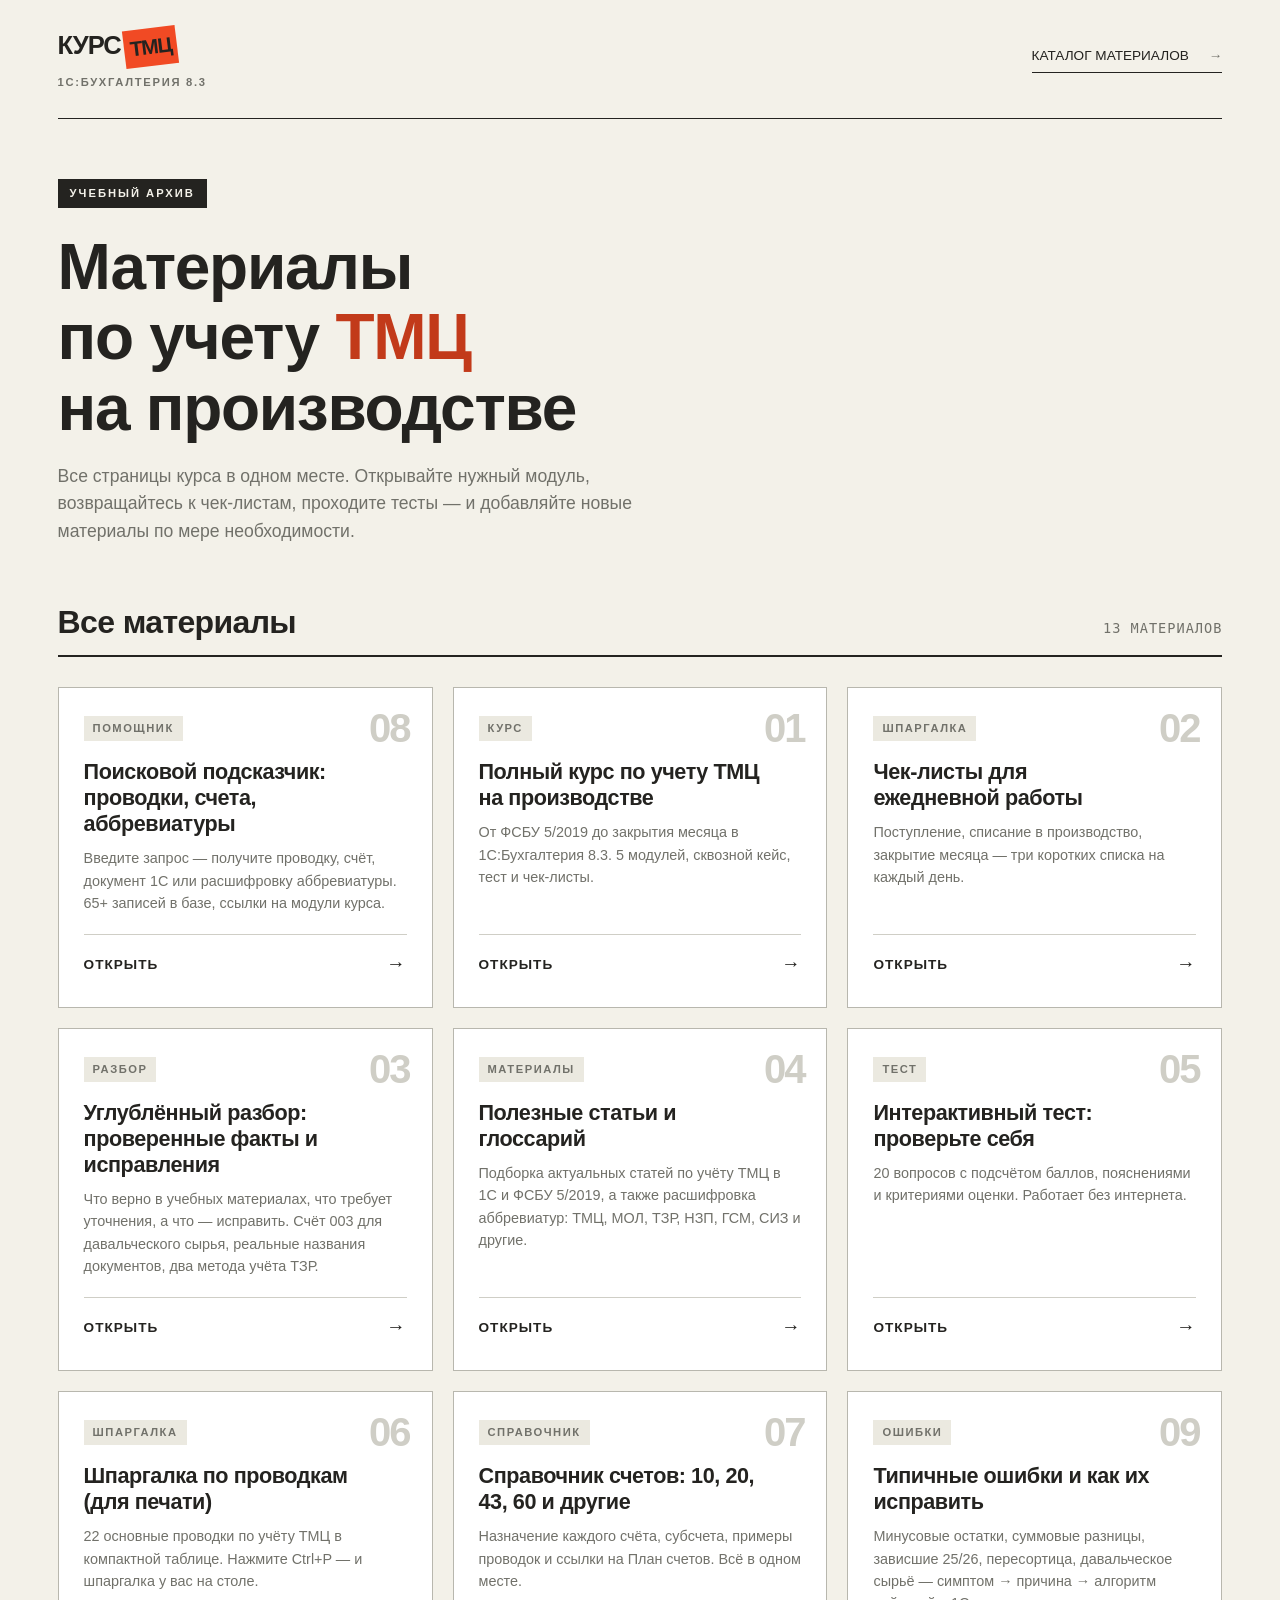
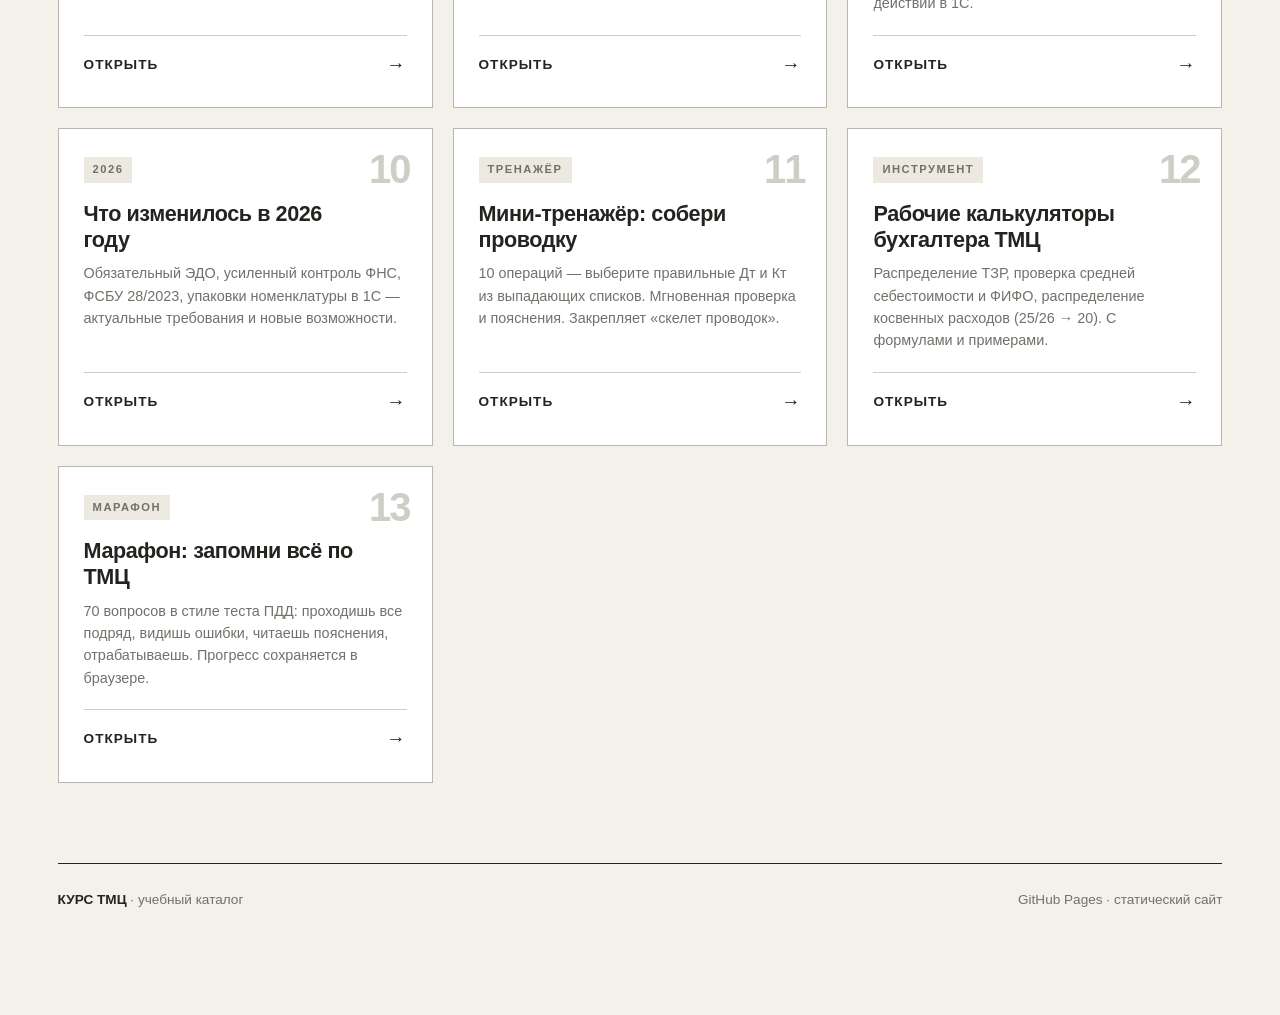
<file: index.html>
<!DOCTYPE html>
<html lang="ru">
<head>
    <meta charset="UTF-8">
    <meta name="viewport" content="width=device-width, initial-scale=1.0">
    <title>Каталог материалов · 1С:Бухгалтерия 8.3</title>
    <!-- Подключаем общий файл стилей -->
    <link rel="stylesheet" href="style.css">
</head>
<body>

    <header class="header">
        <a href="index.html" class="wordmark">
            КУРС<span>ТМЦ</span>
            <i>1С:БУХГАЛТЕРИЯ 8.3</i>
        </a>
        <div class="header-nav">
            КАТАЛОГ МАТЕРИАЛОВ <span>→</span>
        </div>
    </header>

    <div class="page-wrap">

        <section class="hero">
            <div class="hero-tag">УЧЕБНЫЙ АРХИВ</div>
            <h1>Материалы<br>по учету <em>ТМЦ</em><br>на производстве</h1>
            <p class="hero-desc">
                Все страницы курса в одном месте. Открывайте нужный модуль,
                возвращайтесь к чек-листам, проходите тесты — и добавляйте новые материалы по мере необходимости.
            </p>
        </section>

        <section>
            <div class="catalog-header">
                <h2>Все материалы</h2>
                <div class="catalog-count" id="catalogCount">—</div>
            </div>
            <div class="grid" id="grid">
                <!-- Карточки рендерятся из JS -->
            </div>
        </section>

        

        <footer class="footer">
            <div><strong>КУРС ТМЦ</strong> · учебный каталог</div>
            <div>GitHub Pages · статический сайт</div>
        </footer>

    </div>

    <script>
        const materials = [
            {
                num:   "08",
                tag:   "ПОМОЩНИК",
                title: "Поисковой подсказчик: проводки, счета, аббревиатуры",
                desc:  "Введите запрос — получите проводку, счёт, документ 1С или расшифровку аббревиатуры. 65+ записей в базе, ссылки на модули курса.",
                url:   "tmc_search.html"
            },
            {
                num:   "01",
                tag:   "КУРС",
                title: "Полный курс по учету ТМЦ на производстве",
                desc:  "От ФСБУ 5/2019 до закрытия месяца в 1С:Бухгалтерия 8.3. 5 модулей, сквозной кейс, тест и чек-листы.",
                url:   "tmc_deepseek.html" /* Имя вашего файла с курсом */
            },
            {
                num:   "02",
                tag:   "ШПАРГАЛКА",
                title: "Чек-листы для ежедневной работы",
                desc:  "Поступление, списание в производство, закрытие месяца — три коротких списка на каждый день.",
                url:   "tmc_deepseek.html#checklists"
            },
            {
                num:   "03",
                tag:   "РАЗБОР",
                title: "Углублённый разбор: проверенные факты и исправления",
                desc:  "Что верно в учебных материалах, что требует уточнения, а что — исправить. Счёт 003 для давальческого сырья, реальные названия документов, два метода учёта ТЗР.",
                url:   "tmc_research.html"
            },
            {
                num:   "04",
                tag:   "МАТЕРИАЛЫ",
                title: "Полезные статьи и глоссарий",
                desc:  "Подборка актуальных статей по учёту ТМЦ в 1С и ФСБУ 5/2019, а также расшифровка аббревиатур: ТМЦ, МОЛ, ТЗР, НЗП, ГСМ, СИЗ и другие.",
                url:   "tmc_resources.html"
            },
            {
                num:   "05",
                tag:   "ТЕСТ",
                title: "Интерактивный тест: проверьте себя",
                desc:  "20 вопросов с подсчётом баллов, пояснениями и критериями оценки. Работает без интернета.",
                url:   "tmc_test.html"
            },
            {
                num:   "06",
                tag:   "ШПАРГАЛКА",
                title: "Шпаргалка по проводкам (для печати)",
                desc:  "22 основные проводки по учёту ТМЦ в компактной таблице. Нажмите Ctrl+P — и шпаргалка у вас на столе.",
                url:   "tmc_cheatsheet.html"
            },
            {
                num:   "07",
                tag:   "СПРАВОЧНИК",
                title: "Справочник счетов: 10, 20, 43, 60 и другие",
                desc:  "Назначение каждого счёта, субсчета, примеры проводок и ссылки на План счетов. Всё в одном месте.",
                url:   "tmc_accounts.html"
            },
            {
                num:   "09",
                tag:   "ОШИБКИ",
                title: "Типичные ошибки и как их исправить",
                desc:  "Минусовые остатки, суммовые разницы, зависшие 25/26, пересортица, давальческое сырьё — симптом → причина → алгоритм действий в 1С.",
                url:   "tmc_errors.html"
            },
            {
                num:   "10",
                tag:   "2026",
                title: "Что изменилось в 2026 году",
                desc:  "Обязательный ЭДО, усиленный контроль ФНС, ФСБУ 28/2023, упаковки номенклатуры в 1С — актуальные требования и новые возможности.",
                url:   "tmc_2026.html"
            },
            {
                num:   "11",
                tag:   "ТРЕНАЖЁР",
                title: "Мини-тренажёр: собери проводку",
                desc:  "10 операций — выберите правильные Дт и Кт из выпадающих списков. Мгновенная проверка и пояснения. Закрепляет «скелет проводок».",
                url:   "tmc_trainer.html"
            },
            {
                num:   "12",
                tag:   "ИНСТРУМЕНТ",
                title: "Рабочие калькуляторы бухгалтера ТМЦ",
                desc:  "Распределение ТЗР, проверка средней себестоимости и ФИФО, распределение косвенных расходов (25/26 → 20). С формулами и примерами.",
                url:   "tmc_calculator.html"
            },
            {
                num:   "13",
                tag:   "МАРАФОН",
                title: "Марафон: запомни всё по ТМЦ",
                desc:  "70 вопросов в стиле теста ПДД: проходишь все подряд, видишь ошибки, читаешь пояснения, отрабатываешь. Прогресс сохраняется в браузере.",
                url:   "tmc_marathon.html"
            }
        ];

        (function render() {
            const grid = document.getElementById('grid');
            const count = document.getElementById('catalogCount');

            if (!materials.length) {
                grid.innerHTML = '<div class="empty-state"><p>Пока нет ни одного материала.</p></div>';
                count.textContent = '0 материалов';
                return;
            }

            grid.innerHTML = materials.map(item => `
                <a class="card" href="${item.url}">
                    <span class="card-num">${item.num}</span>
                    <span class="card-tag">${item.tag}</span>
                    <h3 class="card-title">${item.title}</h3>
                    <p class="card-desc">${item.desc}</p>
                    <div class="card-cta">Открыть <span>→</span></div>
                </a>
            `).join('');

            const word = materials.length === 1 ? 'материал' : materials.length < 5 ? 'материала' : 'материалов';
            count.textContent = `${materials.length} ${word}`;
        })();
    </script>
</body>
</html>
</file>
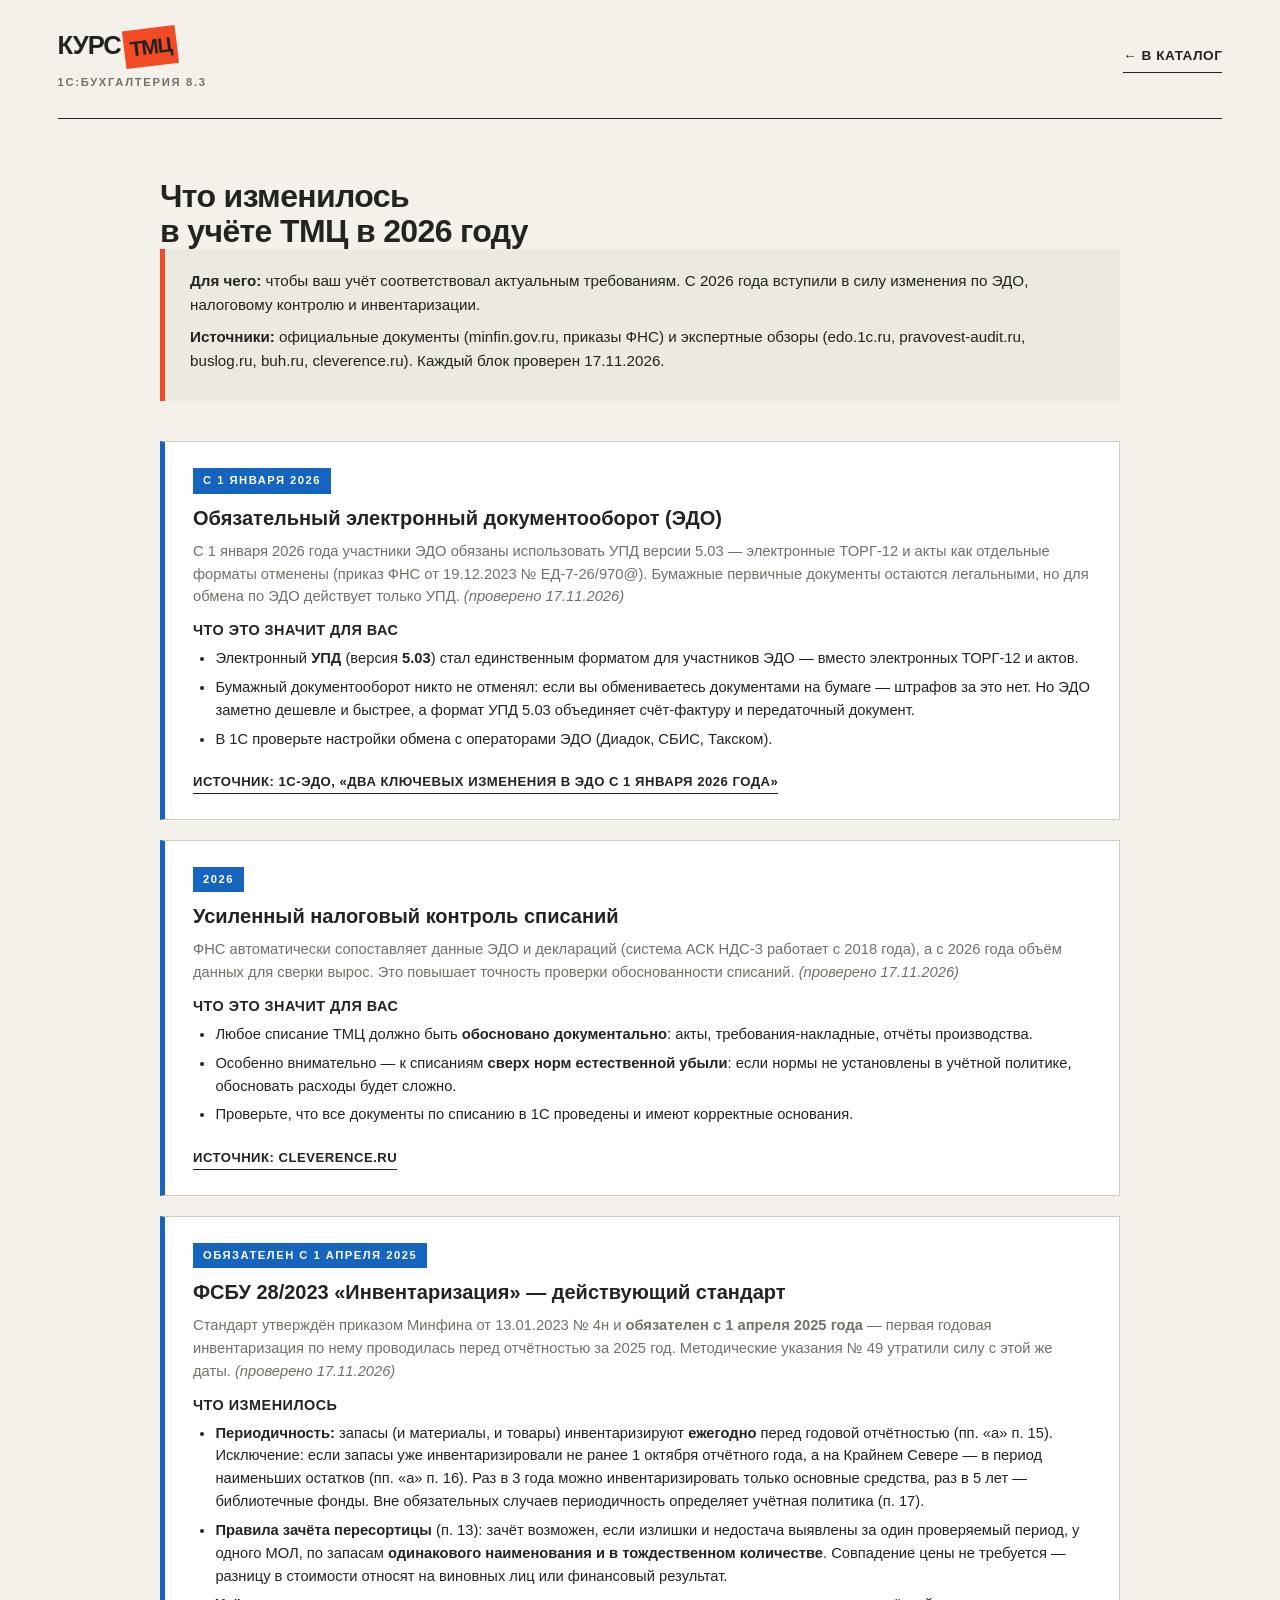
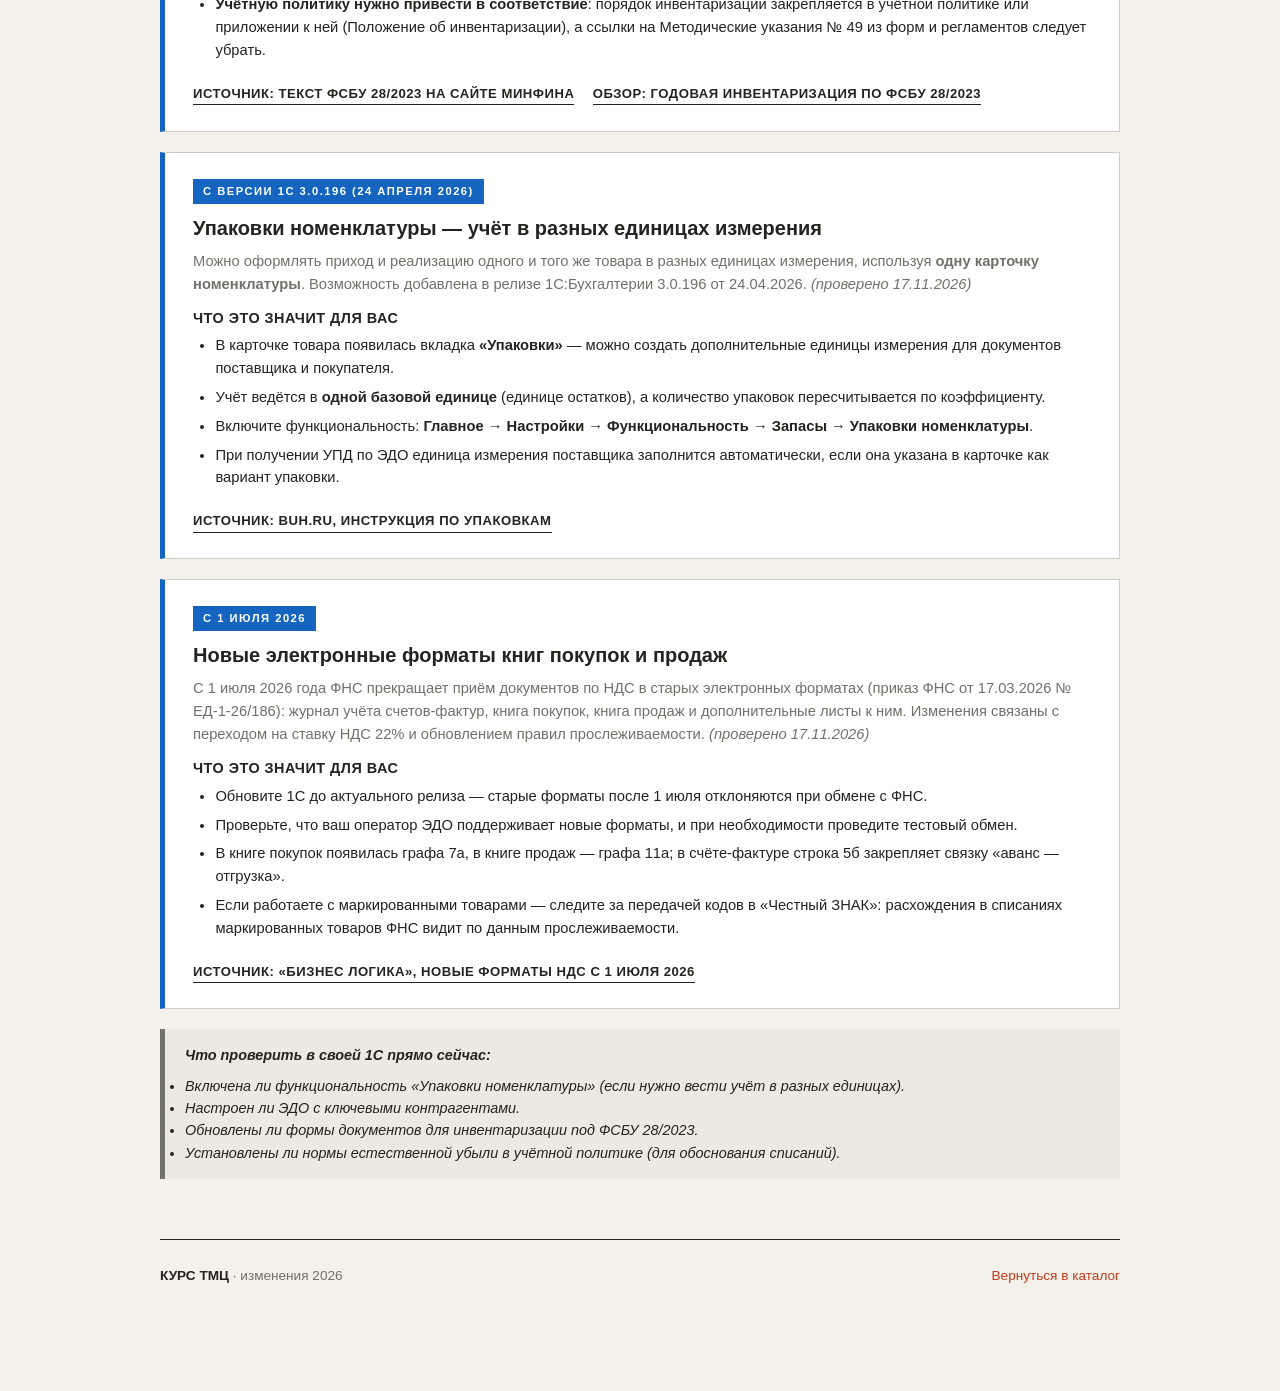
<file: tmc_2026.html>
<!DOCTYPE html>
<html lang="ru">
<head>
    <meta charset="UTF-8">
    <meta name="viewport" content="width=device-width, initial-scale=1.0">
    <title>Что изменилось в учёте ТМЦ в 2026 году</title>
    <link rel="stylesheet" href="style.css">
    <style>
        .change-card {
            background: var(--p-white);
            border: 1px solid var(--color-border);
            border-left: 5px solid #1565c0;
            padding: 25px 28px;
            margin-bottom: 20px;
        }
        .change-date {
            display: inline-block;
            font-size: 0.7rem;
            letter-spacing: 1.5px;
            font-weight: 700;
            padding: 4px 10px;
            background: #1565c0;
            color: white;
            text-transform: uppercase;
            margin-bottom: 12px;
        }
        .change-title {
            font-family: var(--font-display);
            font-size: 1.25rem;
            font-weight: 700;
            margin-bottom: 10px;
            line-height: 1.2;
        }
        .change-desc {
            font-size: 0.92rem;
            color: var(--color-text-muted);
            margin-bottom: 15px;
        }
        .change-what h4 {
            font-family: var(--font-text);
            font-weight: 700;
            font-size: 0.9rem;
            text-transform: uppercase;
            letter-spacing: 0.5px;
            margin: 15px 0 8px 0;
            color: var(--color-text);
        }
        .change-what ul {
            margin: 0 0 10px 0;
            padding-left: 1.4em;
        }
        .change-what li { margin-bottom: 6px; font-size: 0.92rem; }
        .source-link {
            display: inline-block;
            margin-top: 12px;
            font-size: 0.82rem;
            font-weight: 700;
            text-transform: uppercase;
            letter-spacing: 0.5px;
            border-bottom: 1px solid var(--color-text);
            color: var(--color-text);
        }
        .source-link:hover { color: var(--color-accent-text); border-bottom-color: var(--color-accent-text); }
        .law-ref {
            font-size: 0.8rem;
            color: var(--color-text-muted);
            font-style: italic;
            margin-top: 8px;
        }
    </style>
</head>
<body>

    <header class="header">
        <a href="index.html" class="wordmark">КУРС<span>ТМЦ</span><i>1С:БУХГАЛТЕРИЯ 8.3</i></a>
        <div class="header-nav"><a href="index.html">← В КАТАЛОГ</a></div>
    </header>

    <div class="course-wrap">

        <h1>Что изменилось<br>в учёте ТМЦ в 2026 году</h1>

        <div class="course-info">
            <p><strong>Для чего:</strong> чтобы ваш учёт соответствовал актуальным требованиям. С 2026 года вступили в силу изменения по ЭДО, налоговому контролю и инвентаризации.</p>
            <p><strong>Источники:</strong> официальные документы (minfin.gov.ru, приказы ФНС) и экспертные обзоры (edo.1c.ru, pravovest-audit.ru, buslog.ru, buh.ru, cleverence.ru). Каждый блок проверен 17.11.2026.</p>
        </div>

        <!-- Изменение 1 -->
        <div class="change-card">
            <span class="change-date">С 1 января 2026</span>
            <div class="change-title">Обязательный электронный документооборот (ЭДО)</div>
            <div class="change-desc">
                С 1 января 2026 года участники ЭДО обязаны использовать УПД версии 5.03 — электронные ТОРГ-12 и акты как отдельные форматы отменены (приказ ФНС от 19.12.2023 № ЕД-7-26/970@). Бумажные первичные документы остаются легальными, но для обмена по ЭДО действует только УПД. <em>(проверено 17.11.2026)</em>
            </div>
            <div class="change-what">
                <h4>Что это значит для вас</h4>
                <ul>
                    <li>Электронный <strong>УПД</strong> (версия <strong>5.03</strong>) стал единственным форматом для участников ЭДО — вместо электронных ТОРГ-12 и актов.</li>
                    <li>Бумажный документооборот никто не отменял: если вы обмениваетесь документами на бумаге — штрафов за это нет. Но ЭДО заметно дешевле и быстрее, а формат УПД 5.03 объединяет счёт-фактуру и передаточный документ.</li>
                    <li>В 1С проверьте настройки обмена с операторами ЭДО (Диадок, СБИС, Такском).</li>
                </ul>
            </div>
            <a href="https://edo.1c.ru/news/dva-klyuchevykh-izmeneniya-v-edo-s-1-yanvarya-2026-goda" class="source-link" target="_blank">Источник: 1С-ЭДО, «Два ключевых изменения в ЭДО с 1 января 2026 года»</a>
        </div>

        <!-- Изменение 2 -->
        <div class="change-card">
            <span class="change-date">2026</span>
            <div class="change-title">Усиленный налоговый контроль списаний</div>
            <div class="change-desc">
                ФНС автоматически сопоставляет данные ЭДО и деклараций (система АСК НДС-3 работает с 2018 года), а с 2026 года объём данных для сверки вырос. Это повышает точность проверки обоснованности списаний. <em>(проверено 17.11.2026)</em>
            </div>
            <div class="change-what">
                <h4>Что это значит для вас</h4>
                <ul>
                    <li>Любое списание ТМЦ должно быть <strong>обосновано документально</strong>: акты, требования-накладные, отчёты производства.</li>
                    <li>Особенно внимательно — к списаниям <strong>сверх норм естественной убыли</strong>: если нормы не установлены в учётной политике, обосновать расходы будет сложно.</li>
                    <li>Проверьте, что все документы по списанию в 1С проведены и имеют корректные основания.</li>
                </ul>
            </div>
            <a href="https://www.cleverence.ru/articles/bukhgalteriya/uchet-tmts-na-predpriyatii-pravila-poryadok-i-metody-spisaniya-tovarno-materialnykh-tsennostey-v-org/" class="source-link" target="_blank">Источник: cleverence.ru</a>
        </div>

        <!-- Изменение 3 -->
        <div class="change-card">
            <span class="change-date">Обязателен с 1 апреля 2025</span>
            <div class="change-title">ФСБУ 28/2023 «Инвентаризация» — действующий стандарт</div>
            <div class="change-desc">
                Стандарт утверждён приказом Минфина от 13.01.2023 № 4н и <strong>обязателен с 1 апреля 2025 года</strong> — первая годовая инвентаризация по нему проводилась перед отчётностью за 2025 год. Методические указания № 49 утратили силу с этой же даты. <em>(проверено 17.11.2026)</em>
            </div>
            <div class="change-what">
                <h4>Что изменилось</h4>
                <ul>
                    <li><strong>Периодичность:</strong> запасы (и материалы, и товары) инвентаризируют <strong>ежегодно</strong> перед годовой отчётностью (пп. «а» п. 15). Исключение: если запасы уже инвентаризировали не ранее 1 октября отчётного года, а на Крайнем Севере — в период наименьших остатков (пп. «а» п. 16). Раз в 3 года можно инвентаризировать только основные средства, раз в 5 лет — библиотечные фонды. Вне обязательных случаев периодичность определяет учётная политика (п. 17).</li>
                    <li><strong>Правила зачёта пересортицы</strong> (п. 13): зачёт возможен, если излишки и недостача выявлены за один проверяемый период, у одного МОЛ, по запасам <strong>одинакового наименования и в тождественном количестве</strong>. Совпадение цены не требуется — разницу в стоимости относят на виновных лиц или финансовый результат.</li>
                    <li><strong>Учётную политику нужно привести в соответствие</strong>: порядок инвентаризации закрепляется в учётной политике или приложении к ней (Положение об инвентаризации), а ссылки на Методические указания № 49 из форм и регламентов следует убрать.</li>
                </ul>
            </div>
            <a href="https://minfin.gov.ru/ru/document?id_4=301717" class="source-link" target="_blank">Источник: текст ФСБУ 28/2023 на сайте Минфина</a>
            <a href="https://pravovest-audit.ru/nashi-statii-nalogi-i-buhuchet/provedenie-godovoy-inventarizatsii-v-2025-godu-po-fsbu-28-2023/" class="source-link" target="_blank" style="margin-left: 14px;">Обзор: годовая инвентаризация по ФСБУ 28/2023</a>
        </div>

        <!-- Изменение 4 -->
        <div class="change-card">
            <span class="change-date">С версии 1С 3.0.196 (24 апреля 2026)</span>
            <div class="change-title">Упаковки номенклатуры — учёт в разных единицах измерения</div>
            <div class="change-desc">
                Можно оформлять приход и реализацию одного и того же товара в разных единицах измерения, используя <strong>одну карточку номенклатуры</strong>. Возможность добавлена в релизе 1С:Бухгалтерии 3.0.196 от 24.04.2026. <em>(проверено 17.11.2026)</em>
            </div>
            <div class="change-what">
                <h4>Что это значит для вас</h4>
                <ul>
                    <li>В карточке товара появилась вкладка <strong>«Упаковки»</strong> — можно создать дополнительные единицы измерения для документов поставщика и покупателя.</li>
                    <li>Учёт ведётся в <strong>одной базовой единице</strong> (единице остатков), а количество упаковок пересчитывается по коэффициенту.</li>
                    <li>Включите функциональность: <strong>Главное → Настройки → Функциональность → Запасы → Упаковки номенклатуры</strong>.</li>
                    <li>При получении УПД по ЭДО единица измерения поставщика заполнится автоматически, если она указана в карточке как вариант упаковки.</li>
                </ul>
            </div>
            <a href="https://buh.ru/video/1s-bukhgalteriya-8-kak-uchityvat-upakovki-nomenklatury.html" class="source-link" target="_blank">Источник: buh.ru, инструкция по упаковкам</a>
        </div>

        <!-- Изменение 5 -->
        <div class="change-card">
            <span class="change-date">С 1 июля 2026</span>
            <div class="change-title">Новые электронные форматы книг покупок и продаж</div>
            <div class="change-desc">
                С 1 июля 2026 года ФНС прекращает приём документов по НДС в старых электронных форматах (приказ ФНС от 17.03.2026 № ЕД-1-26/186): журнал учёта счетов-фактур, книга покупок, книга продаж и дополнительные листы к ним. Изменения связаны с переходом на ставку НДС 22% и обновлением правил прослеживаемости. <em>(проверено 17.11.2026)</em>
            </div>
            <div class="change-what">
                <h4>Что это значит для вас</h4>
                <ul>
                    <li>Обновите 1С до актуального релиза — старые форматы после 1 июля отклоняются при обмене с ФНС.</li>
                    <li>Проверьте, что ваш оператор ЭДО поддерживает новые форматы, и при необходимости проведите тестовый обмен.</li>
                    <li>В книге покупок появилась графа 7а, в книге продаж — графа 11а; в счёте-фактуре строка 5б закрепляет связку «аванс — отгрузка».</li>
                    <li>Если работаете с маркированными товарами — следите за передачей кодов в «Честный ЗНАК»: расхождения в списаниях маркированных товаров ФНС видит по данным прослеживаемости.</li>
                </ul>
            </div>
            <a href="https://www.buslog.ru/service/articles/bp/novye-formaty-nds/" class="source-link" target="_blank">Источник: «Бизнес Логика», новые форматы НДС с 1 июля 2026</a>
        </div>

        <div class="self-check">
            <strong>Что проверить в своей 1С прямо сейчас:</strong>
            <ul style="margin-top: 8px;">
                <li>Включена ли функциональность «Упаковки номенклатуры» (если нужно вести учёт в разных единицах).</li>
                <li>Настроен ли ЭДО с ключевыми контрагентами.</li>
                <li>Обновлены ли формы документов для инвентаризации под ФСБУ 28/2023.</li>
                <li>Установлены ли нормы естественной убыли в учётной политике (для обоснования списаний).</li>
            </ul>
        </div>

        <footer class="footer">
            <div><strong>КУРС ТМЦ</strong> · изменения 2026</div>
            <div><a href="index.html">Вернуться в каталог</a></div>
        </footer>
    </div>
</body>
</html>
</file>
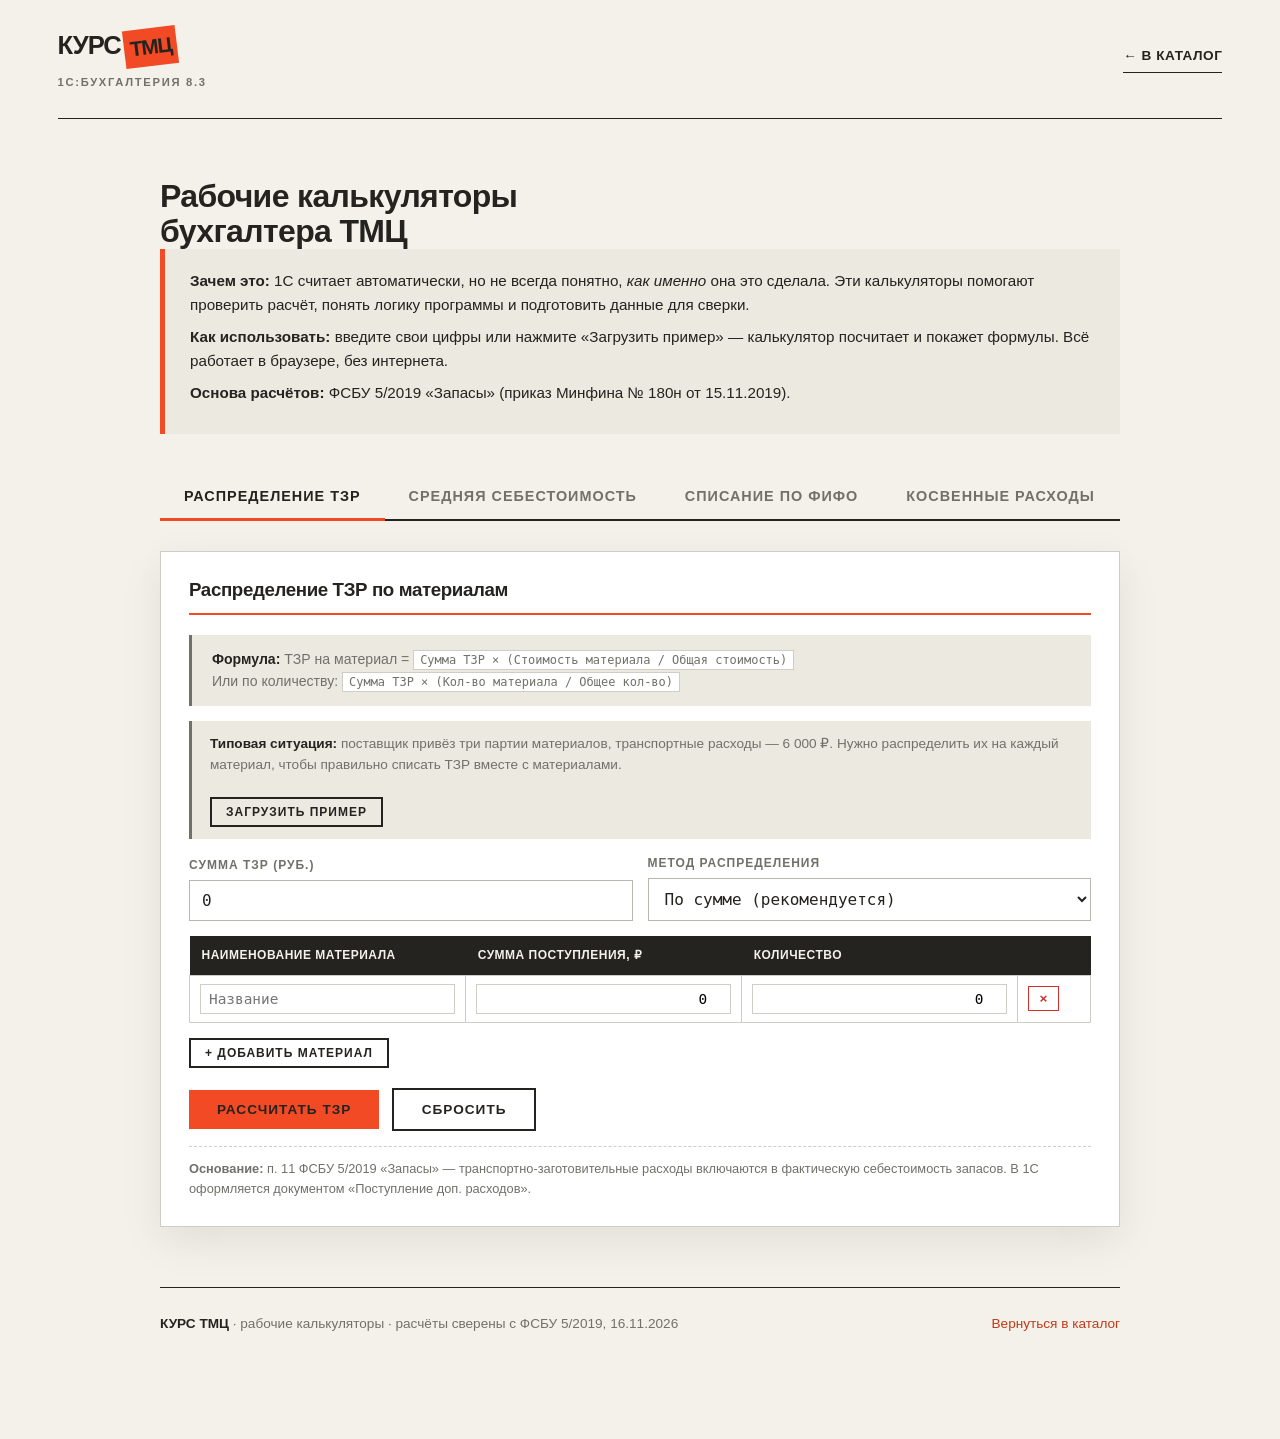
<file: tmc_calculator.html>
<!DOCTYPE html>
<html lang="ru">
<head>
    <meta charset="UTF-8">
    <meta name="viewport" content="width=device-width, initial-scale=1.0">
    <title>Рабочие калькуляторы бухгалтера ТМЦ</title>
    <link rel="stylesheet" href="style.css">
    <style>
        .tabs {
            display: flex;
            gap: 0;
            margin: 30px 0;
            border-bottom: 2px solid var(--color-text);
            flex-wrap: wrap;
        }
        .tab {
            background: transparent;
            border: none;
            padding: 14px 24px;
            font-family: var(--font-text);
            font-size: 0.9rem;
            font-weight: 700;
            text-transform: uppercase;
            letter-spacing: 1px;
            cursor: pointer;
            color: var(--color-text-muted);
            border-bottom: 3px solid transparent;
            margin-bottom: -2px;
            transition: all 0.2s;
        }
        .tab:hover { color: var(--color-text); }
        .tab.active {
            color: var(--color-text);
            border-bottom-color: var(--color-accent);
        }
        .tab-content { display: none; }
        .tab-content.active { display: block; }

        .calc-card {
            background: var(--p-white);
            border: 1px solid var(--color-border);
            padding: 28px;
            margin-bottom: 25px;
            box-shadow: var(--shadow-print);
        }
        .calc-card h3 {
            margin-top: 0;
            padding-bottom: 12px;
            border-bottom: 2px solid var(--color-accent);
            margin-bottom: 20px;
        }
        .calc-formula {
            background: var(--color-surface);
            padding: 14px 20px;
            margin: 15px 0;
            font-size: 0.88rem;
            color: var(--color-text-muted);
            border-left: 3px solid var(--color-text-muted);
        }
        .calc-formula strong { color: var(--color-text); }
        .calc-formula code {
            background: var(--p-white);
            padding: 2px 6px;
            border: 1px solid var(--color-border);
        }

        .calc-row {
            display: flex;
            gap: 15px;
            align-items: flex-end;
            margin-bottom: 15px;
            flex-wrap: wrap;
        }
        .calc-field {
            flex: 1;
            min-width: 140px;
        }
        .calc-field label {
            display: block;
            font-size: 0.75rem;
            font-weight: 700;
            text-transform: uppercase;
            letter-spacing: 1px;
            margin-bottom: 6px;
            color: var(--color-text-muted);
        }
        .calc-field input, .calc-field select {
            width: 100%;
            padding: 10px 12px;
            font-size: 1rem;
            font-family: 'DejaVu Sans Mono', monospace;
            border: 1px solid var(--color-border-strong);
            background: var(--p-white);
            color: var(--color-text);
        }
        .calc-field input:focus, .calc-field select:focus {
            outline: none;
            border-color: var(--color-accent);
        }

        table.calc-table {
            width: 100%;
            border-collapse: collapse;
            margin: 15px 0;
            font-size: 0.9rem;
        }
        table.calc-table th {
            background: var(--color-text);
            color: var(--p-paper);
            padding: 10px 12px;
            text-align: left;
            font-size: 0.75rem;
            font-weight: 700;
            text-transform: uppercase;
            letter-spacing: 0.5px;
        }
        table.calc-table td {
            padding: 8px 10px;
            border: 1px solid var(--color-border);
            vertical-align: middle;
        }
        table.calc-table input {
            width: 100%;
            padding: 6px 8px;
            font-size: 0.9rem;
            border: 1px solid var(--color-border);
            font-family: 'DejaVu Sans Mono', monospace;
            background: var(--p-white);
        }
        table.calc-table input:focus {
            outline: none;
            border-color: var(--color-accent);
        }
        table.calc-table input[type="number"] { text-align: right; }

        .calc-btn {
            background: var(--color-accent);
            color: var(--color-text);
            border: none;
            padding: 12px 28px;
            font-size: 0.85rem;
            font-weight: 700;
            text-transform: uppercase;
            letter-spacing: 1px;
            cursor: pointer;
            transition: background 0.2s;
            margin-right: 8px;
        }
        .calc-btn:hover { background: var(--color-accent-text); color: var(--p-white); }
        .calc-btn.secondary {
            background: transparent;
            color: var(--color-text);
            border: 2px solid var(--color-text);
        }
        .calc-btn.secondary:hover { background: var(--color-text); color: var(--p-paper); }
        .calc-btn.small {
            padding: 6px 14px;
            font-size: 0.75rem;
        }
        .calc-btn.danger {
            background: transparent;
            border: 1px solid #d32f2f;
            color: #d32f2f;
            padding: 4px 10px;
        }
        .calc-btn.danger:hover { background: #d32f2f; color: #fff; }

        .result-area {
            background: var(--p-paper);
            border-left: 5px solid var(--color-accent);
            padding: 20px 25px;
            margin-top: 20px;
            display: none;
        }
        .result-area.show { display: block; }
        .result-area h4 {
            margin-top: 0;
            font-family: var(--font-text);
            text-transform: uppercase;
            letter-spacing: 1px;
            font-size: 0.9rem;
            margin-bottom: 15px;
        }
        .result-total {
            font-family: 'DejaVu Sans Mono', monospace;
            font-size: 1.3rem;
            font-weight: 700;
            color: var(--color-accent-text);
            padding: 15px 0;
            border-top: 2px solid var(--color-text);
            margin-top: 15px;
        }
        .result-table th, .result-table td {
            padding: 8px 10px;
            text-align: right;
        }
        .result-table th:first-child, .result-table td:first-child {
            text-align: left;
        }
        .result-table tr.total td {
            font-weight: 700;
            background: var(--p-paper);
            border-top: 2px solid var(--color-text);
        }
        .law-note {
            font-size: 0.8rem;
            color: var(--color-text-muted);
            margin-top: 15px;
            padding-top: 12px;
            border-top: 1px dashed var(--color-border);
        }
        .law-note a { color: var(--color-accent-text); border-bottom: 1px dotted; }
        .example-hint {
            background: var(--color-surface);
            padding: 12px 18px;
            font-size: 0.85rem;
            color: var(--color-text-muted);
            margin-bottom: 15px;
            border-left: 3px solid var(--color-text-muted);
        }
        .example-hint strong { color: var(--color-text); }
    </style>
</head>
<body>

    <header class="header">
        <a href="index.html" class="wordmark">КУРС<span>ТМЦ</span><i>1С:БУХГАЛТЕРИЯ 8.3</i></a>
        <div class="header-nav"><a href="index.html">← В КАТАЛОГ</a></div>
    </header>

    <div class="course-wrap">

        <h1>Рабочие калькуляторы<br>бухгалтера ТМЦ</h1>

        <div class="course-info">
            <p><strong>Зачем это:</strong> 1С считает автоматически, но не всегда понятно, <em>как именно</em> она это сделала. Эти калькуляторы помогают проверить расчёт, понять логику программы и подготовить данные для сверки.</p>
            <p><strong>Как использовать:</strong> введите свои цифры или нажмите «Загрузить пример» — калькулятор посчитает и покажет формулы. Всё работает в браузере, без интернета.</p>
            <p><strong>Основа расчётов:</strong> ФСБУ 5/2019 «Запасы» (приказ Минфина № 180н от 15.11.2019).</p>
        </div>

        <div class="tabs">
            <button class="tab active" data-tab="tzr" onclick="switchTab('tzr')">Распределение ТЗР</button>
            <button class="tab" data-tab="avg" onclick="switchTab('avg')">Средняя себестоимость</button>
            <button class="tab" data-tab="fifo" onclick="switchTab('fifo')">Списание по ФИФО</button>
            <button class="tab" data-tab="overhead" onclick="switchTab('overhead')">Косвенные расходы</button>
        </div>

        <!-- ================= КАЛЬКУЛЯТОР ТЗР ================= -->
        <div class="tab-content active" id="tab-tzr">

            <div class="calc-card">
                <h3>Распределение ТЗР по материалам</h3>

                <div class="calc-formula">
                    <strong>Формула:</strong> ТЗР на материал = <code>Сумма ТЗР × (Стоимость материала / Общая стоимость)</code><br>
                    Или по количеству: <code>Сумма ТЗР × (Кол-во материала / Общее кол-во)</code>
                </div>

                <div class="example-hint">
                    <strong>Типовая ситуация:</strong> поставщик привёз три партии материалов, транспортные расходы — 6 000 ₽. Нужно распределить их на каждый материал, чтобы правильно списать ТЗР вместе с материалами.
                    <br><br>
                    <button class="calc-btn small secondary" onclick="loadTzrExample()">Загрузить пример</button>
                </div>

                <div class="calc-row">
                    <div class="calc-field">
                        <label>Сумма ТЗР (руб.)</label>
                        <input type="number" id="tzrTotal" value="0" step="0.01">
                    </div>
                    <div class="calc-field">
                        <label>Метод распределения</label>
                        <select id="tzrMethod">
                            <option value="amount">По сумме (рекомендуется)</option>
                            <option value="qty">По количеству</option>
                        </select>
                    </div>
                </div>

                <table class="calc-table">
                    <thead>
                        <tr>
                            <th>Наименование материала</th>
                            <th>Сумма поступления, ₽</th>
                            <th>Количество</th>
                            <th></th>
                        </tr>
                    </thead>
                    <tbody id="tzrRows"></tbody>
                </table>

                <button class="calc-btn small secondary" onclick="addTzrRow()">+ Добавить материал</button>

                <div style="margin-top: 20px;">
                    <button class="calc-btn" onclick="calcTzr()">Рассчитать ТЗР</button>
                    <button class="calc-btn secondary" onclick="resetTzr()">Сбросить</button>
                </div>

                <div class="result-area" id="tzrResult"></div>

                <div class="law-note">
                    <strong>Основание:</strong> п. 11 ФСБУ 5/2019 «Запасы» — транспортно-заготовительные расходы включаются в фактическую себестоимость запасов. В 1С оформляется документом «Поступление доп. расходов».
                </div>
            </div>

        </div>

        <!-- ================= КАЛЬКУЛЯТОР СРЕДНЕЙ С/С ================= -->
        <div class="tab-content" id="tab-avg">

            <div class="calc-card">
                <h3>Средняя себестоимость при списании (проверка 1С)</h3>

                <div class="calc-formula">
                    <strong>Формула (п. 39 ФСБУ 5/2019):</strong> средняя цена = <code>Общая стоимость запасов / Общее количество</code><br>
                    Сумма списания = <code>Средняя цена × Количество к списанию</code>
                </div>

                <div class="example-hint">
                    <strong>Типовая ситуация:</strong> за месяц было несколько поступлений по разным ценам. Нужно проверить, по какой цене 1С списала материалы в производство (по средней за месяц).
                    <br><br>
                    <button class="calc-btn small secondary" onclick="loadAvgExample()">Загрузить пример</button>
                </div>

                <table class="calc-table">
                    <thead>
                        <tr>
                            <th>Поступление (дата/партия)</th>
                            <th>Количество</th>
                            <th>Цена за ед., ₽</th>
                            <th>Сумма, ₽</th>
                            <th></th>
                        </tr>
                    </thead>
                    <tbody id="avgRows"></tbody>
                </table>

                <button class="calc-btn small secondary" onclick="addAvgRow()">+ Добавить партию</button>

                <div class="calc-row" style="margin-top: 20px;">
                    <div class="calc-field">
                        <label>Количество к списанию</label>
                        <input type="number" id="avgWriteOff" value="0">
                    </div>
                    <div class="calc-field" style="flex: 0 0 auto;">
                        <button class="calc-btn" onclick="calcAvg()">Рассчитать</button>
                    </div>
                </div>

                <div class="result-area" id="avgResult"></div>

                <div class="law-note">
                    <strong>Основание:</strong> п. 36, 39 ФСБУ 5/2019 «Запасы». В 1С при способе оценки «по средней» документы в течение месяца списывают материалы по скользящей средней цене, а при закрытии месяца регламентная операция <strong>«Корректировка стоимости номенклатуры»</strong> (в составе обработки «Закрытие месяца») доводит стоимость списаний до взвешенной средней за месяц.
                </div>
            </div>

        </div>

        <!-- ================= КАЛЬКУЛЯТОР ФИФО ================= -->
        <div class="tab-content" id="tab-fifo">

            <div class="calc-card">
                <h3>Списание материалов по методу ФИФО</h3>

                <div class="calc-formula">
                    <strong>Логика ФИФО:</strong> сначала списываются материалы из более ранних партий. Если в первой партии не хватает — берётся из второй и т.д.
                </div>

                <div class="example-hint">
                    <strong>Типовая ситуация:</strong> нужно проверить, как 1С спишет материал, если выбрана оценка по ФИФО. Партии должны быть указаны в порядке поступления.
                    <br><br>
                    <button class="calc-btn small secondary" onclick="loadFifoExample()">Загрузить пример</button>
                </div>

                <table class="calc-table">
                    <thead>
                        <tr>
                            <th>Партия (в порядке поступления)</th>
                            <th>Количество</th>
                            <th>Цена за ед., ₽</th>
                            <th></th>
                        </tr>
                    </thead>
                    <tbody id="fifoRows"></tbody>
                </table>

                <button class="calc-btn small secondary" onclick="addFifoRow()">+ Добавить партию</button>

                <div class="calc-row" style="margin-top: 20px;">
                    <div class="calc-field">
                        <label>Количество к списанию</label>
                        <input type="number" id="fifoWriteOff" value="0">
                    </div>
                    <div class="calc-field" style="flex: 0 0 auto;">
                        <button class="calc-btn" onclick="calcFifo()">Рассчитать</button>
                    </div>
                </div>

                <div class="result-area" id="fifoResult"></div>

                <div class="law-note">
                    <strong>Основание:</strong> п. 36 ФСБУ 5/2019 «Запасы». Метод ФИФО может применяться, если это закреплено в учётной политике. В 1С настраивается: Главное → Учётная политика → Метод оценки МПЗ.
                </div>
            </div>

        </div>

        <!-- ================= РАСПРЕДЕЛЕНИЕ КОСВЕННЫХ ================= -->
        <div class="tab-content" id="tab-overhead">

            <div class="calc-card">
                <h3>Распределение косвенных расходов (25, 26 → 20)</h3>

                <div class="calc-formula">
                    <strong>Формула:</strong> на продукт = <code>Сумма косвенных × (База продукта / Общая база)</code><br>
                    База распределения задаётся в учётной политике: зарплата, материалы, объём выпуска.
                </div>

                <div class="example-hint">
                    <strong>Типовая ситуация:</strong> в конце месяца нужно распределить общепроизводственные (25) и общехозяйственные (26) расходы между видами продукции пропорционально выбранной базе.
                    <br><br>
                    <button class="calc-btn small secondary" onclick="loadOverheadExample()">Загрузить пример</button>
                </div>

                <div class="calc-row">
                    <div class="calc-field">
                        <label>Общая сумма косвенных расходов, ₽</label>
                        <input type="number" id="overheadTotal" value="0" step="0.01">
                    </div>
                    <div class="calc-field">
                        <label>База распределения</label>
                        <select id="overheadBase">
                            <option value="salary">Основная зарплата производственных рабочих</option>
                            <option value="materials">Материальные затраты</option>
                            <option value="output">Объём выпуска (шт., т)</option>
                        </select>
                    </div>
                </div>

                <table class="calc-table">
                    <thead>
                        <tr>
                            <th>Вид продукции</th>
                            <th>Значение базы</th>
                            <th></th>
                        </tr>
                    </thead>
                    <tbody id="overheadRows"></tbody>
                </table>

                <button class="calc-btn small secondary" onclick="addOverheadRow()">+ Добавить продукт</button>

                <div style="margin-top: 20px;">
                    <button class="calc-btn" onclick="calcOverhead()">Рассчитать</button>
                </div>

                <div class="result-area" id="overheadResult"></div>

                <div class="law-note">
                    <strong>Основание:</strong> способ распределения косвенных расходов закрепляется в учётной политике. В 1С настраивается: Главное → Учётная политика → Косвенные расходы. В налоговом учёте — ст. 318–319 НК РФ.
                </div>
            </div>

        </div>

        <footer class="footer">
            <div><strong>КУРС ТМЦ</strong> · рабочие калькуляторы · расчёты сверены с ФСБУ 5/2019, 16.11.2026</div>
            <div><a href="index.html">Вернуться в каталог</a></div>
        </footer>
    </div>

    <script>
        // ==================== СЛУЖЕБНОЕ ====================
        function esc(s) {
            return String(s).replace(/&/g, '&amp;').replace(/</g, '&lt;').replace(/>/g, '&gt;').replace(/"/g, '&quot;').replace(/'/g, '&#39;');
        }

        // ==================== ПЕРЕКЛЮЧЕНИЕ ВКЛАДОК ====================
        function switchTab(name) {
            document.querySelectorAll('.tab').forEach(t => t.classList.remove('active'));
            document.querySelectorAll('.tab-content').forEach(t => t.classList.remove('active'));
            document.querySelector(`.tab[data-tab="${name}"]`).classList.add('active');
            document.getElementById(`tab-${name}`).classList.add('active');
        }

        // ==================== КАЛЬКУЛЯТОР ТЗР ====================
        let tzrRows = [{name: '', amount: 0, qty: 0}];

        function renderTzrRows() {
            document.getElementById('tzrRows').innerHTML = tzrRows.map((r, i) => `
                <tr>
                    <td><input value="${esc(r.name)}" placeholder="Название" onchange="tzrRows[${i}].name=this.value"></td>
                    <td><input type="number" value="${r.amount}" step="0.01" onchange="tzrRows[${i}].amount=+this.value"></td>
                    <td><input type="number" value="${r.qty}" onchange="tzrRows[${i}].qty=+this.value"></td>
                    <td><button class="calc-btn danger" onclick="removeTzrRow(${i})">×</button></td>
                </tr>
            `).join('');
        }
        function addTzrRow() { tzrRows.push({name: '', amount: 0, qty: 0}); renderTzrRows(); }
        function removeTzrRow(i) { tzrRows.splice(i, 1); renderTzrRows(); }
        function resetTzr() {
            tzrRows = [{name: '', amount: 0, qty: 0}];
            document.getElementById('tzrTotal').value = 0;
            document.getElementById('tzrResult').classList.remove('show');
            renderTzrRows();
        }
        function loadTzrExample() {
            document.getElementById('tzrTotal').value = 6000;
            tzrRows = [
                {name: 'Сталь листовая 2 мм', amount: 50000, qty: 100},
                {name: 'Краска порошковая', amount: 16000, qty: 20},
                {name: 'Болт М8', amount: 3000, qty: 200}
            ];
            document.getElementById('tzrMethod').value = 'amount';
            renderTzrRows();
        }

        function calcTzr() {
            const total = +document.getElementById('tzrTotal').value;
            const method = document.getElementById('tzrMethod').value;

            if (total <= 0) { alert('Введите сумму ТЗР.'); return; }

            const baseValues = tzrRows.map(r => method === 'amount' ? r.amount : r.qty);
            const baseSum = baseValues.reduce((a, b) => a + b, 0);

            if (baseSum <= 0) { alert('Введите данные по материалам (сумму или количество).'); return; }

            let resultHtml = '<h4>Результат распределения ТЗР</h4>';
            resultHtml += '<table class="result-table calc-table"><thead><tr>';
            resultHtml += '<th>Материал</th><th>Сумма поступления, ₽</th>';
            resultHtml += '<th>Доля, %</th><th>ТЗР, ₽</th><th>Стоимость с ТЗР, ₽</th>';
            resultHtml += '</tr></thead><tbody>';

            let totalCostFinal = 0;
            let totalBase = 0;

            tzrRows.forEach((r, i) => {
                const base = baseValues[i];
                const share = base / baseSum;
                const tzrShare = total * share;
                const costFinal = r.amount + tzrShare;
                totalCostFinal += costFinal;
                totalBase += r.amount;

                resultHtml += `<tr>
                    <td>${esc(r.name) || 'Без названия'}</td>
                    <td>${r.amount.toLocaleString('ru-RU', {minimumFractionDigits: 2})}</td>
                    <td>${(share * 100).toFixed(2)}</td>
                    <td><strong>${tzrShare.toLocaleString('ru-RU', {minimumFractionDigits: 2})}</strong></td>
                    <td>${costFinal.toLocaleString('ru-RU', {minimumFractionDigits: 2})}</td>
                </tr>`;
            });

            resultHtml += `<tr class="total">
                <td>Итого</td>
                <td>${totalBase.toLocaleString('ru-RU', {minimumFractionDigits: 2})}</td>
                <td>100.00</td>
                <td>${total.toLocaleString('ru-RU', {minimumFractionDigits: 2})}</td>
                <td>${totalCostFinal.toLocaleString('ru-RU', {minimumFractionDigits: 2})}</td>
            </tr>`;
            resultHtml += '</tbody></table>';

            resultHtml += `<div class="result-total">Проверка: ${totalBase.toLocaleString('ru-RU')} + ${total.toLocaleString('ru-RU')} = ${totalCostFinal.toLocaleString('ru-RU', {minimumFractionDigits: 2})} ₽</div>`;

            resultHtml += '<p style="margin-top: 15px; font-size: 0.85rem; color: var(--color-text-muted);">Сверьте эти цифры с проводками в 1С: сумма Дт 10.01 по каждому материалу должна увеличиться на рассчитанную сумму ТЗР.</p>';

            const res = document.getElementById('tzrResult');
            res.innerHTML = resultHtml;
            res.classList.add('show');
        }

        // ==================== СРЕДНЯЯ СЕБЕСТОИМОСТЬ ====================
        let avgRows = [{name: '', qty: 0, price: 0}];

        function renderAvgRows() {
            document.getElementById('avgRows').innerHTML = avgRows.map((r, i) => `
                <tr>
                    <td><input value="${esc(r.name)}" placeholder="Партия" onchange="avgRows[${i}].name=this.value"></td>
                    <td><input type="number" value="${r.qty}" onchange="avgRows[${i}].qty=+this.value;renderAvgRows()"></td>
                    <td><input type="number" value="${r.price}" step="0.01" onchange="avgRows[${i}].price=+this.value;renderAvgRows()"></td>
                    <td>${(r.qty * r.price).toLocaleString('ru-RU', {minimumFractionDigits: 2})}</td>
                    <td><button class="calc-btn danger" onclick="removeAvgRow(${i})">×</button></td>
                </tr>
            `).join('');
        }
        function addAvgRow() { avgRows.push({name: '', qty: 0, price: 0}); renderAvgRows(); }
        function removeAvgRow(i) { avgRows.splice(i, 1); renderAvgRows(); }
        function loadAvgExample() {
            avgRows = [
                {name: '01.03 — партия 1', qty: 100, price: 500},
                {name: '10.03 — партия 2', qty: 50, price: 550},
                {name: '20.03 — партия 3', qty: 80, price: 520}
            ];
            document.getElementById('avgWriteOff').value = 180;
            renderAvgRows();
        }

        function calcAvg() {
            const writeOff = +document.getElementById('avgWriteOff').value;
            const totalQty = avgRows.reduce((s, r) => s + r.qty, 0);
            const totalSum = avgRows.reduce((s, r) => s + r.qty * r.price, 0);

            if (totalQty <= 0) { alert('Введите данные по партиям.'); return; }
            if (writeOff > totalQty) { alert('Количество к списанию превышает общее количество на складе.'); return; }

            const avgPrice = totalSum / totalQty;
            const writeOffSum = avgPrice * writeOff;
            const remainQty = totalQty - writeOff;
            const remainSum = totalSum - writeOffSum;

            let html = '<h4>Результат расчёта</h4>';
            html += `<div class="result-total">Средняя цена за единицу: ${avgPrice.toLocaleString('ru-RU', {minimumFractionDigits: 2})} ₽</div>`;

            html += '<table class="result-table calc-table"><thead><tr>';
            html += '<th>Показатель</th><th>Количество</th><th>Сумма, ₽</th>';
            html += '</tr></thead><tbody>';
            html += `<tr><td>Всего поступило</td><td>${totalQty.toLocaleString('ru-RU')}</td><td>${totalSum.toLocaleString('ru-RU', {minimumFractionDigits: 2})}</td></tr>`;
            html += `<tr><td>Списано</td><td>${writeOff.toLocaleString('ru-RU')}</td><td><strong>${writeOffSum.toLocaleString('ru-RU', {minimumFractionDigits: 2})}</strong></td></tr>`;
            html += `<tr class="total"><td>Остаток</td><td>${remainQty.toLocaleString('ru-RU')}</td><td>${remainSum.toLocaleString('ru-RU', {minimumFractionDigits: 2})}</td></tr>`;
            html += '</tbody></table>';

            html += `<p style="margin-top: 15px; font-size: 0.88rem;"><strong>Что проверить в 1С:</strong> после закрытия месяца откройте ОСВ по счёту 10 в разрезе этой номенклатуры. Сумма кредитового оборота (списание) должна быть равна <strong>${writeOffSum.toLocaleString('ru-RU', {minimumFractionDigits: 2})} ₽</strong>. Если в 1С получилось иначе — проверьте партии и даты документов.</p>`;

            const res = document.getElementById('avgResult');
            res.innerHTML = html;
            res.classList.add('show');
        }

        // ==================== ФИФО ====================
        let fifoRows = [{name: '', qty: 0, price: 0}];

        function renderFifoRows() {
            document.getElementById('fifoRows').innerHTML = fifoRows.map((r, i) => `
                <tr>
                    <td><input value="${esc(r.name)}" placeholder="Партия" onchange="fifoRows[${i}].name=this.value"></td>
                    <td><input type="number" value="${r.qty}" onchange="fifoRows[${i}].qty=+this.value"></td>
                    <td><input type="number" value="${r.price}" step="0.01" onchange="fifoRows[${i}].price=+this.value"></td>
                    <td><button class="calc-btn danger" onclick="removeFifoRow(${i})">×</button></td>
                </tr>
            `).join('');
        }
        function addFifoRow() { fifoRows.push({name: '', qty: 0, price: 0}); renderFifoRows(); }
        function removeFifoRow(i) { fifoRows.splice(i, 1); renderFifoRows(); }
        function loadFifoExample() {
            fifoRows = [
                {name: 'Партия 1 (01.03)', qty: 100, price: 500},
                {name: 'Партия 2 (10.03)', qty: 50, price: 550},
                {name: 'Партия 3 (20.03)', qty: 80, price: 520}
            ];
            document.getElementById('fifoWriteOff').value = 180;
            renderFifoRows();
        }

        function calcFifo() {
            const writeOff = +document.getElementById('fifoWriteOff').value;
            const totalQty = fifoRows.reduce((s, r) => s + r.qty, 0);

            if (totalQty <= 0) { alert('Введите данные по партиям.'); return; }
            if (writeOff > totalQty) { alert('Количество к списанию превышает остаток.'); return; }

            let remaining = writeOff;
            let totalSum = 0;
            const detail = [];

            fifoRows.forEach(r => {
                if (remaining <= 0) return;
                const fromThis = Math.min(remaining, r.qty);
                const sum = fromThis * r.price;
                totalSum += sum;
                detail.push({name: r.name, qty: fromThis, price: r.price, sum});
                remaining -= fromThis;
            });

            let html = '<h4>Результат списания по ФИФО</h4>';
            html += '<table class="result-table calc-table"><thead><tr>';
            html += '<th>Из какой партии</th><th>Кол-во</th><th>Цена, ₽</th><th>Сумма, ₽</th>';
            html += '</tr></thead><tbody>';

            detail.forEach(d => {
                html += `<tr>
                    <td>${esc(d.name) || 'Без названия'}</td>
                    <td>${d.qty}</td>
                    <td>${d.price.toLocaleString('ru-RU', {minimumFractionDigits: 2})}</td>
                    <td>${d.sum.toLocaleString('ru-RU', {minimumFractionDigits: 2})}</td>
                </tr>`;
            });

            html += `<tr class="total"><td colspan="3">Итого списано</td><td>${totalSum.toLocaleString('ru-RU', {minimumFractionDigits: 2})}</td></tr>`;
            html += '</tbody></table>';

            html += `<p style="margin-top: 15px; font-size: 0.88rem;"><strong>Средняя цена списания:</strong> ${(totalSum / writeOff).toLocaleString('ru-RU', {minimumFractionDigits: 2})} ₽ за единицу</p>`;
            html += `<p style="font-size: 0.85rem; color: var(--color-text-muted);">В 1С при методе ФИФО сумма списания = <strong>${totalSum.toLocaleString('ru-RU', {minimumFractionDigits: 2})} ₽</strong>. Сверьте с проводкой Дт 20 — Кт 10.</p>`;

            const res = document.getElementById('fifoResult');
            res.innerHTML = html;
            res.classList.add('show');
        }

        // ==================== КОСВЕННЫЕ РАСХОДЫ ====================
        let overheadRows = [{name: '', base: 0}];

        function renderOverheadRows() {
            document.getElementById('overheadRows').innerHTML = overheadRows.map((r, i) => `
                <tr>
                    <td><input value="${esc(r.name)}" placeholder="Продукция" onchange="overheadRows[${i}].name=this.value"></td>
                    <td><input type="number" value="${r.base}" step="0.01" onchange="overheadRows[${i}].base=+this.value"></td>
                    <td><button class="calc-btn danger" onclick="removeOverheadRow(${i})">×</button></td>
                </tr>
            `).join('');
        }
        function addOverheadRow() { overheadRows.push({name: '', base: 0}); renderOverheadRows(); }
        function removeOverheadRow(i) { overheadRows.splice(i, 1); renderOverheadRows(); }
        function loadOverheadExample() {
            document.getElementById('overheadTotal').value = 120000;
            document.getElementById('overheadBase').value = 'salary';
            overheadRows = [
                {name: 'Изделие А', base: 80000},
                {name: 'Изделие Б', base: 40000}
            ];
            renderOverheadRows();
        }

        function calcOverhead() {
            const total = +document.getElementById('overheadTotal').value;
            const baseSum = overheadRows.reduce((s, r) => s + r.base, 0);

            if (total <= 0) { alert('Введите сумму косвенных расходов.'); return; }
            if (baseSum <= 0) { alert('Введите значения базы для продуктов.'); return; }

            let html = '<h4>Результат распределения</h4>';
            html += '<table class="result-table calc-table"><thead><tr>';
            html += '<th>Продукция</th><th>База</th><th>Доля, %</th><th>Косвенные, ₽</th>';
            html += '</tr></thead><tbody>';

            overheadRows.forEach(r => {
                const share = r.base / baseSum;
                const amount = total * share;
                html += `<tr>
                    <td>${esc(r.name) || 'Без названия'}</td>
                    <td>${r.base.toLocaleString('ru-RU')}</td>
                    <td>${(share * 100).toFixed(2)}</td>
                    <td><strong>${amount.toLocaleString('ru-RU', {minimumFractionDigits: 2})}</strong></td>
                </tr>`;
            });

            html += `<tr class="total"><td colspan="2">Итого</td><td>100.00</td><td>${total.toLocaleString('ru-RU', {minimumFractionDigits: 2})}</td></tr>`;
            html += '</tbody></table>';

            html += `<p style="margin-top: 15px; font-size: 0.88rem;"><strong>Проводки в 1С при закрытии месяца:</strong> Дт 20 (по видам продукции) — Кт 25, 26 на соответствующие суммы. Проверьте «Анализ счёта 20» в разрезе номенклатурных групп.</p>`;

            const res = document.getElementById('overheadResult');
            res.innerHTML = html;
            res.classList.add('show');
        }

        // ==================== ИНИЦИАЛИЗАЦИЯ ====================
        renderTzrRows();
        renderAvgRows();
        renderFifoRows();
        renderOverheadRows();
    </script>
</body>
</html>
</file>
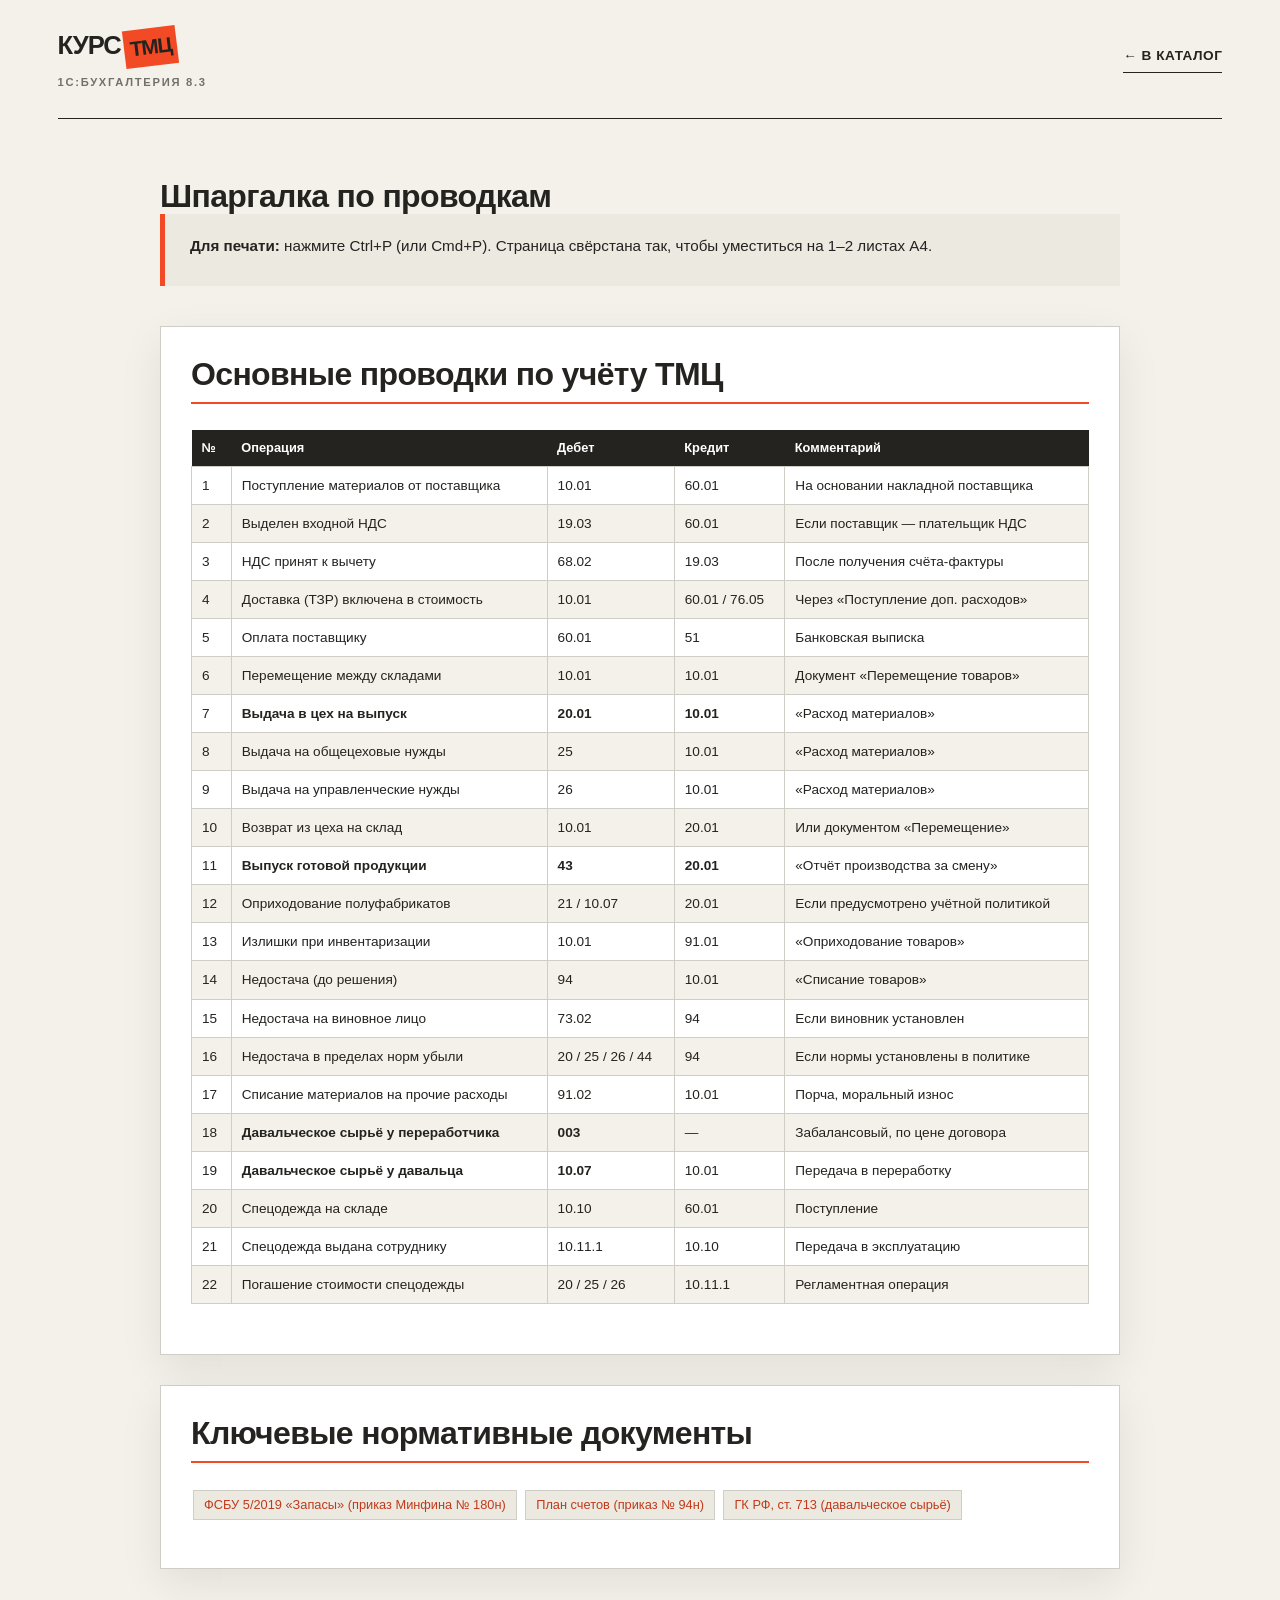
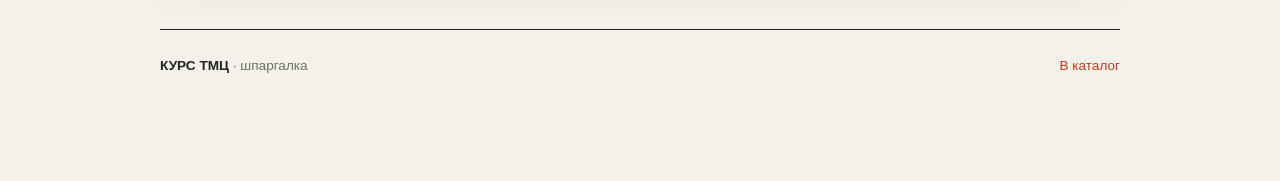
<file: tmc_cheatsheet.html>
<!DOCTYPE html>
<html lang="ru">
<head>
    <meta charset="UTF-8">
    <meta name="viewport" content="width=device-width, initial-scale=1.0">
    <title>Шпаргалка по проводкам: учёт ТМЦ</title>
    <link rel="stylesheet" href="style.css">
    <style>
        @media print {
            .header, .footer, .no-print { display: none !important; }
            body { padding: 0; background: #fff; }
            .module { box-shadow: none; border: 1px solid #ccc; page-break-inside: avoid; }
            .course-wrap { max-width: 100%; }
            h1 { font-size: 1.8rem; }
        }
        .cheat-table { font-size: 0.85rem; }
        .cheat-table th { font-size: 0.8rem; padding: 8px 10px; }
        .cheat-table td { padding: 8px 10px; }
        .law-link { display: inline-block; background: var(--color-surface); padding: 4px 10px; font-size: 0.8rem; border: 1px solid var(--color-border); margin: 2px; }
        .law-link:hover { border-color: var(--color-text); }
    </style>
</head>
<body>
    <header class="header no-print">
        <a href="index.html" class="wordmark">КУРС<span>ТМЦ</span><i>1С:БУХГАЛТЕРИЯ 8.3</i></a>
        <div class="header-nav"><a href="index.html">← В КАТАЛОГ</a></div>
    </header>

    <div class="course-wrap">
        <h1>Шпаргалка по проводкам</h1>
        <div class="course-info no-print">
            <p><strong>Для печати:</strong> нажмите Ctrl+P (или Cmd+P). Страница свёрстана так, чтобы уместиться на 1–2 листах А4.</p>
        </div>

        <div class="module">
            <h2>Основные проводки по учёту ТМЦ</h2>
            <table class="cheat-table">
                <thead>
                    <tr><th>№</th><th>Операция</th><th>Дебет</th><th>Кредит</th><th>Комментарий</th></tr>
                </thead>
                <tbody>
                    <tr><td>1</td><td>Поступление материалов от поставщика</td><td>10.01</td><td>60.01</td><td>На основании накладной поставщика</td></tr>
                    <tr><td>2</td><td>Выделен входной НДС</td><td>19.03</td><td>60.01</td><td>Если поставщик — плательщик НДС</td></tr>
                    <tr><td>3</td><td>НДС принят к вычету</td><td>68.02</td><td>19.03</td><td>После получения счёта-фактуры</td></tr>
                    <tr><td>4</td><td>Доставка (ТЗР) включена в стоимость</td><td>10.01</td><td>60.01 / 76.05</td><td>Через «Поступление доп. расходов»</td></tr>
                    <tr><td>5</td><td>Оплата поставщику</td><td>60.01</td><td>51</td><td>Банковская выписка</td></tr>
                    <tr><td>6</td><td>Перемещение между складами</td><td>10.01</td><td>10.01</td><td>Документ «Перемещение товаров»</td></tr>
                    <tr><td>7</td><td><strong>Выдача в цех на выпуск</strong></td><td><strong>20.01</strong></td><td><strong>10.01</strong></td><td>«Расход материалов»</td></tr>
                    <tr><td>8</td><td>Выдача на общецеховые нужды</td><td>25</td><td>10.01</td><td>«Расход материалов»</td></tr>
                    <tr><td>9</td><td>Выдача на управленческие нужды</td><td>26</td><td>10.01</td><td>«Расход материалов»</td></tr>
                    <tr><td>10</td><td>Возврат из цеха на склад</td><td>10.01</td><td>20.01</td><td>Или документом «Перемещение»</td></tr>
                    <tr><td>11</td><td><strong>Выпуск готовой продукции</strong></td><td><strong>43</strong></td><td><strong>20.01</strong></td><td>«Отчёт производства за смену»</td></tr>
                    <tr><td>12</td><td>Оприходование полуфабрикатов</td><td>21 / 10.07</td><td>20.01</td><td>Если предусмотрено учётной политикой</td></tr>
                    <tr><td>13</td><td>Излишки при инвентаризации</td><td>10.01</td><td>91.01</td><td>«Оприходование товаров»</td></tr>
                    <tr><td>14</td><td>Недостача (до решения)</td><td>94</td><td>10.01</td><td>«Списание товаров»</td></tr>
                    <tr><td>15</td><td>Недостача на виновное лицо</td><td>73.02</td><td>94</td><td>Если виновник установлен</td></tr>
                    <tr><td>16</td><td>Недостача в пределах норм убыли</td><td>20 / 25 / 26 / 44</td><td>94</td><td>Если нормы установлены в политике</td></tr>
                    <tr><td>17</td><td>Списание материалов на прочие расходы</td><td>91.02</td><td>10.01</td><td>Порча, моральный износ</td></tr>
                    <tr><td>18</td><td><strong>Давальческое сырьё у переработчика</strong></td><td><strong>003</strong></td><td>—</td><td>Забалансовый, по цене договора</td></tr>
                    <tr><td>19</td><td><strong>Давальческое сырьё у давальца</strong></td><td><strong>10.07</strong></td><td>10.01</td><td>Передача в переработку</td></tr>
                    <tr><td>20</td><td>Спецодежда на складе</td><td>10.10</td><td>60.01</td><td>Поступление</td></tr>
                    <tr><td>21</td><td>Спецодежда выдана сотруднику</td><td>10.11.1</td><td>10.10</td><td>Передача в эксплуатацию</td></tr>
                    <tr><td>22</td><td>Погашение стоимости спецодежды</td><td>20 / 25 / 26</td><td>10.11.1</td><td>Регламентная операция</td></tr>
                </tbody>
            </table>
        </div>

        <div class="module">
            <h2>Ключевые нормативные документы</h2>
            <p>
                <a href="https://minfin.gov.ru/ru/document?id_4=133539" class="law-link" target="_blank">ФСБУ 5/2019 «Запасы» (приказ Минфина № 180н)</a>
                <a href="https://www.consultant.ru/document/cons_doc_LAW_29165/" class="law-link" target="_blank">План счетов (приказ № 94н)</a>
                <a href="https://www.consultant.ru/document/cons_doc_LAW_107611/" class="law-link" target="_blank">ГК РФ, ст. 713 (давальческое сырьё)</a>
            </p>
        </div>

        <footer class="footer no-print">
            <div><strong>КУРС ТМЦ</strong> · шпаргалка</div>
            <div><a href="index.html">В каталог</a></div>
        </footer>
    </div>
</body>
</html>
</file>
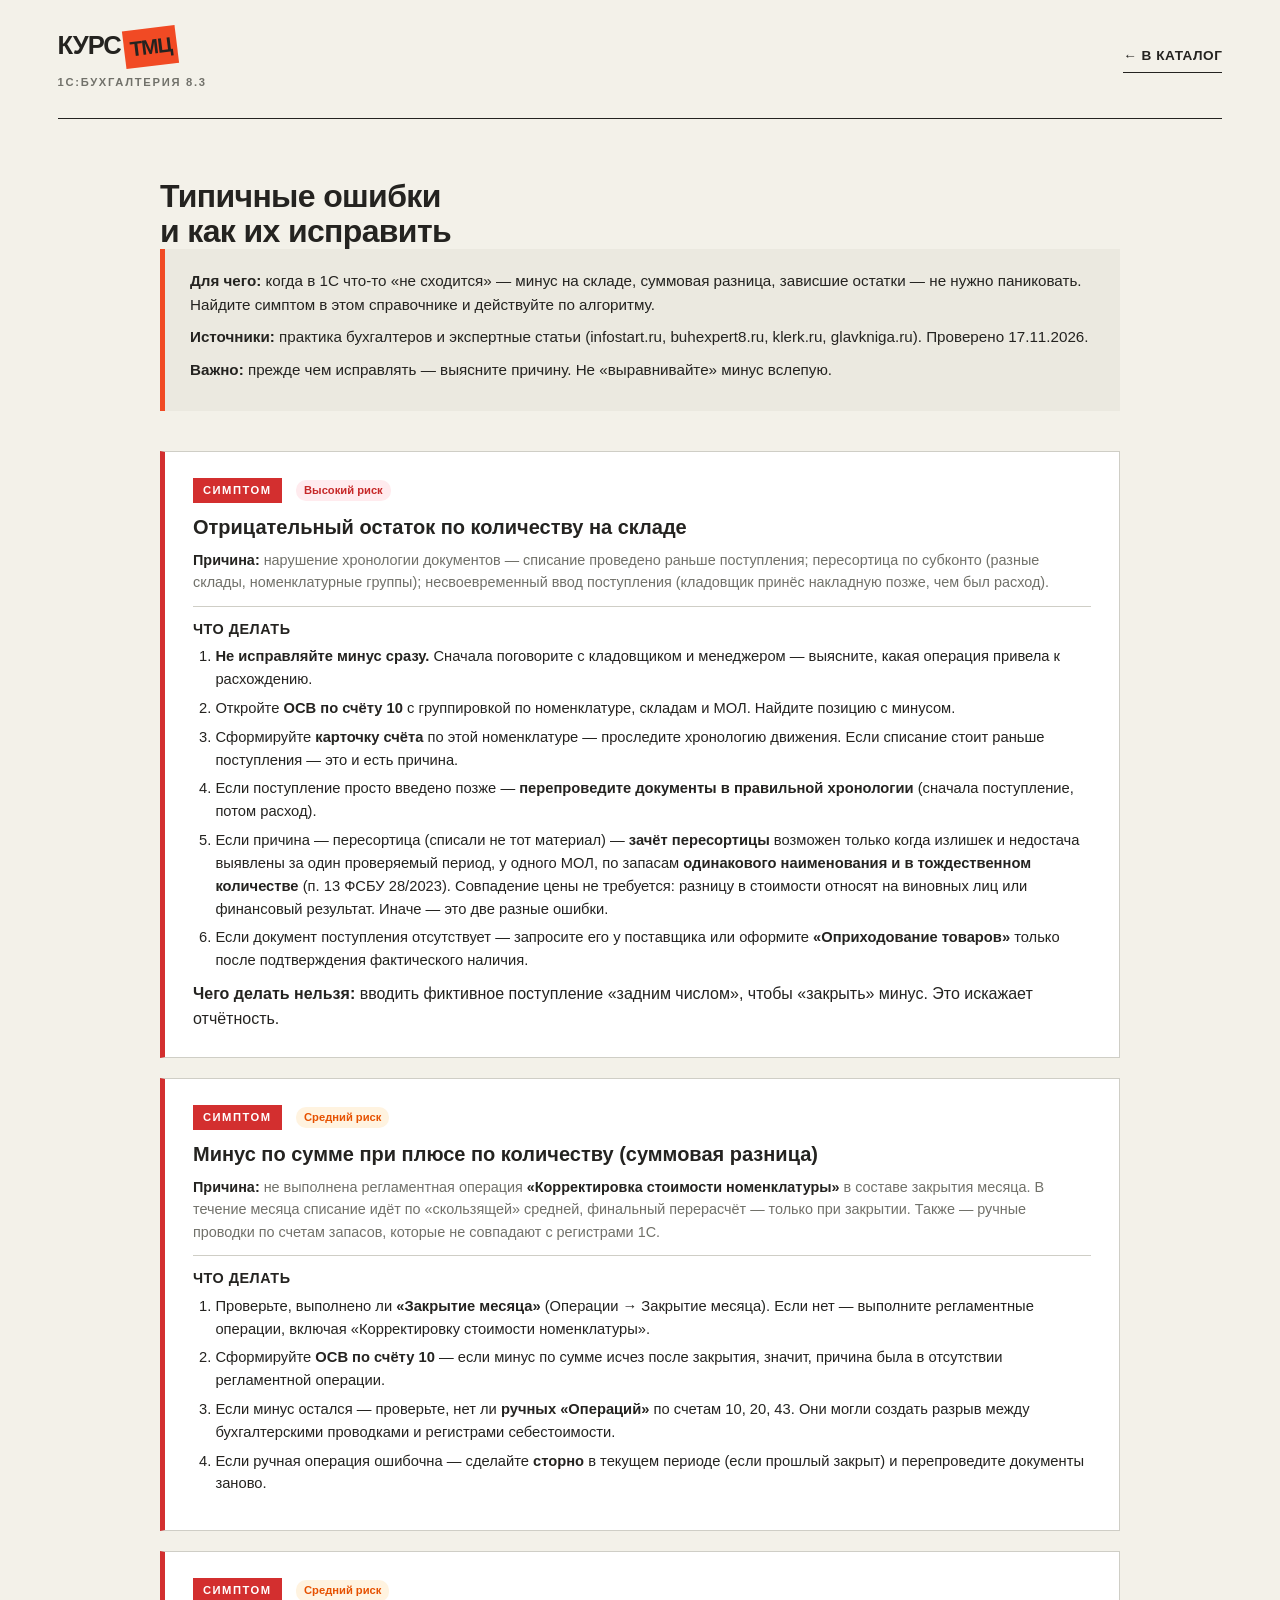
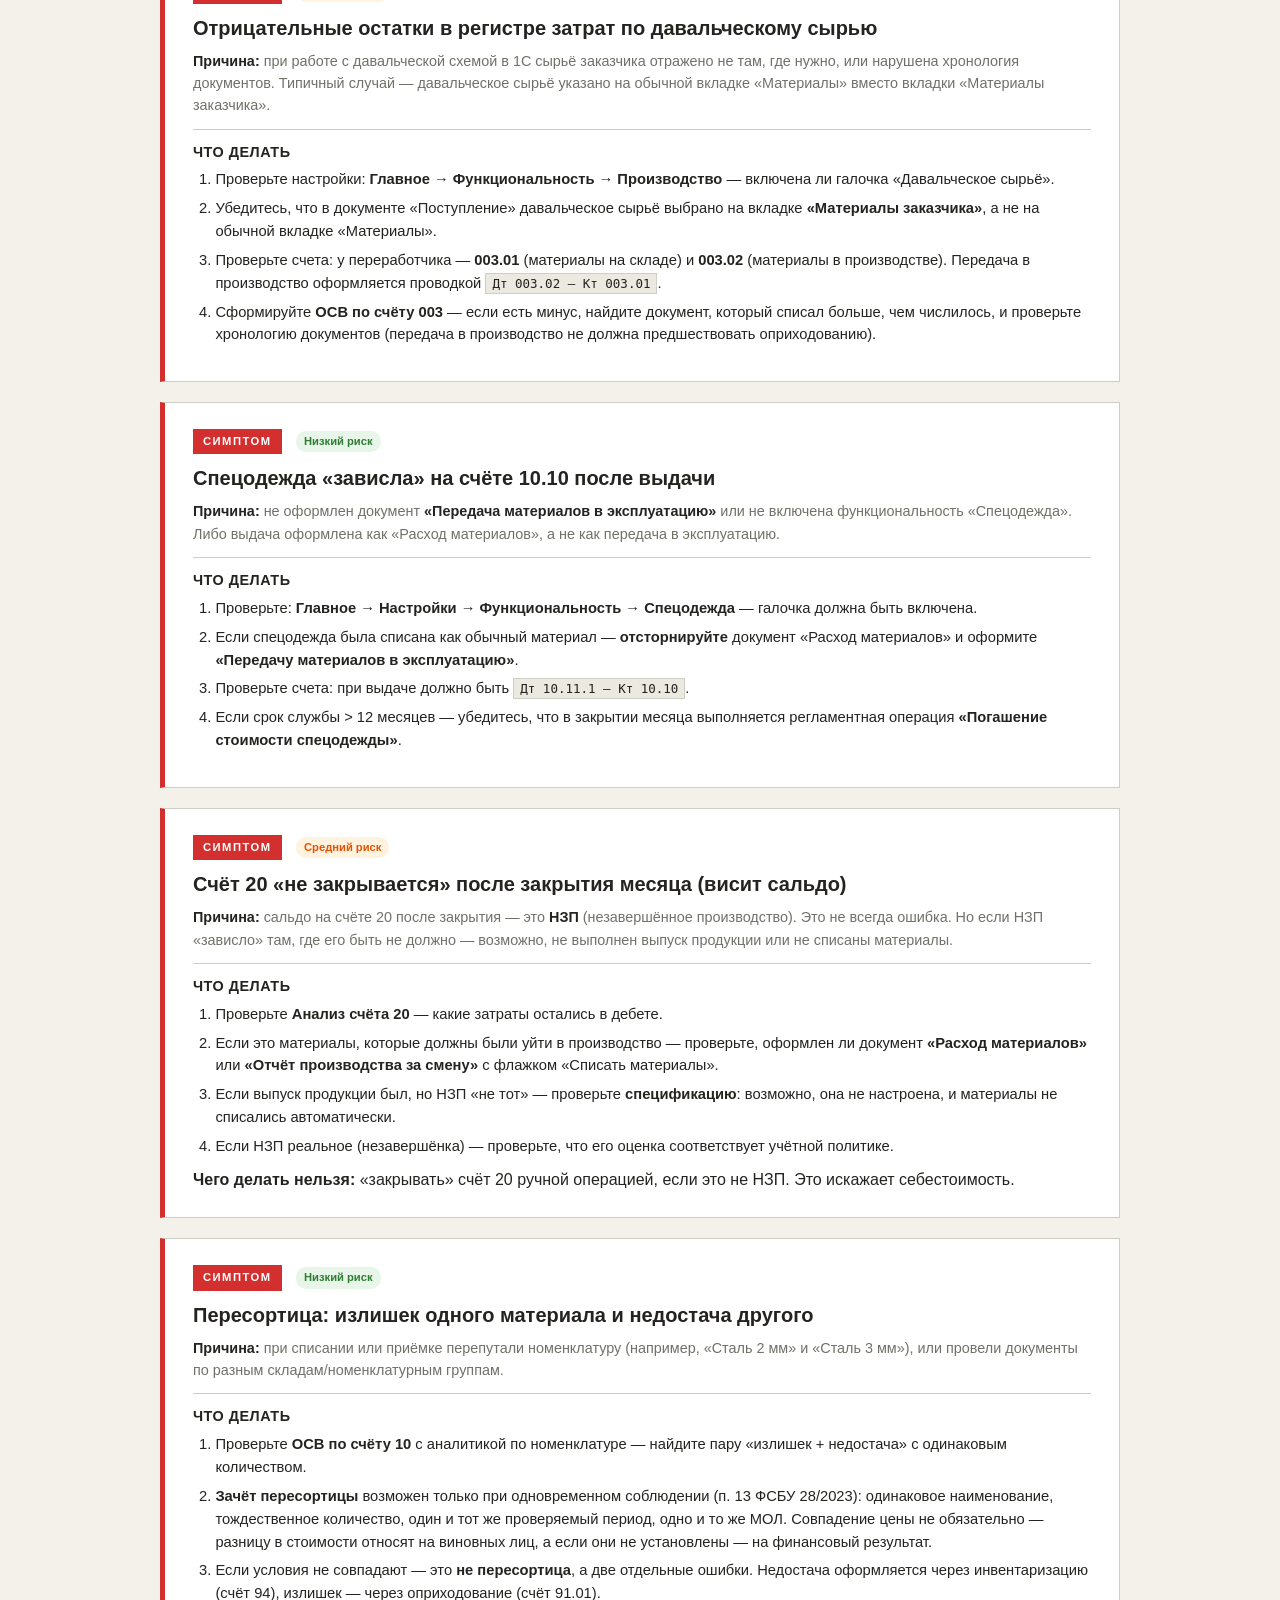
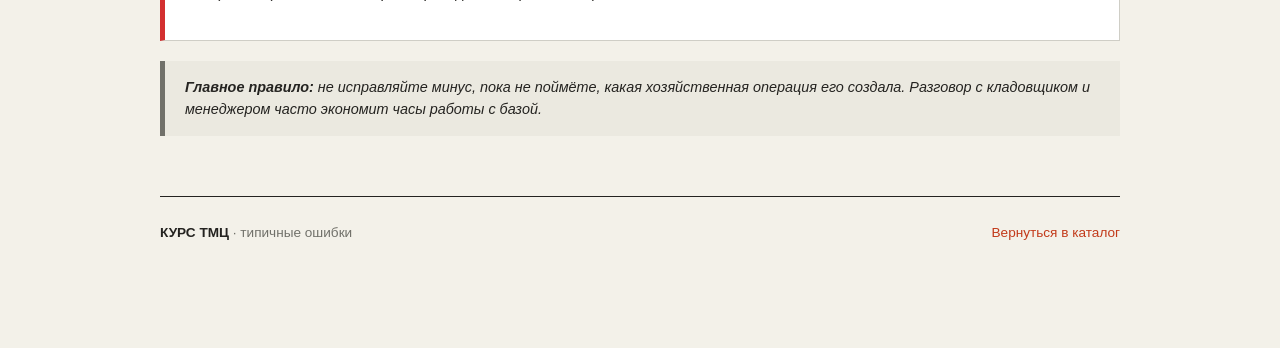
<file: tmc_errors.html>
<!DOCTYPE html>
<html lang="ru">
<head>
    <meta charset="UTF-8">
    <meta name="viewport" content="width=device-width, initial-scale=1.0">
    <title>Типичные ошибки в учёте ТМЦ и способы их исправления</title>
    <link rel="stylesheet" href="style.css">
    <style>
        .error-card {
            background: var(--p-white);
            border: 1px solid var(--color-border);
            border-left: 5px solid #d32f2f;
            padding: 25px 28px;
            margin-bottom: 20px;
        }
        .error-symptom {
            display: inline-block;
            font-size: 0.7rem;
            letter-spacing: 1.5px;
            font-weight: 700;
            padding: 4px 10px;
            background: #d32f2f;
            color: white;
            text-transform: uppercase;
            margin-bottom: 12px;
        }
        .error-title {
            font-family: var(--font-display);
            font-size: 1.25rem;
            font-weight: 700;
            margin-bottom: 10px;
            line-height: 1.2;
        }
        .error-cause {
            font-size: 0.9rem;
            color: var(--color-text-muted);
            margin-bottom: 15px;
            padding-bottom: 12px;
            border-bottom: 1px solid var(--color-border);
        }
        .error-cause strong { color: var(--color-text); }
        .error-solution h4 {
            font-family: var(--font-text);
            font-weight: 700;
            font-size: 0.9rem;
            text-transform: uppercase;
            letter-spacing: 0.5px;
            margin: 15px 0 8px 0;
            color: var(--color-text);
        }
        .error-solution ol, .error-solution ul {
            margin: 0 0 10px 0;
            padding-left: 1.4em;
        }
        .error-solution li { margin-bottom: 6px; font-size: 0.92rem; }
        .error-solution code {
            font-family: 'DejaVu Sans Mono', monospace;
            font-size: 0.85em;
            background: var(--color-surface);
            padding: 2px 6px;
            border: 1px solid var(--color-border);
        }
        .severity {
            display: inline-block;
            font-size: 0.7rem;
            padding: 2px 8px;
            border-radius: 10px;
            font-weight: 700;
            margin-left: 10px;
        }
        .severity-high { background: #ffebee; color: #c62828; }
        .severity-medium { background: #fff3e0; color: #e65100; }
        .severity-low { background: #e8f5e9; color: #2e7d32; }
    </style>
</head>
<body>

    <header class="header">
        <a href="index.html" class="wordmark">КУРС<span>ТМЦ</span><i>1С:БУХГАЛТЕРИЯ 8.3</i></a>
        <div class="header-nav"><a href="index.html">← В КАТАЛОГ</a></div>
    </header>

    <div class="course-wrap">

        <h1>Типичные ошибки<br>и как их исправить</h1>

        <div class="course-info">
            <p><strong>Для чего:</strong> когда в 1С что-то «не сходится» — минус на складе, суммовая разница, зависшие остатки — не нужно паниковать. Найдите симптом в этом справочнике и действуйте по алгоритму.</p>
            <p><strong>Источники:</strong> практика бухгалтеров и экспертные статьи (infostart.ru, buhexpert8.ru, klerk.ru, glavkniga.ru). Проверено 17.11.2026.</p>
            <p><strong>Важно:</strong> прежде чем исправлять — выясните причину. Не «выравнивайте» минус вслепую.</p>
        </div>

        <!-- Ошибка 1 -->
        <div class="error-card">
            <span class="error-symptom">Симптом</span>
            <span class="severity severity-high">Высокий риск</span>
            <div class="error-title">Отрицательный остаток по количеству на складе</div>
            <div class="error-cause">
                <strong>Причина:</strong> нарушение хронологии документов — списание проведено раньше поступления; пересортица по субконто (разные склады, номенклатурные группы); несвоевременный ввод поступления (кладовщик принёс накладную позже, чем был расход).
            </div>
            <div class="error-solution">
                <h4>Что делать</h4>
                <ol>
                    <li><strong>Не исправляйте минус сразу.</strong> Сначала поговорите с кладовщиком и менеджером — выясните, какая операция привела к расхождению.</li>
                    <li>Откройте <strong>ОСВ по счёту 10</strong> с группировкой по номенклатуре, складам и МОЛ. Найдите позицию с минусом.</li>
                    <li>Сформируйте <strong>карточку счёта</strong> по этой номенклатуре — проследите хронологию движения. Если списание стоит раньше поступления — это и есть причина.</li>
                    <li>Если поступление просто введено позже — <strong>перепроведите документы в правильной хронологии</strong> (сначала поступление, потом расход).</li>
                    <li>Если причина — пересортица (списали не тот материал) — <strong>зачёт пересортицы</strong> возможен только когда излишек и недостача выявлены за один проверяемый период, у одного МОЛ, по запасам <strong>одинакового наименования и в тождественном количестве</strong> (п. 13 ФСБУ 28/2023). Совпадение цены не требуется: разницу в стоимости относят на виновных лиц или финансовый результат. Иначе — это две разные ошибки.</li>
                    <li>Если документ поступления отсутствует — запросите его у поставщика или оформите <strong>«Оприходование товаров»</strong> только после подтверждения фактического наличия.</li>
                </ol>
                <p><strong>Чего делать нельзя:</strong> вводить фиктивное поступление «задним числом», чтобы «закрыть» минус. Это искажает отчётность.</p>
            </div>
        </div>

        <!-- Ошибка 2 -->
        <div class="error-card">
            <span class="error-symptom">Симптом</span>
            <span class="severity severity-medium">Средний риск</span>
            <div class="error-title">Минус по сумме при плюсе по количеству (суммовая разница)</div>
            <div class="error-cause">
                <strong>Причина:</strong> не выполнена регламентная операция <strong>«Корректировка стоимости номенклатуры»</strong> в составе закрытия месяца. В течение месяца списание идёт по «скользящей» средней, финальный перерасчёт — только при закрытии. Также — ручные проводки по счетам запасов, которые не совпадают с регистрами 1С.
            </div>
            <div class="error-solution">
                <h4>Что делать</h4>
                <ol>
                    <li>Проверьте, выполнено ли <strong>«Закрытие месяца»</strong> (Операции → Закрытие месяца). Если нет — выполните регламентные операции, включая «Корректировку стоимости номенклатуры».</li>
                    <li>Сформируйте <strong>ОСВ по счёту 10</strong> — если минус по сумме исчез после закрытия, значит, причина была в отсутствии регламентной операции.</li>
                    <li>Если минус остался — проверьте, нет ли <strong>ручных «Операций»</strong> по счетам 10, 20, 43. Они могли создать разрыв между бухгалтерскими проводками и регистрами себестоимости.</li>
                    <li>Если ручная операция ошибочна — сделайте <strong>сторно</strong> в текущем периоде (если прошлый закрыт) и перепроведите документы заново.</li>
                </ol>
            </div>
        </div>

        <!-- Ошибка 3 -->
        <div class="error-card">
            <span class="error-symptom">Симптом</span>
            <span class="severity severity-medium">Средний риск</span>
            <div class="error-title">Отрицательные остатки в регистре затрат по давальческому сырью</div>
            <div class="error-cause">
                <strong>Причина:</strong> при работе с давальческой схемой в 1С сырьё заказчика отражено не там, где нужно, или нарушена хронология документов. Типичный случай — давальческое сырьё указано на обычной вкладке «Материалы» вместо вкладки «Материалы заказчика».
            </div>
            <div class="error-solution">
                <h4>Что делать</h4>
                <ol>
                    <li>Проверьте настройки: <strong>Главное → Функциональность → Производство</strong> — включена ли галочка «Давальческое сырьё».</li>
                    <li>Убедитесь, что в документе «Поступление» давальческое сырьё выбрано на вкладке <strong>«Материалы заказчика»</strong>, а не на обычной вкладке «Материалы».</li>
                    <li>Проверьте счета: у переработчика — <strong>003.01</strong> (материалы на складе) и <strong>003.02</strong> (материалы в производстве). Передача в производство оформляется проводкой <code>Дт 003.02 — Кт 003.01</code>.</li>
                    <li>Сформируйте <strong>ОСВ по счёту 003</strong> — если есть минус, найдите документ, который списал больше, чем числилось, и проверьте хронологию документов (передача в производство не должна предшествовать оприходованию).</li>
                </ol>
            </div>
        </div>

        <!-- Ошибка 4 -->
        <div class="error-card">
            <span class="error-symptom">Симптом</span>
            <span class="severity severity-low">Низкий риск</span>
            <div class="error-title">Спецодежда «зависла» на счёте 10.10 после выдачи</div>
            <div class="error-cause">
                <strong>Причина:</strong> не оформлен документ <strong>«Передача материалов в эксплуатацию»</strong> или не включена функциональность «Спецодежда». Либо выдача оформлена как «Расход материалов», а не как передача в эксплуатацию.
            </div>
            <div class="error-solution">
                <h4>Что делать</h4>
                <ol>
                    <li>Проверьте: <strong>Главное → Настройки → Функциональность → Спецодежда</strong> — галочка должна быть включена.</li>
                    <li>Если спецодежда была списана как обычный материал — <strong>отсторнируйте</strong> документ «Расход материалов» и оформите <strong>«Передачу материалов в эксплуатацию»</strong>.</li>
                    <li>Проверьте счета: при выдаче должно быть <code>Дт 10.11.1 — Кт 10.10</code>.</li>
                    <li>Если срок службы > 12 месяцев — убедитесь, что в закрытии месяца выполняется регламентная операция <strong>«Погашение стоимости спецодежды»</strong>.</li>
                </ol>
            </div>
        </div>

        <!-- Ошибка 5 -->
        <div class="error-card">
            <span class="error-symptom">Симптом</span>
            <span class="severity severity-medium">Средний риск</span>
            <div class="error-title">Счёт 20 «не закрывается» после закрытия месяца (висит сальдо)</div>
            <div class="error-cause">
                <strong>Причина:</strong> сальдо на счёте 20 после закрытия — это <strong>НЗП</strong> (незавершённое производство). Это не всегда ошибка. Но если НЗП «зависло» там, где его быть не должно — возможно, не выполнен выпуск продукции или не списаны материалы.
            </div>
            <div class="error-solution">
                <h4>Что делать</h4>
                <ol>
                    <li>Проверьте <strong>Анализ счёта 20</strong> — какие затраты остались в дебете.</li>
                    <li>Если это материалы, которые должны были уйти в производство — проверьте, оформлен ли документ <strong>«Расход материалов»</strong> или <strong>«Отчёт производства за смену»</strong> с флажком «Списать материалы».</li>
                    <li>Если выпуск продукции был, но НЗП «не тот» — проверьте <strong>спецификацию</strong>: возможно, она не настроена, и материалы не списались автоматически.</li>
                    <li>Если НЗП реальное (незавершёнка) — проверьте, что его оценка соответствует учётной политике.</li>
                </ol>
                <p><strong>Чего делать нельзя:</strong> «закрывать» счёт 20 ручной операцией, если это не НЗП. Это искажает себестоимость.</p>
            </div>
        </div>

        <!-- Ошибка 6 -->
        <div class="error-card">
            <span class="error-symptom">Симптом</span>
            <span class="severity severity-low">Низкий риск</span>
            <div class="error-title">Пересортица: излишек одного материала и недостача другого</div>
            <div class="error-cause">
                <strong>Причина:</strong> при списании или приёмке перепутали номенклатуру (например, «Сталь 2 мм» и «Сталь 3 мм»), или провели документы по разным складам/номенклатурным группам.
            </div>
            <div class="error-solution">
                <h4>Что делать</h4>
                <ol>
                    <li>Проверьте <strong>ОСВ по счёту 10</strong> с аналитикой по номенклатуре — найдите пару «излишек + недостача» с одинаковым количеством.</li>
                    <li><strong>Зачёт пересортицы</strong> возможен только при одновременном соблюдении (п. 13 ФСБУ 28/2023): одинаковое наименование, тождественное количество, один и тот же проверяемый период, одно и то же МОЛ. Совпадение цены не обязательно — разницу в стоимости относят на виновных лиц, а если они не установлены — на финансовый результат.</li>
                    <li>Если условия не совпадают — это <strong>не пересортица</strong>, а две отдельные ошибки. Недостача оформляется через инвентаризацию (счёт 94), излишек — через оприходование (счёт 91.01).</li>
                </ol>
            </div>
        </div>

        <div class="self-check">
            <strong>Главное правило:</strong> не исправляйте минус, пока не поймёте, какая хозяйственная операция его создала. Разговор с кладовщиком и менеджером часто экономит часы работы с базой.
        </div>

        <footer class="footer">
            <div><strong>КУРС ТМЦ</strong> · типичные ошибки</div>
            <div><a href="index.html">Вернуться в каталог</a></div>
        </footer>
    </div>
</body>
</html>
</file>
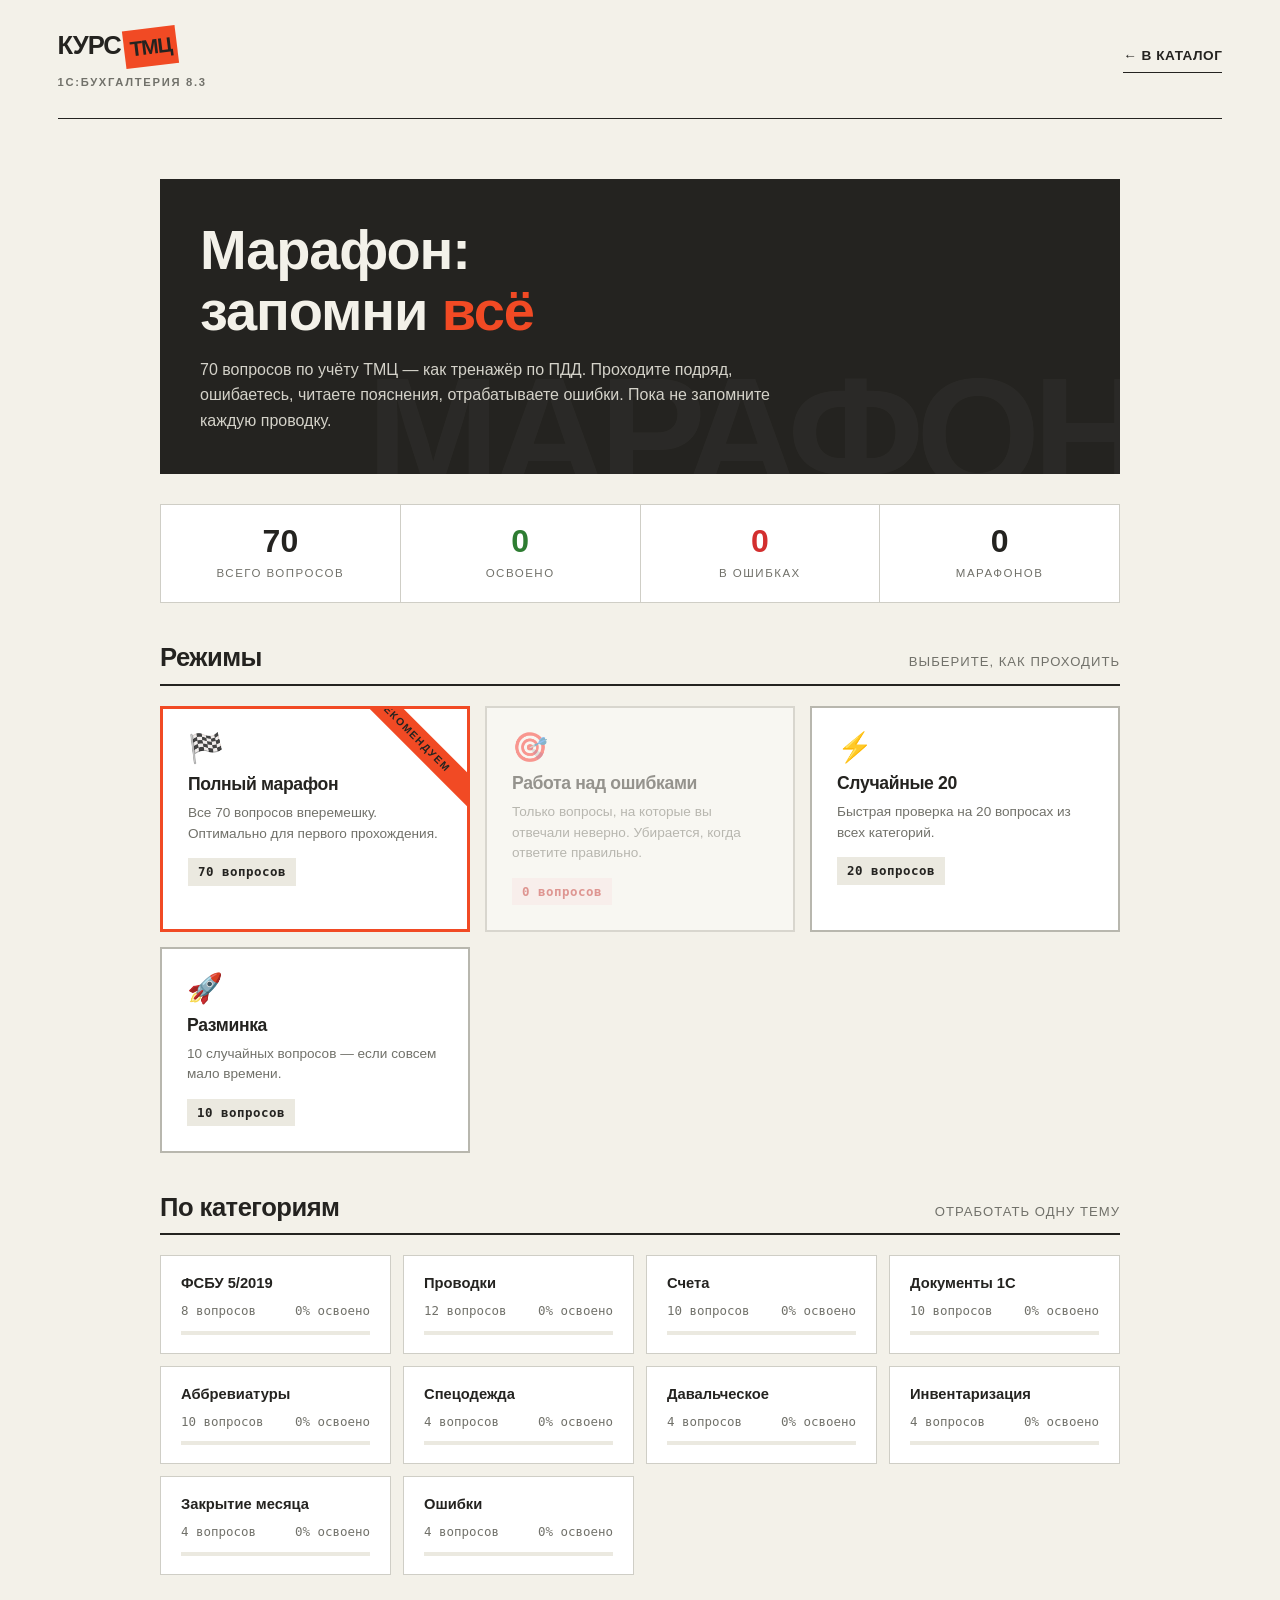
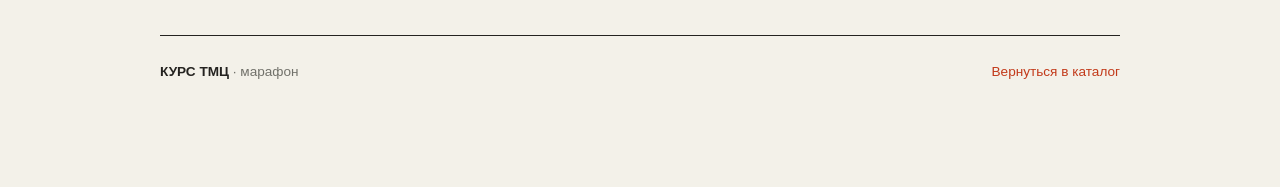
<file: tmc_marathon.html>
<!DOCTYPE html>
<html lang="ru">
<head>
    <meta charset="UTF-8">
    <meta name="viewport" content="width=device-width, initial-scale=1.0">
    <title>Марафон: запомни всё по учёту ТМЦ</title>
    <link rel="stylesheet" href="style.css">
    <style>
        /* ============================================
           СТАРТОВЫЙ ЭКРАН
           ============================================ */
        .hero-marathon {
            background: var(--color-text);
            color: var(--p-paper);
            padding: 40px;
            margin: 30px 0;
            position: relative;
            overflow: hidden;
        }
        .hero-marathon::before {
            content: "МАРАФОН";
            position: absolute;
            right: -20px;
            bottom: -40px;
            font-family: var(--font-display);
            font-size: 10rem;
            font-weight: 700;
            color: rgba(255,255,255,0.03);
            letter-spacing: -0.05em;
            pointer-events: none;
            line-height: 1;
        }
        .hero-marathon h1 {
            font-size: clamp(2rem, 5vw, 3.5rem);
            margin-bottom: 15px;
            color: var(--p-paper);
            position: relative;
            z-index: 1;
        }
        .hero-marathon h1 em {
            color: var(--color-accent);
            font-style: normal;
        }
        .hero-marathon p {
            color: #d4d2c9;
            max-width: 620px;
            font-size: 1rem;
            line-height: 1.6;
            position: relative;
            z-index: 1;
        }

        .marathon-stats-bar {
            display: flex;
            gap: 0;
            margin-bottom: 30px;
            border: 1px solid var(--color-border);
            background: var(--p-white);
        }
        .stat-block {
            flex: 1;
            padding: 20px 25px;
            text-align: center;
            border-right: 1px solid var(--color-border);
        }
        .stat-block:last-child { border-right: none; }
        .stat-block .stat-num {
            font-family: var(--font-display);
            font-size: 2rem;
            font-weight: 700;
            line-height: 1;
            display: block;
            color: var(--color-text);
        }
        .stat-block .stat-lbl {
            font-size: 0.72rem;
            text-transform: uppercase;
            letter-spacing: 1.5px;
            color: var(--color-text-muted);
            margin-top: 8px;
            display: block;
        }
        .stat-block.warning .stat-num { color: #d32f2f; }
        .stat-block.success .stat-num { color: #2e7d32; }

        .section-title {
            font-family: var(--font-display);
            font-size: 1.6rem;
            margin: 40px 0 20px;
            padding-bottom: 12px;
            border-bottom: 2px solid var(--color-text);
            display: flex;
            justify-content: space-between;
            align-items: baseline;
            gap: 15px;
            flex-wrap: wrap;
        }
        .section-title .section-hint {
            font-family: var(--font-text);
            font-size: 0.82rem;
            font-weight: 400;
            color: var(--color-text-muted);
            text-transform: uppercase;
            letter-spacing: 1px;
        }

        .mode-grid {
            display: grid;
            grid-template-columns: repeat(auto-fit, minmax(260px, 1fr));
            gap: 15px;
            margin-bottom: 20px;
        }
        .mode-card {
            background: var(--p-white);
            border: 2px solid var(--color-border-strong);
            padding: 25px;
            cursor: pointer;
            transition: all 0.25s;
            text-align: left;
            position: relative;
            overflow: hidden;
        }
        .mode-card::after {
            content: "";
            position: absolute;
            top: 0;
            left: -100%;
            width: 100%;
            height: 100%;
            background: linear-gradient(90deg, transparent, rgba(241,74,36,0.08), transparent);
            transition: left 0.5s;
        }
        .mode-card:hover:not(.disabled) {
            border-color: var(--color-text);
            transform: translateY(-3px);
            box-shadow: var(--shadow-print);
        }
        .mode-card:hover:not(.disabled)::after { left: 100%; }
        .mode-card .mode-icon {
            font-size: 1.8rem;
            margin-bottom: 12px;
            display: block;
            line-height: 1;
        }
        .mode-card h3 {
            margin: 0 0 8px 0;
            font-size: 1.1rem;
            line-height: 1.2;
        }
        .mode-card p {
            font-size: 0.85rem;
            color: var(--color-text-muted);
            margin: 0 0 14px 0;
            line-height: 1.5;
        }
        .mode-card .mode-count {
            display: inline-block;
            font-family: 'DejaVu Sans Mono', monospace;
            font-size: 0.78rem;
            padding: 4px 10px;
            background: var(--color-surface);
            color: var(--color-text);
            font-weight: 700;
            letter-spacing: 0.5px;
        }
        .mode-card .mode-count.highlight {
            background: var(--color-accent);
            color: var(--color-text);
        }
        .mode-card .mode-count.danger {
            background: #ffebee;
            color: #c62828;
        }
        .mode-card.disabled {
            opacity: 0.45;
            cursor: not-allowed;
            pointer-events: none;
        }
        .mode-card.featured {
            border-color: var(--color-accent);
            border-width: 3px;
        }
        .mode-card.featured::before {
            content: "РЕКОМЕНДУЕМ";
            position: absolute;
            top: 15px;
            right: -35px;
            background: var(--color-accent);
            color: var(--color-text);
            font-size: 0.65rem;
            font-weight: 700;
            letter-spacing: 1.5px;
            padding: 4px 40px;
            transform: rotate(45deg);
            z-index: 1;
        }

        /* Категории */
        .categories-grid {
            display: grid;
            grid-template-columns: repeat(auto-fill, minmax(220px, 1fr));
            gap: 12px;
        }
        .cat-card {
            background: var(--p-white);
            border: 1px solid var(--color-border);
            padding: 18px 20px;
            cursor: pointer;
            transition: all 0.2s;
            position: relative;
        }
        .cat-card:hover {
            border-color: var(--color-accent);
            background: var(--p-paper);
        }
        .cat-card .cat-name {
            font-weight: 700;
            font-size: 0.92rem;
            margin-bottom: 8px;
            display: block;
            line-height: 1.3;
        }
        .cat-card .cat-meta {
            display: flex;
            justify-content: space-between;
            align-items: center;
            font-size: 0.78rem;
            color: var(--color-text-muted);
            font-family: 'DejaVu Sans Mono', monospace;
        }
        .cat-card .cat-bar {
            margin-top: 10px;
            height: 4px;
            background: var(--color-surface);
            overflow: hidden;
        }
        .cat-card .cat-bar-fill {
            height: 100%;
            background: #2e7d32;
            transition: width 0.4s;
        }
        .cat-card .cat-wrong-badge {
            position: absolute;
            top: 12px;
            right: 12px;
            background: #d32f2f;
            color: white;
            font-size: 0.7rem;
            font-weight: 700;
            padding: 2px 8px;
            border-radius: 10px;
        }

        /* Последний результат */
        .last-result-panel {
            background: var(--p-white);
            border: 1px solid var(--color-border);
            border-left: 5px solid var(--color-accent);
            padding: 20px 25px;
            margin-top: 25px;
            display: flex;
            justify-content: space-between;
            align-items: center;
            gap: 20px;
            flex-wrap: wrap;
        }
        .last-result-info { flex: 1; min-width: 200px; }
        .last-result-info .lr-label {
            font-size: 0.72rem;
            text-transform: uppercase;
            letter-spacing: 1.5px;
            color: var(--color-text-muted);
            margin-bottom: 6px;
        }
        .last-result-info .lr-value {
            font-family: var(--font-display);
            font-size: 1.3rem;
            font-weight: 700;
        }
        .last-result-info .lr-meta {
            font-size: 0.82rem;
            color: var(--color-text-muted);
            margin-top: 4px;
        }
        .btn-link {
            background: transparent;
            border: 1px solid var(--color-border-strong);
            color: var(--color-text);
            padding: 8px 16px;
            font-family: var(--font-text);
            font-size: 0.8rem;
            font-weight: 700;
            text-transform: uppercase;
            letter-spacing: 0.5px;
            cursor: pointer;
            transition: all 0.2s;
        }
        .btn-link:hover {
            background: var(--color-text);
            color: var(--p-paper);
        }

        /* ============================================
           ЭКРАН МАРАФОНА
           ============================================ */
        .quiz-topbar {
            display: flex;
            align-items: center;
            gap: 15px;
            margin-bottom: 25px;
            flex-wrap: wrap;
        }
        .back-btn {
            background: transparent;
            border: 1px solid var(--color-border-strong);
            color: var(--color-text);
            padding: 8px 15px;
            font-family: var(--font-text);
            font-size: 0.8rem;
            font-weight: 700;
            cursor: pointer;
            transition: all 0.2s;
            white-space: nowrap;
        }
        .back-btn:hover {
            background: var(--color-text);
            color: var(--p-paper);
        }

        .progress-section {
            flex: 1;
            min-width: 200px;
        }
        .progress-info {
            display: flex;
            justify-content: space-between;
            font-size: 0.78rem;
            font-family: 'DejaVu Sans Mono', monospace;
            margin-bottom: 6px;
        }
        .progress-info .prog-counter { font-weight: 700; }
        .progress-track {
            height: 8px;
            background: var(--color-surface);
            border: 1px solid var(--color-border);
            overflow: hidden;
        }
        .progress-fill {
            height: 100%;
            background: var(--color-accent);
            transition: width 0.35s ease;
        }

        .scoreboard {
            display: flex;
            gap: 10px;
        }
        .score-chip {
            display: flex;
            align-items: center;
            gap: 6px;
            padding: 6px 12px;
            background: var(--p-white);
            border: 1px solid var(--color-border);
            font-family: 'DejaVu Sans Mono', monospace;
            font-size: 0.85rem;
            font-weight: 700;
            white-space: nowrap;
        }
        .score-chip.correct { color: #2e7d32; border-color: #a5d6a7; }
        .score-chip.wrong { color: #c62828; border-color: #ef9a9a; }
        .score-chip .dot {
            width: 8px;
            height: 8px;
            border-radius: 50%;
            background: currentColor;
        }

        .question-card {
            background: var(--p-white);
            border: 1px solid var(--color-border);
            padding: 32px;
            margin-bottom: 20px;
            box-shadow: var(--shadow-print);
            animation: slideIn 0.3s ease;
        }
        @keyframes slideIn {
            from { opacity: 0; transform: translateY(10px); }
            to { opacity: 1; transform: translateY(0); }
        }
        .question-meta {
            display: flex;
            justify-content: space-between;
            align-items: center;
            margin-bottom: 18px;
            flex-wrap: wrap;
            gap: 10px;
        }
        .category-badge {
            display: inline-block;
            font-size: 0.7rem;
            letter-spacing: 1.5px;
            font-weight: 700;
            padding: 5px 12px;
            background: var(--color-text);
            color: var(--p-paper);
            text-transform: uppercase;
        }
        .question-number {
            font-family: 'DejaVu Sans Mono', monospace;
            font-size: 0.85rem;
            color: var(--color-text-muted);
        }
        .question-text {
            font-family: var(--font-display);
            font-size: 1.3rem;
            font-weight: 700;
            line-height: 1.35;
            margin-bottom: 25px;
        }

        .options {
            display: flex;
            flex-direction: column;
            gap: 10px;
        }
        .option-btn {
            background: var(--p-white);
            border: 2px solid var(--color-border);
            padding: 15px 20px;
            font-family: var(--font-text);
            font-size: 0.98rem;
            text-align: left;
            cursor: pointer;
            transition: all 0.18s;
            color: var(--color-text);
            line-height: 1.4;
            display: flex;
            align-items: flex-start;
            gap: 12px;
            position: relative;
        }
        .option-btn:not(:disabled):hover {
            border-color: var(--color-text);
            background: var(--color-surface);
            transform: translateX(3px);
        }
        .option-btn:disabled { cursor: default; }
        .option-btn .opt-label {
            display: inline-flex;
            align-items: center;
            justify-content: center;
            width: 26px;
            height: 26px;
            flex-shrink: 0;
            background: var(--color-surface);
            font-weight: 700;
            font-size: 0.85rem;
            font-family: 'DejaVu Sans Mono', monospace;
            color: var(--color-text);
            transition: all 0.2s;
        }
        .option-btn .opt-text { flex: 1; padding-top: 3px; }
        .option-btn.correct {
            background: #e8f5e9;
            border-color: #4caf50;
            color: #1b5e20;
            font-weight: 600;
        }
        .option-btn.correct .opt-label {
            background: #4caf50;
            color: white;
        }
        .option-btn.incorrect {
            background: #ffebee;
            border-color: #f44336;
            color: #b71c1c;
        }
        .option-btn.incorrect .opt-label {
            background: #f44336;
            color: white;
        }
        .option-btn.correct::after {
            content: "✓";
            position: absolute;
            right: 18px;
            top: 50%;
            transform: translateY(-50%);
            color: #2e7d32;
            font-size: 1.4rem;
            font-weight: 700;
        }
        .option-btn.incorrect::after {
            content: "✕";
            position: absolute;
            right: 18px;
            top: 50%;
            transform: translateY(-50%);
            color: #c62828;
            font-size: 1.3rem;
            font-weight: 700;
        }

        .explanation {
            background: var(--color-surface);
            border-left: 4px solid var(--color-accent);
            padding: 18px 22px;
            margin-top: 22px;
            font-size: 0.92rem;
            line-height: 1.55;
            display: none;
            animation: slideIn 0.25s ease;
        }
        .explanation.show { display: block; }
        .explanation.correct { border-left-color: #4caf50; }
        .explanation.incorrect { border-left-color: #f44336; }
        .explanation strong { display: block; margin-bottom: 6px; font-size: 0.95rem; }
        .explanation a {
            display: inline-block;
            margin-top: 12px;
            font-weight: 700;
            font-size: 0.82rem;
            text-transform: uppercase;
            letter-spacing: 0.5px;
            border-bottom: 1px solid;
            padding-bottom: 2px;
        }

        .next-btn {
            background: var(--color-text);
            color: var(--p-paper);
            border: none;
            padding: 15px 32px;
            font-family: var(--font-text);
            font-size: 0.9rem;
            font-weight: 700;
            text-transform: uppercase;
            letter-spacing: 1px;
            cursor: pointer;
            margin-top: 22px;
            display: none;
            transition: all 0.2s;
            align-items: center;
            gap: 10px;
        }
        .next-btn.show { display: inline-flex; }
        .next-btn:hover {
            background: var(--color-accent);
            color: var(--color-text);
            transform: translateX(3px);
        }
        .next-btn .kbd {
            background: rgba(255,255,255,0.15);
            padding: 2px 7px;
            font-family: 'DejaVu Sans Mono', monospace;
            font-size: 0.75rem;
            font-weight: 700;
        }

        .kbd-hint {
            display: flex;
            gap: 15px;
            flex-wrap: wrap;
            margin-top: 20px;
            font-size: 0.78rem;
            color: var(--color-text-muted);
            font-family: 'DejaVu Sans Mono', monospace;
        }
        .kbd-hint .kbd {
            background: var(--color-surface);
            border: 1px solid var(--color-border);
            padding: 2px 7px;
            font-weight: 700;
            color: var(--color-text);
            margin-right: 5px;
        }

        /* ============================================
           ЭКРАН РЕЗУЛЬТАТОВ
           ============================================ */
        .result-card {
            background: var(--color-text);
            color: var(--p-paper);
            padding: 50px 40px;
            text-align: center;
            margin-bottom: 30px;
            position: relative;
            overflow: hidden;
        }
        .result-card.perfect {
            background: linear-gradient(135deg, #2e7d32, #4caf50);
        }
        .result-card.perfect::before {
            content: "🎉";
            position: absolute;
            font-size: 15rem;
            opacity: 0.08;
            left: 50%;
            top: 50%;
            transform: translate(-50%, -50%);
        }
        .result-card h2 {
            color: var(--p-paper);
            border-bottom: 2px solid var(--color-accent);
            padding-bottom: 15px;
            margin-bottom: 25px;
            display: inline-block;
            position: relative;
            z-index: 1;
        }
        .result-card.perfect h2 { border-bottom-color: rgba(255,255,255,0.5); }
        .big-score {
            font-family: var(--font-display);
            font-size: clamp(3.5rem, 10vw, 6rem);
            font-weight: 700;
            color: var(--color-accent);
            line-height: 1;
            margin: 15px 0 10px;
            position: relative;
            z-index: 1;
        }
        .result-card.perfect .big-score { color: #fff; }
        .big-percent {
            font-size: 1.2rem;
            color: #d4d2c9;
            margin-bottom: 30px;
            position: relative;
            z-index: 1;
        }
        .result-card.perfect .big-percent { color: rgba(255,255,255,0.85); }
        .result-verdict {
            font-family: var(--font-display);
            font-size: 1.3rem;
            margin-bottom: 25px;
            position: relative;
            z-index: 1;
        }
        .result-breakdown {
            display: flex;
            justify-content: center;
            gap: 30px;
            margin: 25px 0 30px;
            flex-wrap: wrap;
            position: relative;
            z-index: 1;
        }
        .breakdown-item {
            text-align: center;
            padding: 15px 25px;
            background: rgba(255,255,255,0.08);
            min-width: 110px;
        }
        .result-card.perfect .breakdown-item { background: rgba(255,255,255,0.15); }
        .breakdown-item .num {
            font-family: 'DejaVu Sans Mono', monospace;
            font-size: 1.8rem;
            font-weight: 700;
            display: block;
            line-height: 1;
        }
        .breakdown-item .lbl {
            font-size: 0.7rem;
            text-transform: uppercase;
            letter-spacing: 1.2px;
            color: #d4d2c9;
            margin-top: 6px;
        }
        .result-card.perfect .breakdown-item .lbl { color: rgba(255,255,255,0.85); }
        .breakdown-item.ok .num { color: #66bb6a; }
        .breakdown-item.no .num { color: #ef5350; }
        .result-actions {
            display: flex;
            gap: 12px;
            justify-content: center;
            flex-wrap: wrap;
            margin-top: 25px;
            position: relative;
            z-index: 1;
        }
        .result-actions button {
            padding: 13px 28px;
            font-size: 0.85rem;
            font-weight: 700;
            text-transform: uppercase;
            letter-spacing: 1px;
            cursor: pointer;
            border: 2px solid var(--color-accent);
            background: var(--color-accent);
            color: var(--color-text);
            font-family: var(--font-text);
            transition: all 0.2s;
        }
        .result-actions button:hover {
            background: transparent;
            color: var(--color-accent);
        }
        .result-actions button.secondary {
            background: transparent;
            color: var(--p-paper);
            border-color: var(--p-paper);
        }
        .result-actions button.secondary:hover {
            background: var(--p-paper);
            color: var(--color-text);
        }
        .result-card.perfect .result-actions button.secondary {
            color: #fff;
            border-color: #fff;
        }
        .result-card.perfect .result-actions button.secondary:hover {
            background: #fff;
            color: #2e7d32;
        }
        .result-card.perfect .result-actions button {
            border-color: var(--color-accent);
            background: var(--color-accent);
            color: var(--color-text);
        }
        .result-card.perfect .result-actions button:hover {
            background: #fff;
            border-color: #fff;
            color: #2e7d32;
        }

        .wrong-list-title {
            font-family: var(--font-display);
            font-size: 1.4rem;
            margin: 30px 0 15px;
            padding-bottom: 12px;
            border-bottom: 2px solid var(--color-text);
        }
        .wrong-item {
            background: var(--p-white);
            border-left: 4px solid #f44336;
            padding: 18px 22px;
            margin-bottom: 12px;
            font-size: 0.92rem;
        }
        .wrong-item .wq {
            font-weight: 700;
            margin-bottom: 10px;
            line-height: 1.4;
            font-size: 1rem;
        }
        .wrong-item .wa {
            color: #2e7d32;
            font-size: 0.9rem;
            padding: 8px 12px;
            background: #e8f5e9;
            margin-bottom: 8px;
        }
        .wrong-item .wexp {
            color: var(--color-text-muted);
            font-size: 0.86rem;
            line-height: 1.5;
            padding-top: 8px;
            border-top: 1px dashed var(--color-border);
        }

        /* Мобильная адаптация */
        @media (max-width: 700px) {
            .hero-marathon { padding: 25px 20px; }
            .stat-block { padding: 15px; }
            .stat-block .stat-num { font-size: 1.5rem; }
            .question-card { padding: 22px 20px; }
            .option-btn { padding: 12px 15px; font-size: 0.92rem; }
            .option-btn .opt-label { width: 22px; height: 22px; font-size: 0.78rem; }
            .question-text { font-size: 1.1rem; }
            .result-card { padding: 35px 20px; }
            .quiz-topbar { gap: 10px; }
        }
    </style>
</head>
<body>

    <header class="header">
        <a href="index.html" class="wordmark">КУРС<span>ТМЦ</span><i>1С:БУХГАЛТЕРИЯ 8.3</i></a>
        <div class="header-nav"><a href="index.html">← В КАТАЛОГ</a></div>
    </header>

    <div class="course-wrap">

        <!-- ==================== СТАРТОВЫЙ ЭКРАН ==================== -->
        <div id="startScreen">
            <div class="hero-marathon">
                <h1>Марафон:<br>запомни <em>всё</em></h1>
                <p>70 вопросов по учёту ТМЦ — как тренажёр по ПДД. Проходите подряд, ошибаетесь, читаете пояснения, отрабатываете ошибки. Пока не запомните каждую проводку.</p>
            </div>

            <div class="marathon-stats-bar">
                <div class="stat-block">
                    <span class="stat-num" id="totalStat">70</span>
                    <span class="stat-lbl">Всего вопросов</span>
                </div>
                <div class="stat-block success">
                    <span class="stat-num" id="masteredStat">0</span>
                    <span class="stat-lbl">Освоено</span>
                </div>
                <div class="stat-block warning">
                    <span class="stat-num" id="wrongStat">0</span>
                    <span class="stat-lbl">В ошибках</span>
                </div>
                <div class="stat-block">
                    <span class="stat-num" id="attemptsStat">0</span>
                    <span class="stat-lbl">Марафонов</span>
                </div>
            </div>

            <h2 class="section-title">Режимы <span class="section-hint">выберите, как проходить</span></h2>
            <div class="mode-grid">
                <div class="mode-card featured" onclick="startMarathon('all')">
                    <span class="mode-icon">🏁</span>
                    <h3>Полный марафон</h3>
                    <p>Все 70 вопросов вперемешку. Оптимально для первого прохождения.</p>
                    <span class="mode-count">70 вопросов</span>
                </div>
                <div class="mode-card" id="wrongModeCard" onclick="startMarathon('wrong')">
                    <span class="mode-icon">🎯</span>
                    <h3>Работа над ошибками</h3>
                    <p>Только вопросы, на которые вы отвечали неверно. Убирается, когда ответите правильно.</p>
                    <span class="mode-count danger" id="wrongCardCount">0 вопросов</span>
                </div>
                <div class="mode-card" onclick="startMarathon('random20')">
                    <span class="mode-icon">⚡</span>
                    <h3>Случайные 20</h3>
                    <p>Быстрая проверка на 20 вопросах из всех категорий.</p>
                    <span class="mode-count">20 вопросов</span>
                </div>
                <div class="mode-card" onclick="startMarathon('random10')">
                    <span class="mode-icon">🚀</span>
                    <h3>Разминка</h3>
                    <p>10 случайных вопросов — если совсем мало времени.</p>
                    <span class="mode-count">10 вопросов</span>
                </div>
            </div>

            <h2 class="section-title">По категориям <span class="section-hint">отработать одну тему</span></h2>
            <div class="categories-grid" id="categoriesGrid"></div>

            <div class="last-result-panel" id="lastResultPanel" style="display: none;">
                <div class="last-result-info">
                    <div class="lr-label">Последний результат</div>
                    <div class="lr-value" id="lrValue">—</div>
                    <div class="lr-meta" id="lrMeta">—</div>
                </div>
                <button class="btn-link" onclick="clearWrong()">Сбросить прогресс</button>
            </div>
        </div>

        <!-- ==================== ЭКРАН МАРАФОНА ==================== -->
        <div id="quizScreen" style="display: none;">
            <div class="quiz-topbar">
                <button class="back-btn" onclick="goHome()">← Выйти</button>
                <div class="progress-section">
                    <div class="progress-info">
                        <span class="prog-counter" id="counter">1 / 70</span>
                        <span id="progressPercent">0%</span>
                    </div>
                    <div class="progress-track">
                        <div class="progress-fill" id="progressFill" style="width: 0%"></div>
                    </div>
                </div>
                <div class="scoreboard">
                    <div class="score-chip correct"><span class="dot"></span><span id="scoreCorrect">0</span></div>
                    <div class="score-chip wrong"><span class="dot"></span><span id="scoreWrong">0</span></div>
                </div>
            </div>

            <div class="question-card" id="questionCard">
                <div class="question-meta">
                    <span class="category-badge" id="category">—</span>
                    <span class="question-number" id="questionNumber">Вопрос 1</span>
                </div>
                <div class="question-text" id="questionText">Загрузка...</div>
                <div class="options" id="options"></div>
                <div class="explanation" id="explanation"></div>
                <button class="next-btn" id="nextBtn" onclick="nextQuestion()">
                    <span>Следующий вопрос</span>
                    <span class="kbd">Enter</span>
                    <span>→</span>
                </button>
            </div>

            <div class="kbd-hint" id="kbdHint">
                <span><span class="kbd">1</span><span class="kbd">2</span><span class="kbd">3</span><span class="kbd">4</span> — ответ</span>
                <span><span class="kbd">Enter</span> — следующий вопрос</span>
            </div>
        </div>

        <!-- ==================== ЭКРАН РЕЗУЛЬТАТОВ ==================== -->
        <div id="endScreen" style="display: none;">
            <div class="result-card" id="resultCard">
                <h2 id="resultTitle">Марафон пройден</h2>
                <div class="big-score" id="finalScore">0 / 0</div>
                <div class="big-percent" id="finalPercent">0%</div>
                <div class="result-verdict" id="resultVerdict"></div>
                <div class="result-breakdown">
                    <div class="breakdown-item ok">
                        <span class="num" id="finalCorrect">0</span>
                        <span class="lbl">Верно</span>
                    </div>
                    <div class="breakdown-item no">
                        <span class="num" id="finalWrong">0</span>
                        <span class="lbl">Ошибок</span>
                    </div>
                    <div class="breakdown-item">
                        <span class="num" id="finalTime">0:00</span>
                        <span class="lbl">Время</span>
                    </div>
                </div>
                <div class="result-actions">
                    <button onclick="startMarathon('wrong')" id="retryWrongBtn" style="display: none;">Повторить ошибки</button>
                    <button class="secondary" onclick="startMarathon('all')">Новый марафон</button>
                    <button class="secondary" onclick="goHome()">К режимам</button>
                </div>
            </div>

            <div id="wrongSection" style="display: none;">
                <h2 class="wrong-list-title">Что стоит запомнить</h2>
                <div id="wrongList"></div>
            </div>
        </div>

        <footer class="footer">
            <div><strong>КУРС ТМЦ</strong> · марафон</div>
            <div><a href="index.html">Вернуться в каталог</a></div>
        </footer>
    </div>

<script>
// ============================================================
// БАЗА ВОПРОСОВ — 70 штук
// ============================================================
const questions = [
    // ФСБУ 5/2019 (8)
    {id:1, cat:"ФСБУ 5/2019", q:"Какой стандарт регулирует учёт запасов в России?", o:["ПБУ 5/01","ФСБУ 5/2019 «Запасы»","ФСБУ 25/2018","МСФО (IAS) 2"], c:1, e:"ФСБУ 5/2019 «Запасы» утверждён приказом Минфина № 180н от 15.11.2019.", l:"tmc_research.html#module1"},
    {id:2, cat:"ФСБУ 5/2019", q:"С какого года обязателен ФСБУ 5/2019?", o:["С 2019","С 2020","С 2021","С 2022"], c:2, e:"ФСБУ 5/2019 обязателен с 2021 года (приказ Минфина № 180н от 15.11.2019).", l:"tmc_research.html#module1"},
    {id:3, cat:"ФСБУ 5/2019", q:"Какой стандарт заменил ФСБУ 5/2019?", o:["ПБУ 5/01 «Учёт МПЗ»","ПБУ 6/01","ПБУ 10/99","ПБУ 1/2008"], c:0, e:"ФСБУ 5/2019 заменил ПБУ 5/01 «Учёт материально-производственных запасов».", l:"tmc_research.html#module1"},
    {id:4, cat:"ФСБУ 5/2019", q:"Входит ли возмещаемый НДС в первоначальную стоимость материалов?", o:["Да, всегда","Нет, возмещаемые налоги не включаются","Только для импортных","Зависит от учётной политики"], c:1, e:"Согласно п. 12 ФСБУ 5/2019, возмещаемые налоги (в том числе НДС) не включаются в фактическую себестоимость запасов.", l:"tmc_research.html#module1"},
    {id:5, cat:"ФСБУ 5/2019", q:"Что такое «лимит признания» в контексте ФСБУ 5/2019?", o:["Максимальная стоимость запасов на складе","Лимит для отнесения актива к основным средствам","Минимальная партия закупки","Срок хранения запасов"], c:1, e:"Сам ФСБУ 5/2019 не устанавливает лимита для запасов. Организация устанавливает лимит стоимости для отнесения активов к ОС (счёт 01).", l:"tmc_research.html#module1"},
    {id:6, cat:"ФСБУ 5/2019", q:"Какой срок использования определяет отнесение актива к запасам?", o:["До 6 месяцев","До 12 месяцев или обычный операционный цикл","До 3 лет","Не имеет значения"], c:1, e:"Запасы — активы, потребляемые или продаваемые в течение 12 месяцев или обычного операционного цикла, если он дольше 12 месяцев.", l:"tmc_research.html#module1"},
    {id:7, cat:"ФСБУ 5/2019", q:"Включаются ли ТЗР в фактическую себестоимость запасов?", o:["Нет, это прочие расходы","Да, включаются (п. 11 ФСБУ 5/2019)","Только для импортных материалов","Только если прописано в договоре"], c:1, e:"Транспортно-заготовительные расходы включаются в фактическую себестоимость запасов согласно п. 11 ФСБУ 5/2019.", l:"tmc_research.html#module4"},
    {id:8, cat:"ФСБУ 5/2019", q:"Какой метод оценки запасов при выбытии НЕ применяется в российском бухучёте?", o:["По средней себестоимости","По себестоимости каждой единицы","ФИФО","ЛИФО"], c:3, e:"Метод ЛИФО не применяется в российском бухгалтерском учёте. Разрешены: по средней, по себестоимости единицы и ФИФО.", l:"tmc_deepseek.html#module1"},

    // Проводки (12)
    {id:9, cat:"Проводки", q:"Поступление материалов от поставщика", o:["Дт 10.01 — Кт 60.01","Дт 20.01 — Кт 10.01","Дт 43 — Кт 20.01","Дт 94 — Кт 10.01"], c:0, e:"Оприходование материалов на основании накладной поставщика.", l:"tmc_deepseek.html#module3"},
    {id:10, cat:"Проводки", q:"Выделен входной НДС по поступлению", o:["Дт 90.03 — Кт 60.01","Дт 19.03 — Кт 60.01","Дт 68.02 — Кт 19.03","Дт 10.01 — Кт 19.03"], c:1, e:"НДС, предъявленный поставщиком, отражается на счёте 19.", l:"tmc_deepseek.html#module3"},
    {id:11, cat:"Проводки", q:"Выдача материалов в цех на выпуск продукции", o:["Дт 10.01 — Кт 20.01","Дт 20.01 — Кт 10.01","Дт 25 — Кт 10.01","Дт 43 — Кт 10.01"], c:1, e:"Списание материалов в основное производство.", l:"tmc_deepseek.html#module4"},
    {id:12, cat:"Проводки", q:"Выдача материалов на общецеховые нужды", o:["Дт 20.01 — Кт 10.01","Дт 25 — Кт 10.01","Дт 26 — Кт 10.01","Дт 44 — Кт 10.01"], c:1, e:"Общепроизводственные расходы — счёт 25.", l:"tmc_deepseek.html#module4"},
    {id:13, cat:"Проводки", q:"Выдача материалов на управленческие нужды", o:["Дт 20.01 — Кт 10.01","Дт 25 — Кт 10.01","Дт 26 — Кт 10.01","Дт 44 — Кт 10.01"], c:2, e:"Общехозяйственные расходы — счёт 26.", l:"tmc_deepseek.html#module4"},
    {id:14, cat:"Проводки", q:"Выпуск готовой продукции из производства", o:["Дт 20.01 — Кт 43","Дт 43 — Кт 20.01","Дт 43 — Кт 10.01","Дт 90.02 — Кт 43"], c:1, e:"Оприходование готовой продукции на склад.", l:"tmc_deepseek.html#module4"},
    {id:15, cat:"Проводки", q:"Возврат неиспользованных материалов из цеха на склад", o:["Дт 10.01 — Кт 20.01","Дт 20.01 — Кт 10.01","Дт 91.01 — Кт 10.01","Дт 94 — Кт 10.01"], c:0, e:"Возврат материалов уменьшает затраты производства и восстанавливает запас на складе.", l:"tmc_deepseek.html#module4"},
    {id:16, cat:"Проводки", q:"Излишки материалов, выявленные при инвентаризации", o:["Дт 10.01 — Кт 91.01","Дт 94 — Кт 10.01","Дт 10.01 — Кт 60.01","Дт 91.02 — Кт 10.01"], c:0, e:"Излишки — прочие доходы (счёт 91.01).", l:"tmc_deepseek.html#module5"},
    {id:17, cat:"Проводки", q:"Недостача материалов (до решения руководителя)", o:["Дт 10.01 — Кт 94","Дт 94 — Кт 10.01","Дт 91.02 — Кт 10.01","Дт 73 — Кт 10.01"], c:1, e:"Недостача сначала отражается на счёте 94 «Недостачи и потери от порчи ценностей».", l:"tmc_deepseek.html#module5"},
    {id:18, cat:"Проводки", q:"Недостача отнесена на виновное лицо", o:["Дт 94 — Кт 73.02","Дт 73.02 — Кт 94","Дт 70 — Кт 94","Дт 91.02 — Кт 73.02"], c:1, e:"После установления виновника недостача переносится на счёт 73.02 «Расчёты по возмещению материального ущерба».", l:"tmc_deepseek.html#module5"},
    {id:19, cat:"Проводки", q:"Давальческое сырьё у переработчика (принято в переработку)", o:["Дт 10.01 — Кт 60","Дт 003 — (забалансовая запись)","Дт 03 — Кт 60","Дт 10.07 — Кт 10.01"], c:1, e:"У переработчика давальческое сырьё учитывается на забалансовом счёте 003 по цене договора.", l:"tmc_research.html#module6"},
    {id:20, cat:"Проводки", q:"Передача материалов в переработку у давальца", o:["Дт 003 — Кт 10.01","Дт 10.07 — Кт 10.01","Дт 20.01 — Кт 10.01","Дт 03 — Кт 10.01"], c:1, e:"У давальца материалы, переданные в переработку на сторону, учитываются на счёте 10.07.", l:"tmc_research.html#module6"},

    // Счета (10)
    {id:21, cat:"Счета", q:"На каком счёте учитываются материалы?", o:["01","10","41","43"], c:1, e:"Счёт 10 «Материалы» — основной счёт для учёта сырья и материалов.", l:"tmc_accounts.html"},
    {id:22, cat:"Счета", q:"На каком субсчёте учитывается топливо (ГСМ)?", o:["10.01","10.03","10.04","10.06"], c:1, e:"Счёт 10.03 «Топливо» — для бензина, дизеля и других ГСМ.", l:"tmc_accounts.html"},
    {id:23, cat:"Счета", q:"На каком счёте учитывается спецодежда на складе?", o:["10.09","10.10","10.11.1","10.11"], c:1, e:"Счёт 10.10 «Специальная оснастка и специальная одежда на складе».", l:"tmc_accounts.html"},
    {id:24, cat:"Счета", q:"На каком счёте учитывается спецодежда, выданная сотрудникам?", o:["10.10","10.11.1","10.11.2","20.01"], c:1, e:"Счёт 10.11.1 «Специальная одежда в эксплуатации».", l:"tmc_accounts.html"},
    {id:25, cat:"Счета", q:"На каком счёте учитывается готовая продукция?", o:["41","43","10.06","20"], c:1, e:"Счёт 43 «Готовая продукция» — для продукции собственного производства.", l:"tmc_accounts.html"},
    {id:26, cat:"Счета", q:"На каком счёте собираются затраты основного производства?", o:["20","23","25","26"], c:0, e:"Счёт 20 «Основное производство» — основной счёт для затрат на выпуск продукции.", l:"tmc_accounts.html"},
    {id:27, cat:"Счета", q:"На каком счёте учитываются общепроизводственные расходы?", o:["20","23","25","26"], c:2, e:"Счёт 25 «Общепроизводственные расходы» — расходы на содержание цехов.", l:"tmc_accounts.html"},
    {id:28, cat:"Счета", q:"На каком счёте учитываются общехозяйственные расходы?", o:["20","23","25","26"], c:3, e:"Счёт 26 «Общехозяйственные расходы» — управление, АУП, офис.", l:"tmc_accounts.html"},
    {id:29, cat:"Счета", q:"На каком счёте учитывается входной НДС?", o:["19","68","90","91"], c:0, e:"Счёт 19 «НДС по приобретённым ценностям» — входной НДС.", l:"tmc_accounts.html"},
    {id:30, cat:"Счета", q:"Какой счёт используется у переработчика для давальческого сырья?", o:["10.07","03","003","10.01"], c:2, e:"Забалансовый счёт 003 «Материалы, принятые в переработку». Счёт 03 — это доходные вложения в материальные ценности.", l:"tmc_accounts.html"},

    // Документы 1С (10)
    {id:31, cat:"Документы 1С", q:"Каким документом оформляется поступление материалов от поставщика?", o:["Поступление (акты, накладные, УПД)","Расход материалов","Отчёт производства за смену","Перемещение товаров"], c:0, e:"Раздел «Покупки» → «Поступление (акты, накладные, УПД)» → вид «Товары (накладная, УПД)».", l:"tmc_deepseek.html#module3"},
    {id:32, cat:"Документы 1С", q:"Каким документом включается доставка в стоимость материалов?", o:["Поступление товаров","Поступление доп. расходов","Корректировка поступления","Расход материалов"], c:1, e:"«Поступление доп. расходов» (раздел «Покупки») — ТЗР включаются в стоимость материалов на счёте 10.", l:"tmc_research.html#module4"},
    {id:33, cat:"Документы 1С", q:"Каким документом оформляется выдача материалов в цех?", o:["Перемещение товаров","Расход материалов","Отчёт производства за смену","Списание товаров"], c:1, e:"Раздел «Производство» → «Расход материалов» (ранее — «Требование-накладная»).", l:"tmc_deepseek.html#module4"},
    {id:34, cat:"Документы 1С", q:"Какой документ одновременно списывает материалы и приходует готовую продукцию?", o:["Требование-накладная","Расход материалов","Отчёт производства за смену","Перемещение товаров"], c:2, e:"«Отчёт производства за смену» с флажком «Списать материалы» — одновременное списание и выпуск.", l:"tmc_deepseek.html#module4"},
    {id:35, cat:"Документы 1С", q:"Каким документом оформляется инвентаризация?", o:["Инвентаризация товаров","Оприходование товаров","Списание товаров","Перемещение товаров"], c:0, e:"Раздел «Склад» → «Инвентаризация товаров». По результатам — «Оприходование» или «Списание».", l:"tmc_deepseek.html#module5"},
    {id:36, cat:"Документы 1С", q:"Каким документом оформляются излишки при инвентаризации?", o:["Инвентаризация","Оприходование товаров","Списание товаров","Поступление товаров"], c:1, e:"«Оприходование товаров» создаётся на основании инвентаризации. Проводка: Дт 10 — Кт 91.01.", l:"tmc_deepseek.html#module5"},
    {id:37, cat:"Документы 1С", q:"Каким документом оформляется недостача при инвентаризации?", o:["Инвентаризация","Оприходование","Списание товаров","Корректировка"], c:2, e:"«Списание товаров» создаётся на основании инвентаризации. Проводка: Дт 94 — Кт 10.", l:"tmc_deepseek.html#module5"},
    {id:38, cat:"Документы 1С", q:"Как раньше (до 3.0.90) назывался документ «Расход материалов»?", o:["Требование-накладная (М-11)","Лимитно-заборная карта (М-8)","Накладная на отпуск (М-15)","Акт на списание"], c:0, e:"До версии 3.0.90 документ назывался «Требование-накладная» (форма М-11). В новых версиях — «Расход материалов».", l:"tmc_deepseek.html#module4"},
    {id:39, cat:"Документы 1С", q:"Каким документом оформляются ручные проводки в 1С?", o:["Операция (бухгалтерский и налоговый учёт)","Корректировка регистров","Ручная корректировка","Прочие операции"], c:0, e:"Раздел «Операции» → «Операции» → «Операция (бухгалтерский и налоговый учёт)». Используется для сторно и забалансовых счетов.", l:"tmc_deepseek.html#module3"},
    {id:40, cat:"Документы 1С", q:"В каком разделе 1С выполняется закрытие месяца?", o:["Главное","Операции","Отчёты","Производство"], c:1, e:"Раздел «Операции» → «Закрытие месяца». Выполняются регламентные операции.", l:"tmc_deepseek.html#module5"},

    // Аббревиатуры (10)
    {id:41, cat:"Аббревиатуры", q:"Что означает аббревиатура ТМЦ?", o:["Товарно-материальные ценности","Технические материальные ценности","Текущие материальные ценности","Торгово-материальные ценности"], c:0, e:"ТМЦ — товарно-материальные ценности. Обобщающий термин: материалы, товары, готовая продукция.", l:"tmc_resources.html#glossary"},
    {id:42, cat:"Аббревиатуры", q:"Что означает аббревиатура МОЛ?", o:["Материалы общего лимита","Материально-ответственное лицо","Материальные оборотные лимиты","Мониторинг остатков"], c:1, e:"МОЛ — материально-ответственное лицо (кладовщик, мастер, начальник цеха).", l:"tmc_resources.html#glossary"},
    {id:43, cat:"Аббревиатуры", q:"Что означает аббревиатура ТЗР?", o:["Трудовые затраты рабочих","Транспортно-заготовительные расходы","Товарные запасы рынка","Текущие затраты ресурсов"], c:1, e:"ТЗР — транспортно-заготовительные расходы. Включаются в себестоимость (п. 11 ФСБУ 5/2019).", l:"tmc_resources.html#glossary"},
    {id:44, cat:"Аббревиатуры", q:"Что означает аббревиатура НЗП?", o:["Незавершённое производство","Начальные запасы продукции","Налоговые затраты периода","Недостача запасов"], c:0, e:"НЗП — незавершённое производство. Сальдо на счёте 20 после закрытия месяца.", l:"tmc_resources.html#glossary"},
    {id:45, cat:"Аббревиатуры", q:"Что означает аббревиатура ГСМ?", o:["Готовая смазочная масса","Горюче-смазочные материалы","Государственный стандарт материалов","Группа сырьевых материалов"], c:1, e:"ГСМ — горюче-смазочные материалы. Учитываются на счёте 10.03.", l:"tmc_resources.html#glossary"},
    {id:46, cat:"Аббревиатуры", q:"Что означает аббревиатура СИЗ?", o:["Система индивидуальной защиты","Средства индивидуальной защиты","Стандарт измерения запасов","Складские измерительные зоны"], c:1, e:"СИЗ — средства индивидуальной защиты (спецодежда, каски, перчатки).", l:"tmc_resources.html#glossary"},
    {id:47, cat:"Аббревиатуры", q:"Что означает аббревиатура МПЗ?", o:["Материально-производственные запасы","Минимальный платёжный запас","Максимальный предел затрат","Модуль плановых закупок"], c:0, e:"МПЗ — материально-производственные запасы. Синоним запасов в контексте производства.", l:"tmc_resources.html#glossary"},
    {id:48, cat:"Аббревиатуры", q:"Что означает аббревиатура УПД?", o:["Универсальный передаточный документ","Унифицированный платёжный документ","Учётный первичный документ","Управленческий поток данных"], c:0, e:"УПД — универсальный передаточный документ. Заменяет накладную и счёт-фактуру.", l:"tmc_resources.html#glossary"},
    {id:49, cat:"Аббревиатуры", q:"Что означает аббревиатура ФСБУ?", o:["Финансовый стандарт бухгалтерского учёта","Федеральный стандарт бухгалтерского учёта","Форма сводного бухгалтерского учёта","Фонд стандартов бухгалтерского учёта"], c:1, e:"ФСБУ — Федеральный стандарт бухгалтерского учёта. ФСБУ 5/2019 — основной стандарт по запасам.", l:"tmc_resources.html#glossary"},
    {id:50, cat:"Аббревиатуры", q:"Что означает аббревиатура МВЗ?", o:["Максимальный возраст запасов","Место возникновения затрат","Минимальный выпуск за смену","Модуль ввода заказов"], c:1, e:"МВЗ — место возникновения затрат (подразделение, цех, участок).", l:"tmc_resources.html#glossary"},

    // Спецодежда (4)
    {id:51, cat:"Спецодежда", q:"Как списывается спецодежда со сроком службы до 12 месяцев?", o:["Равномерно в течение срока","Единовременно при выдаче","Не списывается","Только при увольнении"], c:1, e:"Если срок службы ≤ 12 месяцев — стоимость списывается единовременно на 20/25/26/44 при выдаче.", l:"tmc_research.html#module5"},
    {id:52, cat:"Спецодежда", q:"Как гасится стоимость спецодежды со сроком службы более 12 месяцев?", o:["Единовременно","Регламентной операцией «Погашение стоимости спецодежды»","Не гасится","Только при возврате"], c:1, e:"При сроке > 12 месяцев стоимость гасится равномерно регламентной операцией в конце месяца.", l:"tmc_research.html#module5"},
    {id:53, cat:"Спецодежда", q:"Какая проводка при выдаче спецодежды сотруднику?", o:["Дт 20 — Кт 10.10","Дт 10.11.1 — Кт 10.10","Дт 10.10 — Кт 60","Дт 94 — Кт 10.10"], c:1, e:"Выдача спецодежды — это перемещение со счёта 10.10 на счёт 10.11.1, а не списание в затраты.", l:"tmc_research.html#module5"},
    {id:54, cat:"Спецодежда", q:"Куда возвращается спецодежда при возврате от сотрудника?", o:["Со 10.11.1 на 10.10","Со 10.10 на 10.11.1","Со 10.11.1 на 20","Сразу на 91.02"], c:0, e:"При возврате спецодежды оформляется обратное перемещение: со счёта 10.11.1 на счёт 10.10.", l:"tmc_research.html#module5"},

    // Давальческое (4)
    {id:55, cat:"Давальческое", q:"Что учитывается на счёте 003?", o:["Давальческое сырьё у переработчика","Готовая продукция","Отходы производства","Товары для перепродажи"], c:0, e:"Счёт 003 «Материалы, принятые в переработку» — забалансовый, для учёта давальческого сырья у переработчика.", l:"tmc_research.html#module6"},
    {id:56, cat:"Давальческое", q:"Что учитывается на счёте 03?", o:["Давальческое сырьё у переработчика","Доходные вложения в материальные ценности","Готовая продукция","Материалы в переработке"], c:1, e:"Счёт 03 «Доходные вложения в материальные ценности» — не имеет отношения к давальческой схеме. Для давальческого у переработчика — 003.", l:"tmc_research.html#module6"},
    {id:57, cat:"Давальческое", q:"По какой цене учитывается давальческое сырьё у переработчика?", o:["По рыночной стоимости","По цене, указанной в договоре","По нулевой стоимости","По фактической себестоимости"], c:1, e:"Давальческое сырьё учитывается на счёте 003 по стоимости, указанной в договоре.", l:"tmc_research.html#module6"},
    {id:58, cat:"Давальческое", q:"На каком счёте учитывается давальческое сырьё у давальца?", o:["003","10.01","10.07","20.01"], c:2, e:"Счёт 10.07 «Материалы, переданные в переработку на сторону» — для давальца.", l:"tmc_research.html#module6"},

    // Инвентаризация (4)
    {id:59, cat:"Инвентаризация", q:"В каком случае инвентаризация обязательна?", o:["Только в конце года","При смене МОЛ, подозрении на хищение, расхождении учёта","Только при проверке налоговой","Только при желании руководителя"], c:1, e:"Инвентаризация обязательна при смене МОЛ, подозрении на порчу/хищение, после ЧС, при расхождении учёта.", l:"tmc_deepseek.html#module5"},
    {id:60, cat:"Инвентаризация", q:"При каких условиях возможен зачёт пересортицы?", o:["При совпадении суммы","Одинаковое наименование и количество, один период и одно МОЛ","По решению кладовщика","Всегда, если есть излишек и недостача"], c:1, e:"По п. 13 ФСБУ 28/2023 зачёт возможен, если излишки и недостача выявлены за один проверяемый период, у одного МОЛ, по запасам одинакового наименования и в тождественном количестве. Совпадение цены не требуется: разница в стоимости относится на виновных лиц или финансовый результат.", l:"tmc_errors.html"},
    {id:61, cat:"Инвентаризация", q:"Какой стандарт регулирует инвентаризацию с 2025 года?", o:["ФСБУ 5/2019","ФСБУ 28/2023","ПБУ 1/2008","Методические указания № 49"], c:1, e:"ФСБУ 28/2023 «Инвентаризация» (приказ Минфина от 13.01.2023 № 4н) обязателен с 1 апреля 2025 года — с этой даты Методические указания № 49 утратили силу.", l:"tmc_2026.html"},
    {id:62, cat:"Инвентаризация", q:"Каким документом в 1С оформляются излишки при инвентаризации?", o:["Списание товаров","Оприходование товаров","Поступление товаров","Перемещение товаров"], c:1, e:"«Оприходование товаров» создаётся на основании инвентаризации. Проводка: Дт 10 — Кт 91.01.", l:"tmc_deepseek.html#module5"},

    // Закрытие месяца (4)
    {id:63, cat:"Закрытие месяца", q:"Что нужно проверить перед закрытием месяца по ТМЦ?", o:["Только сумму НДС","Отсутствие отрицательных остатков","Только счёт 60","Только отчёты для налоговой"], c:1, e:"Перед закрытием проверьте отсутствие отрицательных остатков по счетам 10, 20, 43 и корректность проводок.", l:"tmc_deepseek.html#module5"},
    {id:64, cat:"Закрытие месяца", q:"На какой счёт распределяются косвенные расходы 25 и 26?", o:["На 10","На 20","На 43","На 90"], c:1, e:"При закрытии месяца косвенные расходы 25 и 26 распределяются на счёт 20 по выбранной базе.", l:"tmc_deepseek.html#module5"},
    {id:65, cat:"Закрытие месяца", q:"Что такое НЗП?", o:["Недостача запасов продукции","Незавершённое производство — сальдо на счёте 20 после закрытия","Начальные запасы периода","Налоговые затраты периода"], c:1, e:"НЗП — незавершённое производство. Отражается как дебетовое сальдо счёта 20 после закрытия месяца.", l:"tmc_research.html#module1"},
    {id:66, cat:"Закрытие месяца", q:"Что выполняет регламентная операция «Корректировка стоимости номенклатуры»?", o:["Списывает материалы","Пересчитывает среднюю стоимость списания и остатков за месяц","Формирует отчёты","Закрывает кассу"], c:1, e:"В 1С:Бухгалтерии 3.0 регламентная операция «Корректировка стоимости номенклатуры» (в составе закрытия месяца) пересчитывает «скользящую» среднюю цену списания в среднюю за месяц и корректирует стоимость остатков.", l:"tmc_deepseek.html#module5"},

    // Ошибки (4)
    {id:67, cat:"Ошибки", q:"Что чаще всего становится причиной отрицательного остатка по количеству на складе?", o:["Ошибка в НДС","Нарушение хронологии документов (списание раньше поступления)","Неверная ставка налога","Отсутствие зарплаты"], c:1, e:"Нарушение хронологии — самая частая причина. Списание проведено раньше, чем поступление.", l:"tmc_errors.html"},
    {id:68, cat:"Ошибки", q:"Что становится причиной минуса по сумме при плюсе по количеству?", o:["Не выполнено закрытие месяца (корректировка стоимости номенклатуры)","Неверно указан НДС","Ошибка в спецификации","Нет норм естественной убыли"], c:0, e:"Минус по сумме обычно связан с тем, что не выполнена регламентная операция «Корректировка стоимости номенклатуры» при закрытии месяца: в течение месяца списание идёт по «скользящей» средней, а финальный перерасчёт — только при закрытии.", l:"tmc_errors.html"},
    {id:69, cat:"Ошибки", q:"Спецодежда «зависла» на счёте 10.10 после выдачи. В чём причина?", o:["Не оформлена передача в эксплуатацию","Неверная ставка НДС","Не создана спецификация","Не заполнен МОЛ"], c:0, e:"Если спецодежда выдана, но не оформлена «Передача материалов в эксплуатацию», она остаётся на счёте 10.10.", l:"tmc_errors.html"},
    {id:70, cat:"Ошибки", q:"Счёт 20 «не закрывается» после закрытия месяца. Это всегда ошибка?", o:["Да, всегда","Нет, это может быть НЗП","Зависит от версии 1С","Только если сумма большая"], c:1, e:"Сальдо на счёте 20 после закрытия — это НЗП. Не всегда ошибка. Ошибка — если НЗП там, где его не должно быть.", l:"tmc_errors.html"}
];

// ============================================================
// СОСТОЯНИЕ И ХРАНИЛИЩЕ
// ============================================================
const WRONG_KEY = 'tmc_marathon_wrong_v2';
const STATS_KEY = 'tmc_marathon_stats_v2';
const ATTEMPTS_KEY = 'tmc_marathon_attempts_v2';
const MASTERED_KEY = 'tmc_marathon_mastered_v2';

let state = {
    queue: [],
    current: 0,
    correct: 0,
    wrong: 0,
    wrongIds: new Set(),
    startTime: null,
    answered: false,
    currentQ: null
};

function loadSet(key) {
    try { return new Set(JSON.parse(localStorage.getItem(key) || '[]')); }
    catch { return new Set(); }
}
function saveSet(key, set) {
    try { localStorage.setItem(key, JSON.stringify([...set])); } catch {}
}
function loadNumber(key) {
    try { return +(localStorage.getItem(key) || 0); } catch { return 0; }
}
function saveNumber(key, val) {
    try { localStorage.setItem(key, String(val)); } catch {}
}
function loadStats() {
    try { return JSON.parse(localStorage.getItem(STATS_KEY) || 'null'); } catch { return null; }
}
function saveStats(stats) {
    try { localStorage.setItem(STATS_KEY, JSON.stringify(stats)); } catch {}
}

function clearWrong() {
    if (!confirm('Сбросить весь прогресс марафона: ошибки, освоенные вопросы и статистику?')) return;
    localStorage.removeItem(WRONG_KEY);
    localStorage.removeItem(STATS_KEY);
    localStorage.removeItem(ATTEMPTS_KEY);
    localStorage.removeItem(MASTERED_KEY);
    updateStartScreen();
}

// ============================================================
// СТАРТОВЫЙ ЭКРАН
// ============================================================
function updateStartScreen() {
    const wrongSet = loadSet(WRONG_KEY);
    const masteredSet = loadSet(MASTERED_KEY);
    const attempts = loadNumber(ATTEMPTS_KEY);

    document.getElementById('totalStat').textContent = questions.length;
    document.getElementById('masteredStat').textContent = masteredSet.size;
    document.getElementById('wrongStat').textContent = wrongSet.size;
    document.getElementById('attemptsStat').textContent = attempts;

    document.getElementById('wrongCardCount').textContent = wrongSet.size + ' ' + pluralize(wrongSet.size, 'вопрос', 'вопроса', 'вопросов');

    const wrongCard = document.getElementById('wrongModeCard');
    if (wrongSet.size === 0) {
        wrongCard.classList.add('disabled');
    } else {
        wrongCard.classList.remove('disabled');
    }

    // Статистика последнего марафона
    const stats = loadStats();
    const panel = document.getElementById('lastResultPanel');
    if (stats) {
        panel.style.display = 'flex';
        document.getElementById('lrValue').textContent = `${stats.correct} / ${stats.total} (${Math.round(stats.correct / stats.total * 100)}%)`;
        document.getElementById('lrMeta').textContent = `${stats.date} · ${stats.time} · ${stats.mode || 'полный марафон'}`;
    } else {
        panel.style.display = 'none';
    }

    renderCategories();
}

function renderCategories() {
    const wrongSet = loadSet(WRONG_KEY);
    const masteredSet = loadSet(MASTERED_KEY);

    const cats = {};
    questions.forEach(q => {
        if (!cats[q.cat]) cats[q.cat] = {total: 0, wrong: 0, mastered: 0, ids: []};
        cats[q.cat].total++;
        cats[q.cat].ids.push(q.id);
        if (wrongSet.has(q.id)) cats[q.cat].wrong++;
        if (masteredSet.has(q.id)) cats[q.cat].mastered++;
    });

    const grid = document.getElementById('categoriesGrid');
    grid.innerHTML = Object.keys(cats).map(cat => {
        const c = cats[cat];
        const masteredPct = Math.round(c.mastered / c.total * 100);
        return `
            <div class="cat-card" onclick="startCategory('${cat.replace(/'/g, "\\'")}')">
                ${c.wrong > 0 ? `<span class="cat-wrong-badge">${c.wrong}</span>` : ''}
                <span class="cat-name">${cat}</span>
                <div class="cat-meta">
                    <span>${c.total} вопросов</span>
                    <span>${masteredPct}% освоено</span>
                </div>
                <div class="cat-bar"><div class="cat-bar-fill" style="width: ${masteredPct}%"></div></div>
            </div>
        `;
    }).join('');
}

function pluralize(n, one, few, many) {
    const m10 = n % 10, m100 = n % 100;
    if (m10 === 1 && m100 !== 11) return one;
    if (m10 >= 2 && m10 <= 4 && (m100 < 10 || m100 >= 20)) return few;
    return many;
}

function goHome() {
    document.getElementById('quizScreen').style.display = 'none';
    document.getElementById('endScreen').style.display = 'none';
    document.getElementById('startScreen').style.display = 'block';
    updateStartScreen();
    window.scrollTo({top: 0, behavior: 'smooth'});
}

// ============================================================
// ЗАПУСК МАРАФОНА
// ============================================================
function startMarathon(mode) {
    let pool = [...questions];
    let modeLabel = '';

    if (mode === 'wrong') {
        const wrongSet = loadSet(WRONG_KEY);
        pool = pool.filter(q => wrongSet.has(q.id));
        if (pool.length === 0) {
            alert('Нет ошибок для отработки. Начните с полного марафона.');
            return;
        }
        modeLabel = 'работа над ошибками';
    } else if (mode === 'random10') {
        pool = shuffle(pool).slice(0, 10);
        modeLabel = 'разминка (10)';
    } else if (mode === 'random20') {
        pool = shuffle(pool).slice(0, 20);
        modeLabel = 'случайные 20';
    } else {
        pool = shuffle(pool);
        modeLabel = 'полный марафон';
    }

    state = {
        queue: pool,
        current: 0,
        correct: 0,
        wrong: 0,
        wrongIds: new Set(),
        startTime: Date.now(),
        answered: false,
        currentQ: null,
        mode: mode,
        modeLabel: modeLabel
    };

    document.getElementById('startScreen').style.display = 'none';
    document.getElementById('endScreen').style.display = 'none';
    document.getElementById('quizScreen').style.display = 'block';
    window.scrollTo({top: 0, behavior: 'smooth'});
    renderQuestion();
}

function startCategory(cat) {
    const pool = shuffle(questions.filter(q => q.cat === cat));
    if (pool.length === 0) return;

    state = {
        queue: pool,
        current: 0,
        correct: 0,
        wrong: 0,
        wrongIds: new Set(),
        startTime: Date.now(),
        answered: false,
        currentQ: null,
        mode: 'category',
        modeLabel: cat
    };

    document.getElementById('startScreen').style.display = 'none';
    document.getElementById('endScreen').style.display = 'none';
    document.getElementById('quizScreen').style.display = 'block';
    window.scrollTo({top: 0, behavior: 'smooth'});
    renderQuestion();
}

function shuffle(arr) {
    const a = [...arr];
    for (let i = a.length - 1; i > 0; i--) {
        const j = Math.floor(Math.random() * (i + 1));
        [a[i], a[j]] = [a[j], a[i]];
    }
    return a;
}

// ============================================================
// РЕНДЕР ВОПРОСА
// ============================================================
function renderQuestion() {
    state.answered = false;
    state.currentQ = state.queue[state.current];
    const q = state.currentQ;

    document.getElementById('category').textContent = q.cat;
    document.getElementById('questionNumber').textContent = `Вопрос ${state.current + 1} из ${state.queue.length}`;
    document.getElementById('questionText').textContent = q.q;

    const optionsEl = document.getElementById('options');
    const labels = ['А', 'Б', 'В', 'Г', 'Д'];
    optionsEl.innerHTML = q.o.map((opt, i) =>
        `<button class="option-btn" data-index="${i}" onclick="answer(${i})">
            <span class="opt-label">${labels[i]}</span>
            <span class="opt-text">${opt}</span>
        </button>`
    ).join('');

    document.getElementById('explanation').className = 'explanation';
    document.getElementById('explanation').innerHTML = '';
    document.getElementById('nextBtn').classList.remove('show');
    document.getElementById('nextBtn').querySelector('span').textContent =
        state.current === state.queue.length - 1 ? 'Показать результаты' : 'Следующий вопрос';

    // Анимация карточки
    const card = document.getElementById('questionCard');
    card.style.animation = 'none';
    card.offsetHeight;
    card.style.animation = 'slideIn 0.3s ease';

    updateHeader();
}

function updateHeader() {
    const total = state.queue.length;
    const pct = Math.round((state.current) / total * 100);
    document.getElementById('counter').textContent = `${state.current + 1} / ${total}`;
    document.getElementById('progressPercent').textContent = pct + '%';
    document.getElementById('scoreCorrect').textContent = state.correct;
    document.getElementById('scoreWrong').textContent = state.wrong;
    document.getElementById('progressFill').style.width = pct + '%';
}

// ============================================================
// ОТВЕТ
// ============================================================
function answer(index) {
    if (state.answered) return;
    state.answered = true;

    const q = state.currentQ;
    const isCorrect = index === q.correct;

    document.querySelectorAll('.option-btn').forEach((btn, i) => {
        btn.disabled = true;
        if (i === q.correct) btn.classList.add('correct');
        else if (i === index) btn.classList.add('incorrect');
    });

    // Обновляем глобальные списки
    const wrongSet = loadSet(WRONG_KEY);
    const masteredSet = loadSet(MASTERED_KEY);

    if (isCorrect) {
        state.correct++;
        wrongSet.delete(q.id);
        masteredSet.add(q.id);
    } else {
        state.wrong++;
        state.wrongIds.add(q.id);
        wrongSet.add(q.id);
        masteredSet.delete(q.id);
    }

    saveSet(WRONG_KEY, wrongSet);
    saveSet(MASTERED_KEY, masteredSet);

    const expEl = document.getElementById('explanation');
    expEl.className = 'explanation show ' + (isCorrect ? 'correct' : 'incorrect');
    expEl.innerHTML =
        `<strong>${isCorrect ? '✅ Верно!' : '❌ Неверно.'}</strong>${q.e}` +
        (q.l ? `<a href="${q.l}">Подробнее в курсе →</a>` : '');

    document.getElementById('nextBtn').classList.add('show');
    updateHeader();
    document.getElementById('progressFill').style.width = ((state.current + 1) / state.queue.length * 100) + '%';
}

// ============================================================
// СЛЕДУЮЩИЙ / РЕЗУЛЬТАТЫ
// ============================================================
function nextQuestion() {
    if (!state.answered) return;

    if (state.current < state.queue.length - 1) {
        state.current++;
        renderQuestion();
        document.getElementById('questionCard').scrollIntoView({behavior: 'smooth', block: 'start'});
    } else {
        showResults();
    }
}

function showResults() {
    const total = state.queue.length;
    const percent = Math.round(state.correct / total * 100);
    const elapsed = Math.round((Date.now() - state.startTime) / 1000);
    const mins = Math.floor(elapsed / 60);
    const secs = elapsed % 60;
    const timeStr = `${mins}:${String(secs).padStart(2, '0')}`;

    document.getElementById('finalScore').textContent = `${state.correct} / ${total}`;
    document.getElementById('finalPercent').textContent = percent + '% правильных';
    document.getElementById('finalCorrect').textContent = state.correct;
    document.getElementById('finalWrong').textContent = state.wrong;
    document.getElementById('finalTime').textContent = timeStr;

    // Вердикт
    const verdictEl = document.getElementById('resultVerdict');
    const resultCard = document.getElementById('resultCard');
    resultCard.classList.remove('perfect');
    let verdict = '';
    if (percent === 100) {
        verdict = '🏆 Идеально! Все ответы верны.';
        resultCard.classList.add('perfect');
    } else if (percent >= 90) {
        verdict = '🌟 Отлично! Осталось совсем чуть-чуть.';
    } else if (percent >= 75) {
        verdict = '👍 Хорошо! Но есть над чем поработать.';
    } else if (percent >= 50) {
        verdict = '💪 Неплохо, но нужно повторить материал.';
    } else {
        verdict = '📚 Стоит вернуться к курсу и попробовать снова.';
    }
    verdictEl.textContent = verdict;

    // Кнопка «Повторить ошибки»
    const retryBtn = document.getElementById('retryWrongBtn');
    if (state.wrongIds.size > 0) {
        retryBtn.style.display = 'inline-block';
        retryBtn.textContent = `Повторить ошибки (${state.wrongIds.size})`;
    } else {
        retryBtn.style.display = 'none';
    }

    // Список ошибок
    const wrongSection = document.getElementById('wrongSection');
    const wrongList = document.getElementById('wrongList');
    if (state.wrongIds.size > 0) {
        wrongSection.style.display = 'block';
        wrongList.innerHTML = [...state.wrongIds].map(id => {
            const q = questions.find(x => x.id === id);
            if (!q) return '';
            return `<div class="wrong-item">
                <div class="wq">${q.q}</div>
                <div class="wa">✓ Правильно: ${q.o[q.correct]}</div>
                <div class="wexp">${q.e}</div>
            </div>`;
        }).join('');
    } else {
        wrongSection.style.display = 'none';
    }

    // Статистика
    saveStats({
        correct: state.correct,
        total: total,
        date: new Date().toLocaleDateString('ru-RU'),
        time: timeStr,
        mode: state.modeLabel
    });
    saveNumber(ATTEMPTS_KEY, loadNumber(ATTEMPTS_KEY) + 1);

    document.getElementById('quizScreen').style.display = 'none';
    document.getElementById('endScreen').style.display = 'block';
    window.scrollTo({top: 0, behavior: 'smooth'});
}

// ============================================================
// КЛАВИАТУРА
// ============================================================
document.addEventListener('keydown', (e) => {
    // Не перехватываем, если фокус в поле ввода
    if (e.target.tagName === 'INPUT' || e.target.tagName === 'TEXTAREA') return;

    if (e.key === 'Enter' && state.answered && document.getElementById('nextBtn').classList.contains('show')) {
        e.preventDefault();
        nextQuestion();
    }
    if (!state.answered && state.currentQ) {
        const num = parseInt(e.key);
        if (num >= 1 && num <= state.currentQ.o.length) {
            e.preventDefault();
            answer(num - 1);
        }
    }
});

// ============================================================
// ИНИЦИАЛИЗАЦИЯ
// ============================================================
updateStartScreen();
</script>
</body>
</html>
</file>
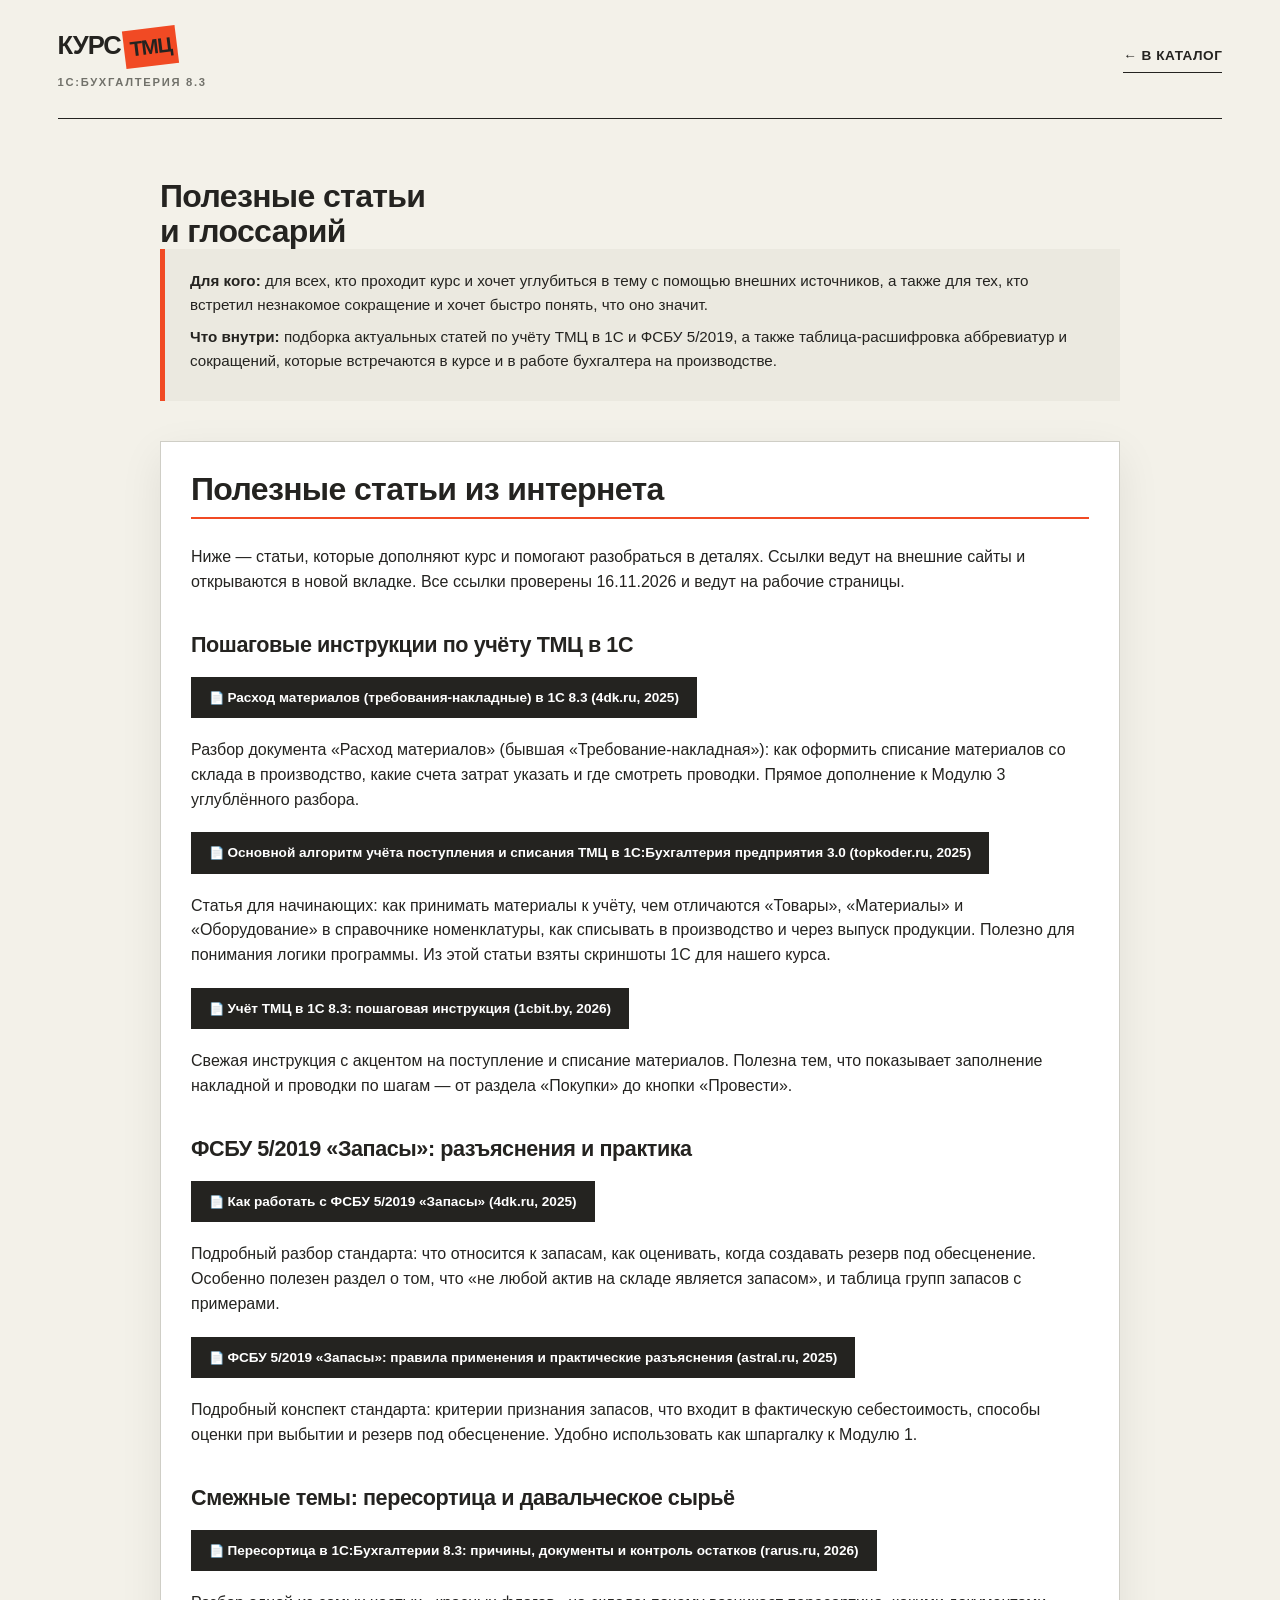
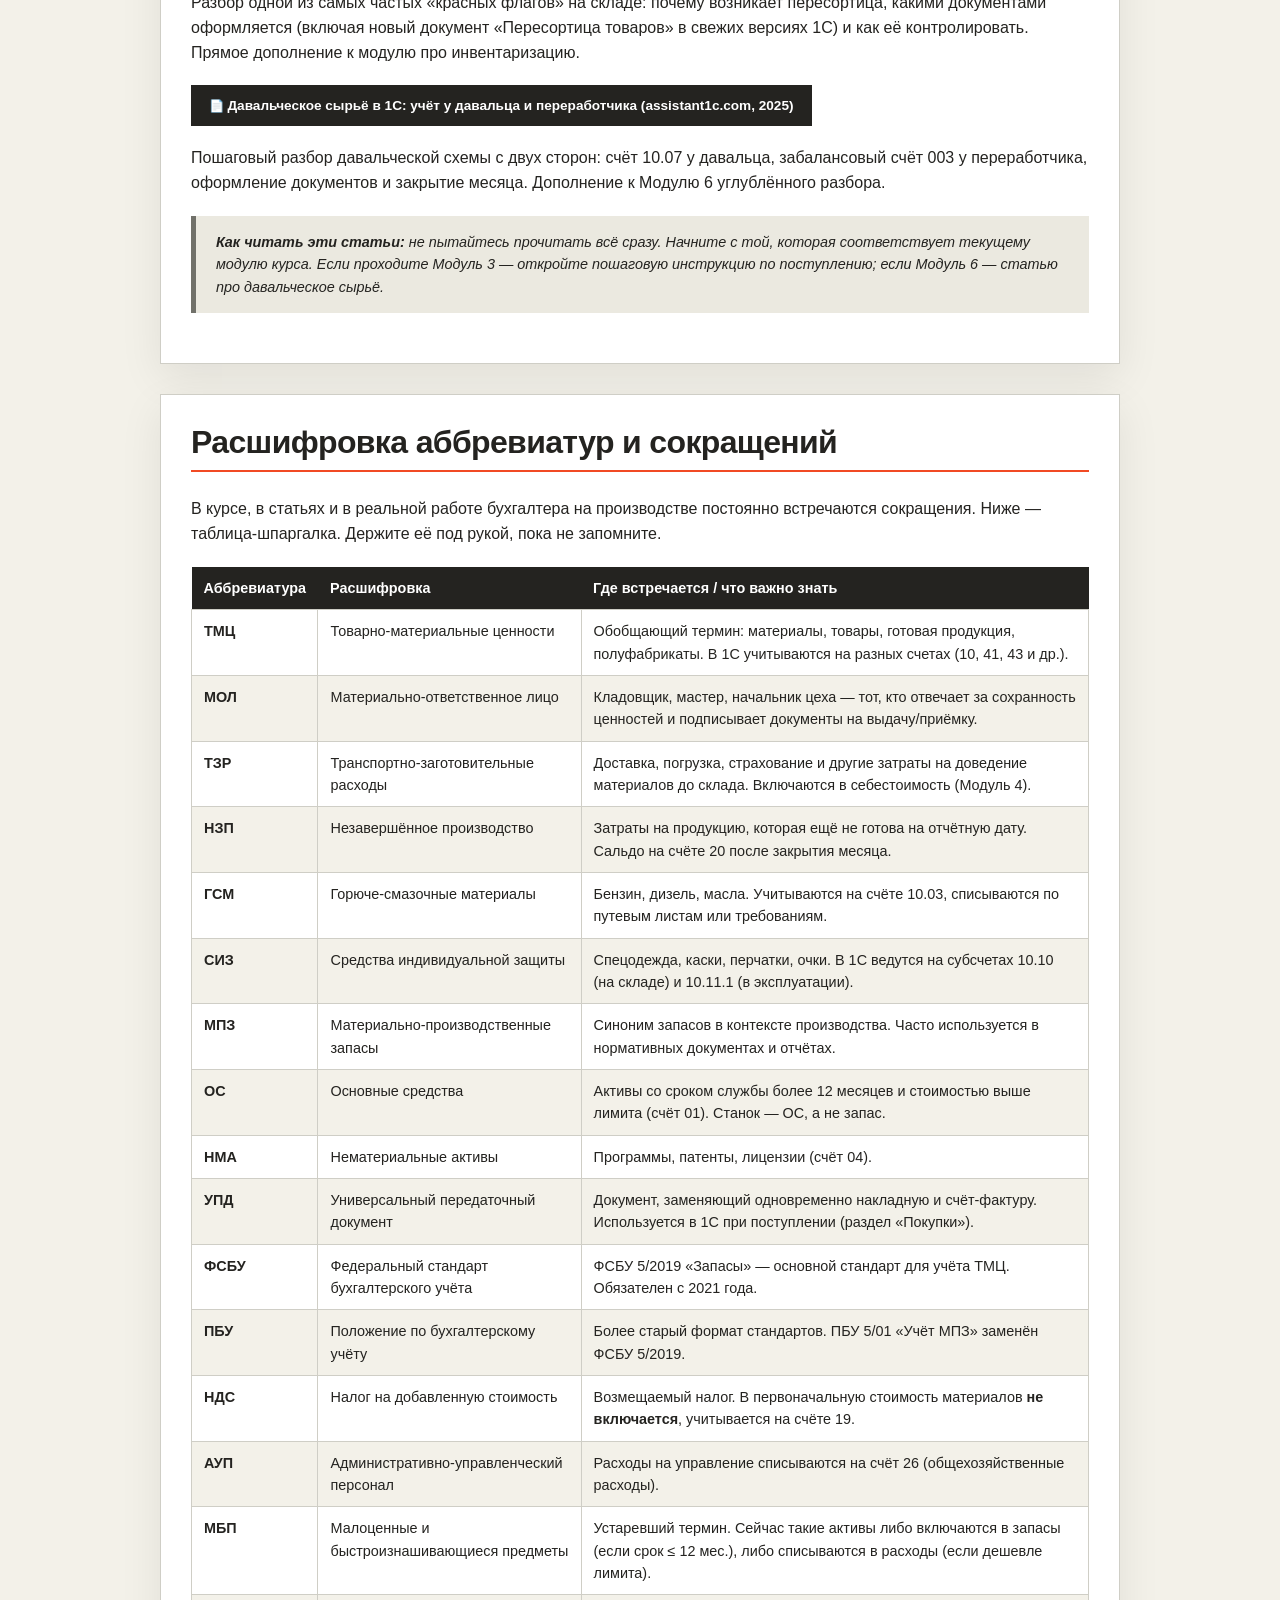
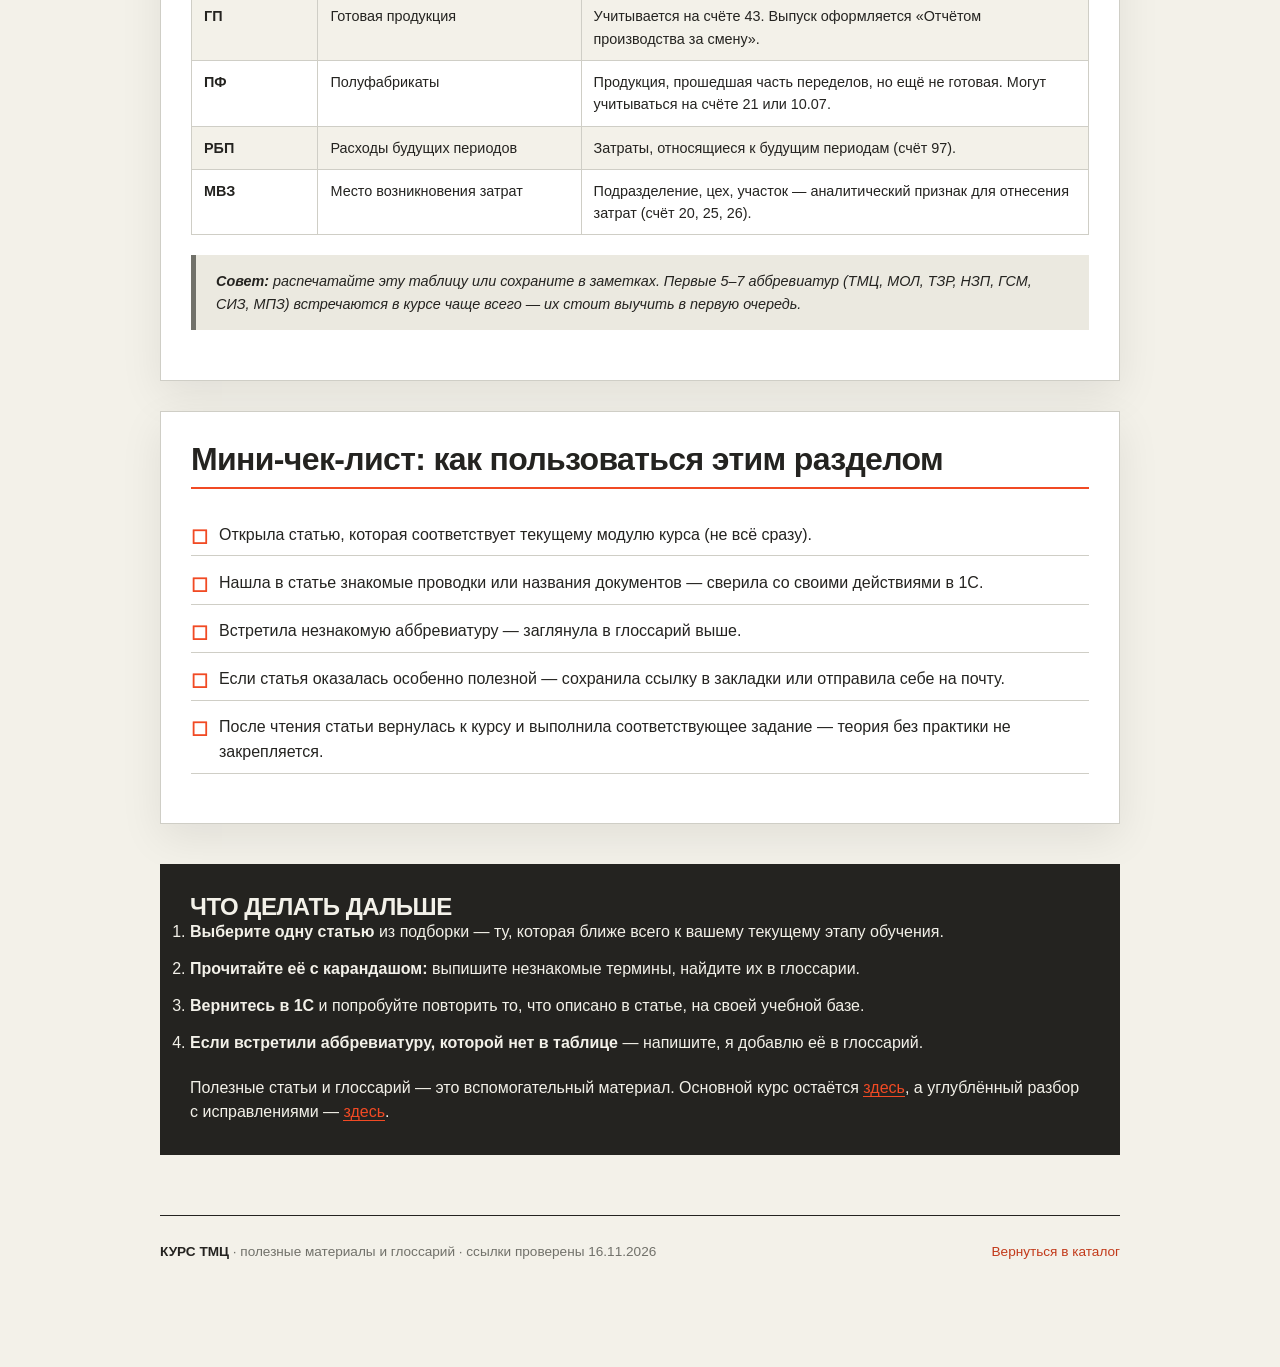
<file: tmc_resources.html>
<!DOCTYPE html>
<html lang="ru">
<head>
    <meta charset="UTF-8">
    <meta name="viewport" content="width=device-width, initial-scale=1.0">
    <title>Полезные материалы и глоссарий: учёт ТМЦ в 1С</title>
    <link rel="stylesheet" href="style.css">
</head>
<body>

    <header class="header">
        <a href="index.html" class="wordmark">
            КУРС<span>ТМЦ</span>
            <i>1С:БУХГАЛТЕРИЯ 8.3</i>
        </a>
        <div class="header-nav">
            <a href="index.html">← В КАТАЛОГ</a>
        </div>
    </header>

    <div class="course-wrap">

        <h1>Полезные статьи<br>и глоссарий</h1>

        <div class="course-info">
            <p><strong>Для кого:</strong> для всех, кто проходит курс и хочет углубиться в тему с помощью внешних источников, а также для тех, кто встретил незнакомое сокращение и хочет быстро понять, что оно значит.</p>
            <p><strong>Что внутри:</strong> подборка актуальных статей по учёту ТМЦ в 1С и ФСБУ 5/2019, а также таблица-расшифровка аббревиатур и сокращений, которые встречаются в курсе и в работе бухгалтера на производстве.</p>
        </div>

        <!-- РАЗДЕЛ 1: СТАТЬИ -->
        <div class="module">
            <h2>Полезные статьи из интернета</h2>
            <p>Ниже — статьи, которые дополняют курс и помогают разобраться в деталях. Ссылки ведут на внешние сайты и открываются в новой вкладке. Все ссылки проверены 16.11.2026 и ведут на рабочие страницы.</p>

            <h3>Пошаговые инструкции по учёту ТМЦ в 1С</h3>
            <div class="resources">
                <a href="https://4dk.ru/art/35302-raskhod-materialov-trebovaniya-nakladnye-v-1s-8-3" class="article-link" target="_blank">
                    Расход материалов (требования-накладные) в 1С 8.3 (4dk.ru, 2025)
                </a>
            </div>
            <p>Разбор документа «Расход материалов» (бывшая «Требование-накладная»): как оформить списание материалов со склада в производство, какие счета затрат указать и где смотреть проводки. Прямое дополнение к Модулю 3 углублённого разбора.</p>

            <div class="resources">
                <a href="https://topkoder.ru/stati/uchet-tmc-v-1s-buhgalteriya-predpriyatiya/" class="article-link" target="_blank">
                    Основной алгоритм учёта поступления и списания ТМЦ в 1С:Бухгалтерия предприятия 3.0 (topkoder.ru, 2025)
                </a>
            </div>
            <p>Статья для начинающих: как принимать материалы к учёту, чем отличаются «Товары», «Материалы» и «Оборудование» в справочнике номенклатуры, как списывать в производство и через выпуск продукции. Полезно для понимания логики программы. Из этой статьи взяты скриншоты 1С для нашего курса.</p>

            <div class="resources">
                <a href="https://baranovichi.1cbit.by/blog/uchet-tmts-v-1s-8-3-poshagovaya-instruktsiya/" class="article-link" target="_blank">
                    Учёт ТМЦ в 1С 8.3: пошаговая инструкция (1cbit.by, 2026)
                </a>
            </div>
            <p>Свежая инструкция с акцентом на поступление и списание материалов. Полезна тем, что показывает заполнение накладной и проводки по шагам — от раздела «Покупки» до кнопки «Провести».</p>

            <h3>ФСБУ 5/2019 «Запасы»: разъяснения и практика</h3>
            <div class="resources">
                <a href="https://www.4dk.ru/content/art/11520-cplus-fsbu-zapasy-s-2022-goda-20220404" class="article-link" target="_blank">
                    Как работать с ФСБУ 5/2019 «Запасы» (4dk.ru, 2025)
                </a>
            </div>
            <p>Подробный разбор стандарта: что относится к запасам, как оценивать, когда создавать резерв под обесценение. Особенно полезен раздел о том, что «не любой актив на складе является запасом», и таблица групп запасов с примерами.</p>

            <div class="resources">
                <a href="https://astral.ru/aj/elem/fsbu-5-2019-zapasy/" class="article-link" target="_blank">
                    ФСБУ 5/2019 «Запасы»: правила применения и практические разъяснения (astral.ru, 2025)
                </a>
            </div>
            <p>Подробный конспект стандарта: критерии признания запасов, что входит в фактическую себестоимость, способы оценки при выбытии и резерв под обесценение. Удобно использовать как шпаргалку к Модулю 1.</p>

            <h3>Смежные темы: пересортица и давальческое сырьё</h3>
            <div class="resources">
                <a href="https://rarus.ru/publications/20260204-rabota-1c-buh-peresortitsa-v-1c-buh-8-3-prichiny-dokumenty-i-kontrol-ostatkov-805798/" class="article-link" target="_blank">
                    Пересортица в 1С:Бухгалтерии 8.3: причины, документы и контроль остатков (rarus.ru, 2026)
                </a>
            </div>
            <p>Разбор одной из самых частых «красных флагов» на складе: почему возникает пересортица, какими документами оформляется (включая новый документ «Пересортица товаров» в свежих версиях 1С) и как её контролировать. Прямое дополнение к модулю про инвентаризацию.</p>

            <div class="resources">
                <a href="https://assistant1c.com/blog/1c-buhgalteriya/proizvodstvo/davalcheskoe-syre-v-1s/" class="article-link" target="_blank">
                    Давальческое сырьё в 1С: учёт у давальца и переработчика (assistant1c.com, 2025)
                </a>
            </div>
            <p>Пошаговый разбор давальческой схемы с двух сторон: счёт 10.07 у давальца, забалансовый счёт 003 у переработчика, оформление документов и закрытие месяца. Дополнение к Модулю 6 углублённого разбора.</p>

            <div class="self-check">
                <strong>Как читать эти статьи:</strong> не пытайтесь прочитать всё сразу. Начните с той, которая соответствует текущему модулю курса. Если проходите Модуль 3 — откройте пошаговую инструкцию по поступлению; если Модуль 6 — статью про давальческое сырьё.
            </div>
        </div>

        <!-- РАЗДЕЛ 2: ГЛОССАРИЙ -->
        <div class="module" id="glossary">
            <h2>Расшифровка аббревиатур и сокращений</h2>
            <p>В курсе, в статьях и в реальной работе бухгалтера на производстве постоянно встречаются сокращения. Ниже — таблица-шпаргалка. Держите её под рукой, пока не запомните.</p>

            <table>
                <thead>
                    <tr>
                        <th>Аббревиатура</th>
                        <th>Расшифровка</th>
                        <th>Где встречается / что важно знать</th>
                    </tr>
                </thead>
                <tbody>
                    <tr>
                        <td><strong>ТМЦ</strong></td>
                        <td>Товарно-материальные ценности</td>
                        <td>Обобщающий термин: материалы, товары, готовая продукция, полуфабрикаты. В 1С учитываются на разных счетах (10, 41, 43 и др.).</td>
                    </tr>
                    <tr>
                        <td><strong>МОЛ</strong></td>
                        <td>Материально-ответственное лицо</td>
                        <td>Кладовщик, мастер, начальник цеха — тот, кто отвечает за сохранность ценностей и подписывает документы на выдачу/приёмку.</td>
                    </tr>
                    <tr>
                        <td><strong>ТЗР</strong></td>
                        <td>Транспортно-заготовительные расходы</td>
                        <td>Доставка, погрузка, страхование и другие затраты на доведение материалов до склада. Включаются в себестоимость (Модуль 4).</td>
                    </tr>
                    <tr>
                        <td><strong>НЗП</strong></td>
                        <td>Незавершённое производство</td>
                        <td>Затраты на продукцию, которая ещё не готова на отчётную дату. Сальдо на счёте 20 после закрытия месяца.</td>
                    </tr>
                    <tr>
                        <td><strong>ГСМ</strong></td>
                        <td>Горюче-смазочные материалы</td>
                        <td>Бензин, дизель, масла. Учитываются на счёте 10.03, списываются по путевым листам или требованиям.</td>
                    </tr>
                    <tr>
                        <td><strong>СИЗ</strong></td>
                        <td>Средства индивидуальной защиты</td>
                        <td>Спецодежда, каски, перчатки, очки. В 1С ведутся на субсчетах 10.10 (на складе) и 10.11.1 (в эксплуатации).</td>
                    </tr>
                    <tr>
                        <td><strong>МПЗ</strong></td>
                        <td>Материально-производственные запасы</td>
                        <td>Синоним запасов в контексте производства. Часто используется в нормативных документах и отчётах.</td>
                    </tr>
                    <tr>
                        <td><strong>ОС</strong></td>
                        <td>Основные средства</td>
                        <td>Активы со сроком службы более 12 месяцев и стоимостью выше лимита (счёт 01). Станок — ОС, а не запас.</td>
                    </tr>
                    <tr>
                        <td><strong>НМА</strong></td>
                        <td>Нематериальные активы</td>
                        <td>Программы, патенты, лицензии (счёт 04).</td>
                    </tr>
                    <tr>
                        <td><strong>УПД</strong></td>
                        <td>Универсальный передаточный документ</td>
                        <td>Документ, заменяющий одновременно накладную и счёт-фактуру. Используется в 1С при поступлении (раздел «Покупки»).</td>
                    </tr>
                    <tr>
                        <td><strong>ФСБУ</strong></td>
                        <td>Федеральный стандарт бухгалтерского учёта</td>
                        <td>ФСБУ 5/2019 «Запасы» — основной стандарт для учёта ТМЦ. Обязателен с 2021 года.</td>
                    </tr>
                    <tr>
                        <td><strong>ПБУ</strong></td>
                        <td>Положение по бухгалтерскому учёту</td>
                        <td>Более старый формат стандартов. ПБУ 5/01 «Учёт МПЗ» заменён ФСБУ 5/2019.</td>
                    </tr>
                    <tr>
                        <td><strong>НДС</strong></td>
                        <td>Налог на добавленную стоимость</td>
                        <td>Возмещаемый налог. В первоначальную стоимость материалов <strong>не включается</strong>, учитывается на счёте 19.</td>
                    </tr>
                    <tr>
                        <td><strong>АУП</strong></td>
                        <td>Административно-управленческий персонал</td>
                        <td>Расходы на управление списываются на счёт 26 (общехозяйственные расходы).</td>
                    </tr>
                    <tr>
                        <td><strong>МБП</strong></td>
                        <td>Малоценные и быстроизнашивающиеся предметы</td>
                        <td>Устаревший термин. Сейчас такие активы либо включаются в запасы (если срок ≤ 12 мес.), либо списываются в расходы (если дешевле лимита).</td>
                    </tr>
                    <tr>
                        <td><strong>ГП</strong></td>
                        <td>Готовая продукция</td>
                        <td>Учитывается на счёте 43. Выпуск оформляется «Отчётом производства за смену».</td>
                    </tr>
                    <tr>
                        <td><strong>ПФ</strong></td>
                        <td>Полуфабрикаты</td>
                        <td>Продукция, прошедшая часть переделов, но ещё не готовая. Могут учитываться на счёте 21 или 10.07.</td>
                    </tr>
                    <tr>
                        <td><strong>РБП</strong></td>
                        <td>Расходы будущих периодов</td>
                        <td>Затраты, относящиеся к будущим периодам (счёт 97).</td>
                    </tr>
                    <tr>
                        <td><strong>МВЗ</strong></td>
                        <td>Место возникновения затрат</td>
                        <td>Подразделение, цех, участок — аналитический признак для отнесения затрат (счёт 20, 25, 26).</td>
                    </tr>
                </tbody>
            </table>

            <div class="self-check">
                <strong>Совет:</strong> распечатайте эту таблицу или сохраните в заметках. Первые 5–7 аббревиатур (ТМЦ, МОЛ, ТЗР, НЗП, ГСМ, СИЗ, МПЗ) встречаются в курсе чаще всего — их стоит выучить в первую очередь.
            </div>
        </div>

        <!-- ЧЕК-ЛИСТ -->
        <div class="module">
            <h2>Мини-чек-лист: как пользоваться этим разделом</h2>
            <div class="checklist">
                <ul>
                    <li>Открыла статью, которая соответствует текущему модулю курса (не всё сразу).</li>
                    <li>Нашла в статье знакомые проводки или названия документов — сверила со своими действиями в 1С.</li>
                    <li>Встретила незнакомую аббревиатуру — заглянула в глоссарий выше.</li>
                    <li>Если статья оказалась особенно полезной — сохранила ссылку в закладки или отправила себе на почту.</li>
                    <li>После чтения статьи вернулась к курсу и выполнила соответствующее задание — теория без практики не закрепляется.</li>
                </ul>
            </div>
        </div>

        <!-- ПЛАН -->
        <div class="plan">
            <h2>ЧТО ДЕЛАТЬ ДАЛЬШЕ</h2>
            <ol>
                <li><strong>Выберите одну статью</strong> из подборки — ту, которая ближе всего к вашему текущему этапу обучения.</li>
                <li><strong>Прочитайте её с карандашом:</strong> выпишите незнакомые термины, найдите их в глоссарии.</li>
                <li><strong>Вернитесь в 1С</strong> и попробуйте повторить то, что описано в статье, на своей учебной базе.</li>
                <li><strong>Если встретили аббревиатуру, которой нет в таблице</strong> — напишите, я добавлю её в глоссарий.</li>
            </ol>
            <p style="margin-top: 20px;">Полезные статьи и глоссарий — это вспомогательный материал. Основной курс остаётся <a href="tmc_deepseek.html">здесь</a>, а углублённый разбор с исправлениями — <a href="tmc_research.html">здесь</a>.</p>
        </div>

        <footer class="footer">
            <div><strong>КУРС ТМЦ</strong> · полезные материалы и глоссарий · ссылки проверены 16.11.2026</div>
            <div><a href="index.html">Вернуться в каталог</a></div>
        </footer>

    </div>
</body>
</html>
</file>
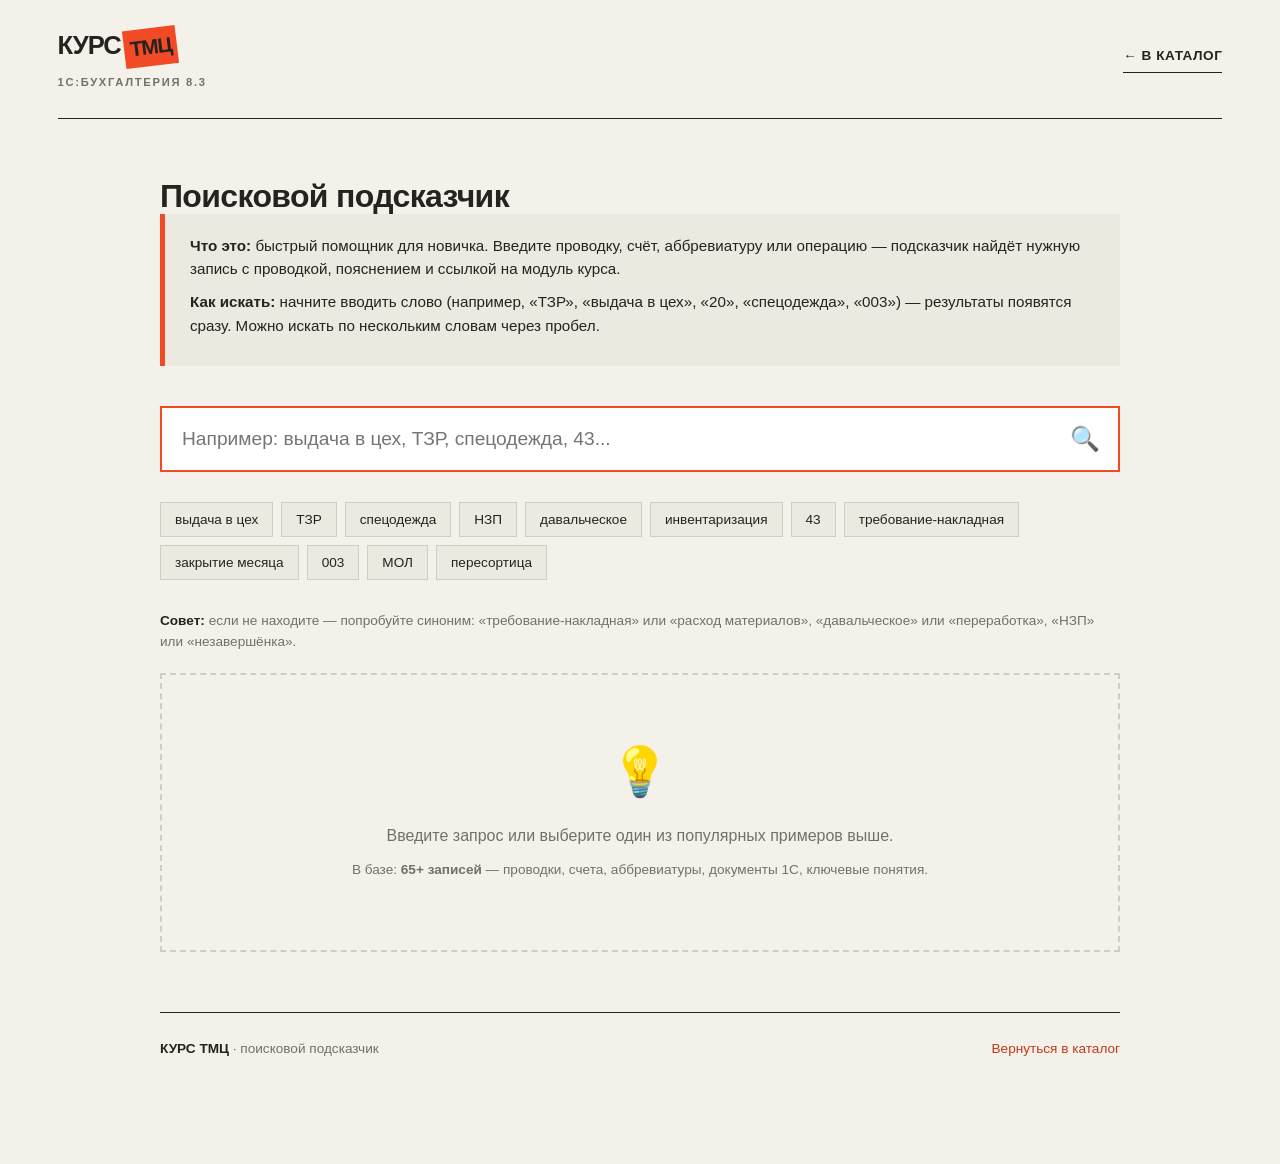
<file: tmc_search.html>
<!DOCTYPE html>
<html lang="ru">
<head>
    <meta charset="UTF-8">
    <meta name="viewport" content="width=device-width, initial-scale=1.0">
    <title>Поисковой подсказчик: учёт ТМЦ в 1С</title>
    <link rel="stylesheet" href="style.css">
    <style>
        .search-box {
            position: relative;
            margin: 30px 0;
        }
        .search-input {
            width: 100%;
            padding: 20px 60px 20px 20px;
            font-size: 1.2rem;
            font-family: var(--font-text);
            border: 2px solid var(--color-text);
            background: var(--p-white);
            color: var(--color-text);
            outline: none;
            transition: border-color 0.2s;
        }
        .search-input:focus {
            border-color: var(--color-accent);
        }
        .search-icon {
            position: absolute;
            right: 20px;
            top: 50%;
            transform: translateY(-50%);
            font-size: 1.5rem;
            color: var(--color-text-muted);
            pointer-events: none;
        }
        .quick-chips {
            display: flex;
            flex-wrap: wrap;
            gap: 8px;
            margin-bottom: 30px;
        }
        .chip {
            display: inline-block;
            padding: 6px 14px;
            background: var(--color-surface);
            border: 1px solid var(--color-border);
            font-size: 0.85rem;
            cursor: pointer;
            transition: all 0.15s;
            color: var(--color-text);
        }
        .chip:hover {
            background: var(--color-accent);
            border-color: var(--color-accent);
            color: var(--color-text);
        }
        .search-results {
            margin-top: 20px;
        }
        .result-count {
            font-size: 0.85rem;
            color: var(--color-text-muted);
            text-transform: uppercase;
            letter-spacing: 1px;
            margin-bottom: 15px;
            font-family: 'DejaVu Sans Mono', monospace;
        }
        .result-card {
            background: var(--p-white);
            border: 1px solid var(--color-border);
            border-left: 5px solid var(--color-accent);
            padding: 18px 22px;
            margin-bottom: 12px;
            transition: box-shadow 0.2s;
        }
        .result-card:hover {
            box-shadow: var(--shadow-print);
        }
        .result-type {
            display: inline-block;
            font-size: 0.7rem;
            letter-spacing: 1.5px;
            font-weight: 700;
            padding: 3px 8px;
            background: var(--color-text);
            color: var(--p-paper);
            text-transform: uppercase;
            margin-bottom: 10px;
        }
        .result-type.provodka { background: var(--color-accent); color: var(--color-text); }
        .result-type.schet { background: #2c5f8a; }
        .result-type.abbr { background: #6b4c8a; }
        .result-type.document { background: #4a6b3a; }
        .result-type.ponyatie { background: #8a6b3a; }
        .result-title {
            font-family: var(--font-display);
            font-size: 1.15rem;
            font-weight: 700;
            margin-bottom: 8px;
            line-height: 1.2;
        }
        .result-provodka {
            display: inline-block;
            font-family: 'DejaVu Sans Mono', monospace;
            background: var(--color-surface);
            padding: 6px 12px;
            border: 1px solid var(--color-border);
            font-size: 0.95rem;
            font-weight: 700;
            margin: 8px 0;
        }
        .result-provodka .d { color: #2c5f8a; }
        .result-provodka .k { color: #8a2c2c; }
        .result-desc {
            font-size: 0.9rem;
            color: var(--color-text-muted);
            margin-bottom: 10px;
            line-height: 1.5;
        }
        .result-link {
            font-size: 0.85rem;
            font-weight: 700;
            text-transform: uppercase;
            letter-spacing: 0.5px;
            border-bottom: 1px solid var(--color-text);
            display: inline-block;
        }
        .result-link:hover {
            color: var(--color-accent-text);
            border-bottom-color: var(--color-accent-text);
        }
        .empty-state {
            text-align: center;
            padding: 60px 20px;
            border: 2px dashed var(--color-border);
            color: var(--color-text-muted);
        }
        .empty-state .em-icon { font-size: 3rem; margin-bottom: 15px; }
        mark {
            background: #ffe680;
            color: var(--color-text);
            padding: 1px 3px;
            font-weight: 700;
        }
        .search-hint {
            font-size: 0.85rem;
            color: var(--color-text-muted);
            margin-top: 10px;
        }
        .search-hint strong { color: var(--color-text); }
    </style>
</head>
<body>

    <header class="header">
        <a href="index.html" class="wordmark">
            КУРС<span>ТМЦ</span>
            <i>1С:БУХГАЛТЕРИЯ 8.3</i>
        </a>
        <div class="header-nav">
            <a href="index.html">← В КАТАЛОГ</a>
        </div>
    </header>

    <div class="course-wrap">

        <h1>Поисковой подсказчик</h1>

        <div class="course-info">
            <p><strong>Что это:</strong> быстрый помощник для новичка. Введите проводку, счёт, аббревиатуру или операцию — подсказчик найдёт нужную запись с проводкой, пояснением и ссылкой на модуль курса.</p>
            <p><strong>Как искать:</strong> начните вводить слово (например, «ТЗР», «выдача в цех», «20», «спецодежда», «003») — результаты появятся сразу. Можно искать по нескольким словам через пробел.</p>
        </div>

        <div class="search-box">
            <input type="text" id="searchInput" class="search-input" placeholder="Например: выдача в цех, ТЗР, спецодежда, 43..." autocomplete="off" autofocus>
            <span class="search-icon">🔍</span>
        </div>

        <div class="quick-chips" id="quickChips"></div>

        <div class="search-hint">
            <strong>Совет:</strong> если не находите — попробуйте синоним: «требование-накладная» или «расход материалов», «давальческое» или «переработка», «НЗП» или «незавершёнка».
        </div>

        <div class="search-results" id="searchResults">
            <div class="empty-state">
                <div class="em-icon">💡</div>
                <p>Введите запрос или выберите один из популярных примеров выше.</p>
                <p style="margin-top: 10px; font-size: 0.85rem;">В базе: <strong>65+ записей</strong> — проводки, счета, аббревиатуры, документы 1С, ключевые понятия.</p>
            </div>
        </div>

        <footer class="footer">
            <div><strong>КУРС ТМЦ</strong> · поисковой подсказчик</div>
            <div><a href="index.html">Вернуться в каталог</a></div>
        </footer>

    </div>

    <script>
        // ============================================================
        // БАЗА ЗНАНИЙ
        // ============================================================
        const knowledgeBase = [
            // ========== ПРОВОДКИ ==========
            {
                type: "проводка",
                title: "Поступление материалов от поставщика",
                keywords: ["поступление", "материалы", "поставщик", "куп", "приход", "10", "60", "накладная"],
                debit: "10.01",
                credit: "60.01",
                description: "Оприходованы материалы по фактической стоимости на основании накладной поставщика (или УПД). Оформляется документом «Поступление (акты, накладные, УПД)» в разделе «Покупки».",
                link: "tmc_deepseek.html#module3"
            },
            {
                type: "проводка",
                title: "Выделен входной НДС по поступлению",
                keywords: ["ндс", "входной", "19", "60", "поступление", "выделен"],
                debit: "19.03",
                credit: "60.01",
                description: "Отражён НДС, предъявленный поставщиком. Принимается к вычету после получения счёта-фактуры.",
                link: "tmc_deepseek.html#module3"
            },
            {
                type: "проводка",
                title: "НДС принят к вычету",
                keywords: ["ндс", "вычет", "68", "19", "принят"],
                debit: "68.02",
                credit: "19.03",
                description: "Входной НДС принят к вычету на основании счёта-фактуры и первичных документов.",
                link: "tmc_deepseek.html#module3"
            },
            {
                type: "проводка",
                title: "Доставка (ТЗР) включена в стоимость материалов",
                keywords: ["тзр", "доставка", "транспорт", "доп", "расход", "10", "60", "76"],
                debit: "10.01",
                credit: "60.01 / 76.05",
                description: "Транспортно-заготовительные расходы включены в стоимость материалов. Оформляется документом «Поступление доп. расходов» в разделе «Покупки».",
                link: "tmc_research.html#module4"
            },
            {
                type: "проводка",
                title: "Оплата поставщику",
                keywords: ["оплата", "поставщик", "60", "51", "банк", "платежка"],
                debit: "60.01",
                credit: "51",
                description: "Перечислена оплата поставщику с расчётного счёта на основании банковской выписки.",
                link: "tmc_deepseek.html#module3"
            },
            {
                type: "проводка",
                title: "Перемещение между складами",
                keywords: ["перемещение", "склад", "переезд", "10", "внутреннее"],
                debit: "10.01 (склад 2)",
                credit: "10.01 (склад 1)",
                description: "Внутреннее перемещение материалов между складами или из склада в кладовую цеха без изменения стоимости. Оформляется документом «Перемещение товаров».",
                link: "tmc_deepseek.html#module3"
            },
            {
                type: "проводка",
                title: "Выдача материалов в цех на выпуск продукции",
                keywords: ["выдача", "цех", "производство", "расход", "материалы", "20", "10", "списание", "требование"],
                debit: "20.01",
                credit: "10.01",
                description: "Материалы списаны в основное производство. Оформляется документом «Расход материалов» (ранее — «Требование-накладная»).",
                link: "tmc_deepseek.html#module4"
            },
            {
                type: "проводка",
                title: "Выдача материалов на общецеховые нужды",
                keywords: ["выдача", "общецеховые", "25", "10", "расход", "цех"],
                debit: "25",
                credit: "10.01",
                description: "Материалы списаны на общепроизводственные расходы (содержание цехов, оборудование).",
                link: "tmc_deepseek.html#module4"
            },
            {
                type: "проводка",
                title: "Выдача материалов на управленческие нужды",
                keywords: ["выдача", "управление", "26", "10", "ауп", "офис", "расход"],
                debit: "26",
                credit: "10.01",
                description: "Материалы списаны на общехозяйственные расходы (управление, АУП, офис).",
                link: "tmc_deepseek.html#module4"
            },
            {
                type: "проводка",
                title: "Возврат материалов из цеха на склад",
                keywords: ["возврат", "цех", "склад", "неиспользованные", "10", "20"],
                debit: "10.01",
                credit: "20.01",
                description: "Возврат неиспользованных материалов из цеха обратно на склад. Оформляется документом «Перемещение товаров» или обратной проводкой.",
                link: "tmc_deepseek.html#module4"
            },
            {
                type: "проводка",
                title: "Выпуск готовой продукции из производства",
                keywords: ["выпуск", "готовая", "продукция", "43", "20", "производство", "оприходование"],
                debit: "43",
                credit: "20.01",
                description: "Оприходована готовая продукция на склад. Оформляется документом «Отчёт производства за смену» с флажком «Списать материалы».",
                link: "tmc_deepseek.html#module4"
            },
            {
                type: "проводка",
                title: "Оприходование полуфабрикатов своего производства",
                keywords: ["полуфабрикат", "21", "10.07", "20", "выпуск", "передел"],
                debit: "21 / 10.07",
                credit: "20.01",
                description: "Оприходованы полуфабрикаты собственного производства, если это предусмотрено учётной политикой.",
                link: "tmc_research.html#module1"
            },
            {
                type: "проводка",
                title: "Излишки при инвентаризации",
                keywords: ["излишки", "инвентаризация", "оприходование", "10", "91", "лишнее"],
                debit: "10.01",
                credit: "91.01",
                description: "Излишки материалов, выявленные при инвентаризации, оприходованы как прочие доходы. Оформляется документом «Оприходование товаров».",
                link: "tmc_deepseek.html#module5"
            },
            {
                type: "проводка",
                title: "Недостача при инвентаризации (до решения)",
                keywords: ["недостача", "инвентаризация", "списание", "94", "10", "порча"],
                debit: "94",
                credit: "10.01",
                description: "Выявлена недостача материалов. Списывается на счёт 94 «Недостачи и потери от порчи ценностей» до решения руководителя. Оформляется документом «Списание товаров».",
                link: "tmc_deepseek.html#module5"
            },
            {
                type: "проводка",
                title: "Недостача отнесена на виновное лицо",
                keywords: ["недостача", "виновник", "мол", "73", "94", "ущерб", "взыскание"],
                debit: "73.02",
                credit: "94",
                description: "Недостача отнесена на материально-ответственное лицо (или иного виновника). Далее удерживается из зарплаты (Дт 70 — Кт 73.02) или вносится в кассу (Дт 50 — Кт 73.02).",
                link: "tmc_deepseek.html#module5"
            },
            {
                type: "проводка",
                title: "Недостача в пределах норм естественной убыли",
                keywords: ["недостача", "норма", "убыль", "естественная", "20", "25", "26", "44", "94"],
                debit: "20 / 25 / 26 / 44",
                credit: "94",
                description: "Недостача списана на затраты в пределах норм естественной убыли, если нормы установлены в учётной политике.",
                link: "tmc_deepseek.html#module5"
            },
            {
                type: "проводка",
                title: "Списание материалов на прочие расходы",
                keywords: ["списание", "порча", "износ", "моральный", "91", "10", "прочие"],
                debit: "91.02",
                credit: "10.01",
                description: "Списание материалов вследствие порчи, морального износа или иных причин, не связанных с производством.",
                link: "tmc_deepseek.html#module5"
            },
            {
                type: "проводка",
                title: "Давальческое сырьё у переработчика",
                keywords: ["давальческое", "переработка", "003", "забалансовый", "переработчик", "толлинг"],
                debit: "003",
                credit: "—",
                description: "Принятое в переработку давальческое сырьё учитывается на забалансовом счёте 003 (субсчёт 003.01) по цене, указанной в договоре. Передача в производство — Дт 003.02 Кт 003.01. При выбытии сырьё списывается с забалансового счёта записью по кредиту 003 (сторно не используется).",
                link: "tmc_research.html#module6"
            },
            {
                type: "проводка",
                title: "Давальческое сырьё у давальца",
                keywords: ["давальческое", "давалец", "10.07", "передача", "переработка", "заказчик"],
                debit: "10.07",
                credit: "10.01",
                description: "У давальца (заказчика) материалы, переданные в переработку на сторону, учитываются на счёте 10.07 «Материалы, переданные в переработку на сторону».",
                link: "tmc_research.html#module6"
            },
            {
                type: "проводка",
                title: "Спецодежда поступила на склад",
                keywords: ["спецодежда", "сиз", "поступление", "10.10", "60", "склад", "каска"],
                debit: "10.10",
                credit: "60.01",
                description: "Поступление спецодежды и СИЗ на склад. Учёт ведётся на счёте 10.10 «Специальная оснастка и специальная одежда на складе».",
                link: "tmc_research.html#module5"
            },
            {
                type: "проводка",
                title: "Спецодежда выдана сотруднику",
                keywords: ["спецодежда", "сиз", "выдача", "10.11.1", "10.10", "эксплуатация", "сотрудник"],
                debit: "10.11.1",
                credit: "10.10",
                description: "Спецодежда передана в эксплуатацию сотруднику. Стоимость переходит со счёта 10.10 на счёт 10.11.1 «…в эксплуатации».",
                link: "tmc_research.html#module5"
            },
            {
                type: "проводка",
                title: "Погашение стоимости спецодежды",
                keywords: ["спецодежда", "погашение", "списание", "20", "25", "26", "10.11.1", "амортизация"],
                debit: "20 / 25 / 26",
                credit: "10.11.1",
                description: "Стоимость спецодежды со сроком службы более 12 месяцев гасится равномерно регламентной операцией «Погашение стоимости спецодежды» в конце месяца.",
                link: "tmc_research.html#module5"
            },

            // ========== СЧЕТА ==========
            {
                type: "счёт",
                title: "Счёт 10 «Материалы»",
                keywords: ["10", "материалы", "счёт", "субсчёт", "склад", "запас"],
                description: "Обобщает информацию о наличии и движении сырья, материалов, топлива, запчастей, инвентаря, спецодежды. Имеет субсчета 10.01–10.11. Основа для учёта ТМЦ на производстве.",
                link: "tmc_accounts.html"
            },
            {
                type: "счёт",
                title: "Счёт 10.01 «Сырьё и материалы»",
                keywords: ["10.01", "сырьё", "материалы", "основное", "производство"],
                description: "Основное сырьё и материалы для производства. Самый часто используемый субсчёт.",
                link: "tmc_accounts.html"
            },
            {
                type: "счёт",
                title: "Счёт 10.03 «Топливо»",
                keywords: ["10.03", "топливо", "гсм", "бензин", "дизель", "солярка"],
                description: "Бензин, дизельное топливо, ГСМ. Списывается по путевым листам или требованиям.",
                link: "tmc_accounts.html"
            },
            {
                type: "счёт",
                title: "Счёт 10.04 «Тара и тарные материалы»",
                keywords: ["10.04", "тара", "бочки", "мешки", "упаковка"],
                description: "Упаковка, бочки, мешки, ящики и другие тарные материалы.",
                link: "tmc_accounts.html"
            },
            {
                type: "счёт",
                title: "Счёт 10.07 «Материалы, переданные в переработку»",
                keywords: ["10.07", "переработка", "давальческое", "давалец", "передача"],
                description: "Материалы, переданные в переработку на сторону (у давальца).",
                link: "tmc_accounts.html"
            },
            {
                type: "счёт",
                title: "Счёт 10.10 «Спецодежда на складе»",
                keywords: ["10.10", "спецодежда", "сиз", "склад", "каска", "спецоснастка"],
                description: "Специальная оснастка и специальная одежда на складе. При выдаче переводится на 10.11.1.",
                link: "tmc_accounts.html"
            },
            {
                type: "счёт",
                title: "Счёт 10.11 «Спецодежда в эксплуатации»",
                keywords: ["10.11", "10.11.1", "спецодежда", "сиз", "эксплуатация", "выдана"],
                description: "Специальная оснастка и специальная одежда в эксплуатации (выдана сотрудникам).",
                link: "tmc_accounts.html"
            },
            {
                type: "счёт",
                title: "Счёт 20 «Основное производство»",
                keywords: ["20", "20.01", "производство", "затраты", "выпуск", "нзп", "себестоимость"],
                description: "Затраты основного производства. Сюда собираются материалы, зарплата, накладные. Дебетовое сальдо после закрытия = НЗП.",
                link: "tmc_accounts.html"
            },
            {
                type: "счёт",
                title: "Счёт 23 «Вспомогательные производства»",
                keywords: ["23", "вспомогательное", "ремонтный", "энергоцех", "автотранспорт"],
                description: "Затраты вспомогательных производств: ремонтный цех, энергоцех, автотранспорт.",
                link: "tmc_accounts.html"
            },
            {
                type: "счёт",
                title: "Счёт 25 «Общепроизводственные расходы»",
                keywords: ["25", "общепроизводственные", "цех", "содержание", "косвенные"],
                description: "Расходы на содержание и обслуживание цехов. При закрытии месяца распределяются на счёт 20.",
                link: "tmc_accounts.html"
            },
            {
                type: "счёт",
                title: "Счёт 26 «Общехозяйственные расходы»",
                keywords: ["26", "общехозяйственные", "управление", "ауп", "офис", "косвенные"],
                description: "Расходы на управление, АУП, содержание офиса. При закрытии месяца списываются на 20 или 90.",
                link: "tmc_accounts.html"
            },
            {
                type: "счёт",
                title: "Счёт 41 «Товары»",
                keywords: ["41", "товары", "перепродажа", "торговля"],
                description: "Товары для перепродажи. Используется в торговых операциях, а не в производстве.",
                link: "tmc_accounts.html"
            },
            {
                type: "счёт",
                title: "Счёт 43 «Готовая продукция»",
                keywords: ["43", "готовая", "продукция", "гп", "выпуск", "склад"],
                description: "Готовая продукция собственного производства. Оприходуется из производства (Дт 43 — Кт 20).",
                link: "tmc_accounts.html"
            },
            {
                type: "счёт",
                title: "Счёт 44 «Расходы на продажу»",
                keywords: ["44", "продажа", "коммерческие", "сбыт", "реклама"],
                description: "Коммерческие расходы: доставка покупателям, реклама, упаковка.",
                link: "tmc_accounts.html"
            },
            {
                type: "счёт",
                title: "Счёт 60 «Расчёты с поставщиками»",
                keywords: ["60", "60.01", "поставщик", "расчёты", "задолженность", "кредиторка"],
                description: "Задолженность перед поставщиками и подрядчиками за поставленные ТМЦ и услуги.",
                link: "tmc_accounts.html"
            },
            {
                type: "счёт",
                title: "Счёт 62 «Расчёты с покупателями»",
                keywords: ["62", "покупатель", "заказчик", "дебиторка", "выручка"],
                description: "Задолженность покупателей и заказчиков за отгруженную продукцию.",
                link: "tmc_accounts.html"
            },
            {
                type: "счёт",
                title: "Счёт 76 «Прочие расчёты»",
                keywords: ["76", "76.05", "прочие", "претензии", "аффинаж", "ущерб", "тзр"],
                description: "Прочие расчёты: претензии, ущерб, аффинаж, транспортные услуги (76.05).",
                link: "tmc_accounts.html"
            },
            {
                type: "счёт",
                title: "Счёт 19 «НДС по приобретённым ценностям»",
                keywords: ["19", "19.03", "ндс", "входной", "вычет"],
                description: "Входной НДС по приобретённым материалам и услугам. Принимается к вычету (Дт 68 — Кт 19).",
                link: "tmc_accounts.html"
            },
            {
                type: "счёт",
                title: "Счёт 90 «Продажи»",
                keywords: ["90", "90.01", "90.02", "продажи", "выручка", "себестоимость"],
                description: "Выручка от продаж (90.01) и себестоимость продаж (90.02).",
                link: "tmc_accounts.html"
            },
            {
                type: "счёт",
                title: "Счёт 91 «Прочие доходы и расходы»",
                keywords: ["91", "91.01", "91.02", "прочие", "доходы", "расходы", "излишки"],
                description: "Прочие доходы (91.01) и расходы (91.02): излишки, списания, штрафы.",
                link: "tmc_accounts.html"
            },
            {
                type: "счёт",
                title: "Счёт 94 «Недостачи и потери от порчи»",
                keywords: ["94", "недостача", "порча", "потери", "инвентаризация"],
                description: "Недостачи и потери от порчи ценностей до принятия решения руководителем.",
                link: "tmc_accounts.html"
            },
            {
                type: "счёт",
                title: "Счёт 73 «Расчёты с персоналом по прочим операциям»",
                keywords: ["73", "73.02", "персонал", "ущерб", "мол", "взыскание"],
                description: "Расчёты по возмещению материального ущерба (73.02). Удержание из зарплаты или внесение в кассу.",
                link: "tmc_accounts.html"
            },
            {
                type: "счёт",
                title: "Счёт 003 «Материалы, принятые в переработку»",
                keywords: ["003", "забалансовый", "давальческое", "переработка", "переработчик"],
                description: "Забалансовый счёт для учёта давальческого сырья у переработчика. Оценка — по цене договора.",
                link: "tmc_research.html#module6"
            },

            // ========== АББРЕВИАТУРЫ ==========
            {
                type: "аббревиатура",
                title: "ТМЦ — Товарно-материальные ценности",
                keywords: ["тмц", "товарно", "материальные", "ценности", "запас"],
                description: "Обобщающий термин: материалы, товары, готовая продукция, полуфабрикаты. В 1С учитываются на разных счетах (10, 41, 43 и др.).",
                link: "tmc_resources.html#glossary"
            },
            {
                type: "аббревиатура",
                title: "МОЛ — Материально-ответственное лицо",
                keywords: ["мол", "материально", "ответственное", "лицо", "кладовщик", "мастер"],
                description: "Кладовщик, мастер, начальник цеха — тот, кто отвечает за сохранность ценностей и подписывает документы на выдачу/приёмку.",
                link: "tmc_resources.html#glossary"
            },
            {
                type: "аббревиатура",
                title: "ТЗР — Транспортно-заготовительные расходы",
                keywords: ["тзр", "транспортно", "заготовительные", "расходы", "доставка"],
                description: "Доставка, погрузка, страхование и другие затраты на доведение материалов до склада. Включаются в себестоимость (п. 11 ФСБУ 5/2019).",
                link: "tmc_research.html#module4"
            },
            {
                type: "аббревиатура",
                title: "НЗП — Незавершённое производство",
                keywords: ["нзп", "незавершённое", "незавершенное", "производство", "незавершёнка"],
                description: "Затраты на продукцию, которая ещё не готова на отчётную дату. Дебетовое сальдо счёта 20 после закрытия месяца.",
                link: "tmc_research.html#module1"
            },
            {
                type: "аббревиатура",
                title: "ГСМ — Горюче-смазочные материалы",
                keywords: ["гсм", "горюче", "смазочные", "материалы", "бензин", "дизель", "топливо"],
                description: "Бензин, дизель, масла. Учитываются на счёте 10.03, списываются по путевым листам или требованиям.",
                link: "tmc_resources.html#glossary"
            },
            {
                type: "аббревиатура",
                title: "СИЗ — Средства индивидуальной защиты",
                keywords: ["сиз", "средства", "индивидуальной", "защиты", "спецодежда", "каска"],
                description: "Спецодежда, каски, перчатки, очки. Ведутся на субсчетах 10.10 (на складе) и 10.11.1 (в эксплуатации).",
                link: "tmc_research.html#module5"
            },
            {
                type: "аббревиатура",
                title: "МПЗ — Материально-производственные запасы",
                keywords: ["мпз", "материально", "производственные", "запасы"],
                description: "Синоним запасов в контексте производства. Используется в нормативных документах и отчётах.",
                link: "tmc_resources.html#glossary"
            },
            {
                type: "аббревиатура",
                title: "ОС — Основные средства",
                keywords: ["ос", "основные", "средства", "станок", "оборудование", "01"],
                description: "Активы со сроком службы более 12 месяцев и стоимостью выше лимита (счёт 01). Станок — ОС, а не запас.",
                link: "tmc_resources.html#glossary"
            },
            {
                type: "аббревиатура",
                title: "НМА — Нематериальные активы",
                keywords: ["нма", "нематериальные", "активы", "программа", "патент", "лицензия"],
                description: "Программы, патенты, лицензии (счёт 04).",
                link: "tmc_resources.html#glossary"
            },
            {
                type: "аббревиатура",
                title: "УПД — Универсальный передаточный документ",
                keywords: ["упд", "универсальный", "передаточный", "документ", "накладная", "счёт-фактура"],
                description: "Документ, заменяющий одновременно накладную и счёт-фактуру. Используется в 1С при поступлении.",
                link: "tmc_resources.html#glossary"
            },
            {
                type: "аббревиатура",
                title: "ФСБУ — Федеральный стандарт бухгалтерского учёта",
                keywords: ["фсбу", "федеральный", "стандарт", "бухгалтерский", "учёт", "5/2019"],
                description: "ФСБУ 5/2019 «Запасы» — основной стандарт для учёта ТМЦ. Обязателен с 2021 года.",
                link: "tmc_research.html#module1"
            },
            {
                type: "аббревиатура",
                title: "ПБУ — Положение по бухгалтерскому учёту",
                keywords: ["пбу", "положение", "бухгалтерский", "учёт", "5/01"],
                description: "Более старый формат стандартов. ПБУ 5/01 «Учёт МПЗ» заменён ФСБУ 5/2019.",
                link: "tmc_research.html#module1"
            },
            {
                type: "аббревиатура",
                title: "НДС — Налог на добавленную стоимость",
                keywords: ["ндс", "налог", "добавленную", "стоимость", "19", "68"],
                description: "Возмещаемый налог. В первоначальную стоимость материалов не включается, учитывается на счёте 19.",
                link: "tmc_research.html#module1"
            },
            {
                type: "аббревиатура",
                title: "АУП — Административно-управленческий персонал",
                keywords: ["ауп", "административно", "управленческий", "персонал", "управление", "26"],
                description: "Расходы на управление списываются на счёт 26 (общехозяйственные расходы).",
                link: "tmc_resources.html#glossary"
            },
            {
                type: "аббревиатура",
                title: "МБП — Малоценные и быстроизнашивающиеся предметы",
                keywords: ["мбп", "малоценные", "быстроизнашивающиеся", "предметы"],
                description: "Устаревший термин. Сейчас такие активы либо включаются в запасы (если срок ≤ 12 мес.), либо списываются в расходы.",
                link: "tmc_resources.html#glossary"
            },
            {
                type: "аббревиатура",
                title: "ГП — Готовая продукция",
                keywords: ["гп", "готовая", "продукция", "43"],
                description: "Учитывается на счёте 43. Выпуск оформляется «Отчётом производства за смену».",
                link: "tmc_resources.html#glossary"
            },
            {
                type: "аббревиатура",
                title: "ПФ — Полуфабрикаты",
                keywords: ["пф", "полуфабрикаты", "21", "10.07", "передел"],
                description: "Продукция, прошедшая часть переделов, но ещё не готовая. Могут учитываться на счёте 21 или 10.07.",
                link: "tmc_resources.html#glossary"
            },
            {
                type: "аббревиатура",
                title: "РБП — Расходы будущих периодов",
                keywords: ["рбп", "расходы", "будущих", "периодов", "97"],
                description: "Затраты, относящиеся к будущим периодам (счёт 97).",
                link: "tmc_resources.html#glossary"
            },
            {
                type: "аббревиатура",
                title: "МВЗ — Место возникновения затрат",
                keywords: ["мвз", "место", "возникновения", "затрат", "подразделение", "цех"],
                description: "Подразделение, цех, участок — аналитический признак для отнесения затрат (счёт 20, 25, 26).",
                link: "tmc_resources.html#glossary"
            },

            // ========== ДОКУМЕНТЫ 1С ==========
            {
                type: "документ 1С",
                title: "Поступление (акты, накладные, УПД)",
                keywords: ["поступление", "акты", "накладные", "упд", "покупки", "приход", "товары"],
                description: "Раздел «Покупки» → «Поступление (акты, накладные, УПД)» → вид «Товары (накладная, УПД)». Основной документ для оприходования материалов от поставщика.",
                link: "tmc_deepseek.html#module3"
            },
            {
                type: "документ 1С",
                title: "Поступление доп. расходов",
                keywords: ["поступление", "доп", "расходов", "тзр", "доставка", "транспорт", "покупки"],
                description: "Раздел «Покупки» → «Поступление доп. расходов». Включает транспортные расходы в стоимость материалов на счёте 10. Способ распределения — по сумме.",
                link: "tmc_research.html#module4"
            },
            {
                type: "документ 1С",
                title: "Перемещение товаров",
                keywords: ["перемещение", "товаров", "склад", "переезд", "внутреннее"],
                description: "Раздел «Склад» → «Перемещение товаров». Внутреннее перемещение ТМЦ между складами и подразделениями без изменения стоимости.",
                link: "tmc_deepseek.html#module3"
            },
            {
                type: "документ 1С",
                title: "Расход материалов (ранее — Требование-накладная)",
                keywords: ["расход", "материалов", "требование", "накладная", "м-11", "списание", "цех"],
                description: "Раздел «Производство» → «Расход материалов» (ранее — «Требование-накладная»). Списание материалов со склада в цех или на другие нужды. На вкладке «Счёт затрат» указывается 20/25/26.",
                link: "tmc_deepseek.html#module4"
            },
            {
                type: "документ 1С",
                title: "Отчёт производства за смену",
                keywords: ["отчёт", "отчет", "производства", "смену", "выпуск", "продукция", "спецификация", "списать материалы"],
                description: "Раздел «Производство» → «Отчёты производства за смену». Одновременно списывает материалы по спецификации и приходует готовую продукцию. Флажок «Списать материалы» включает закладку со списанием.",
                link: "tmc_deepseek.html#module4"
            },
            {
                type: "документ 1С",
                title: "Инвентаризация товаров",
                keywords: ["инвентаризация", "товаров", "пересчёт", "пересчет", "опись", "склад"],
                description: "Раздел «Склад» → «Инвентаризация товаров». Кнопка «Заполнить по остаткам на складе». По результатам — «Оприходование» (излишки) или «Списание» (недостача).",
                link: "tmc_deepseek.html#module5"
            },
            {
                type: "документ 1С",
                title: "Оприходование товаров",
                keywords: ["оприходование", "товаров", "излишки", "инвентаризация"],
                description: "Документ создаётся на основании инвентаризации. Оприходует выявленные излишки. Проводка: Дт 10 — Кт 91.01.",
                link: "tmc_deepseek.html#module5"
            },
            {
                type: "документ 1С",
                title: "Списание товаров",
                keywords: ["списание", "товаров", "недостача", "инвентаризация", "порча"],
                description: "Документ создаётся на основании инвентаризации. Списывает недостачу. Проводка: Дт 94 — Кт 10.",
                link: "tmc_deepseek.html#module5"
            },
            {
                type: "документ 1С",
                title: "Операция (бухгалтерский и налоговый учёт)",
                keywords: ["операция", "ручная", "корректировка", "сторно", "забалансовый", "проводка"],
                description: "Раздел «Операции» → «Операции» → «Операция (бухгалтерский и налоговый учёт)». Ручные корректировки, сторно, забалансовые счета (например, 003).",
                link: "tmc_deepseek.html#module3"
            },
            {
                type: "документ 1С",
                title: "Закрытие месяца",
                keywords: ["закрытие", "месяца", "регламентная", "операция", "себестоимость", "распределение"],
                description: "Раздел «Операции» → «Закрытие месяца». Выполняет регламентные операции: распределение косвенных расходов, расчёт себестоимости, погашение стоимости спецодежды.",
                link: "tmc_deepseek.html#module5"
            },

            // ========== ПОНЯТИЯ ==========
            {
                type: "понятие",
                title: "Спецификация",
                keywords: ["спецификация", "ресурс", "норма", "расход", "материалы", "единица", "продукция"],
                description: "Перечень материалов и их количество на единицу готовой продукции. Создаётся в карточке номенклатуры вида «Продукция». Позволяет 1С автоматически списывать материалы при выпуске.",
                link: "tmc_deepseek.html#module2"
            },
            {
                type: "понятие",
                title: "Лимит признания (для ОС)",
                keywords: ["лимит", "признания", "ос", "стоимость", "учётная", "политика"],
                description: "Сам ФСБУ 5/2019 не устанавливает лимита для запасов. Организация устанавливает лимит стоимости для отнесения активов к ОС. Активы дешевле лимита можно сразу списывать в расходы.",
                link: "tmc_research.html#module1"
            },
            {
                type: "понятие",
                title: "Метод оценки запасов при выбытии",
                keywords: ["метод", "оценка", "выбытие", "средняя", "фифо", "себестоимость", "списание"],
                description: "Три метода: по себестоимости каждой единицы, по средней себестоимости, ФИФО. Выбирается в учётной политике. В 1С настраивается: Главное → Учётная политика.",
                link: "tmc_deepseek.html#module1"
            },
            {
                type: "понятие",
                title: "Пересортица",
                keywords: ["пересортица", "пересорт", "ошибка", "склад", "номенклатура", "зачёт"],
                description: "Ситуация, когда один материал числится в излишке, а другой — в недостаче. Зачёт возможен, если расхождения выявлены за один проверяемый период, у одного МОЛ, по запасам одинакового наименования и в тождественном количестве (п. 13 ФСБУ 28/2023). Совпадение цены не требуется — разница в стоимости относится на виновных лиц или финансовый результат.",
                link: "tmc_research.html#module2"
            },
            {
                type: "понятие",
                title: "Естественная убыль",
                keywords: ["естественная", "убыль", "усушка", "утруска", "норма", "недостача"],
                description: "Потери ТМЦ при хранении и транспортировке (усушка, утруска). Списываются в пределах норм, установленных в учётной политике. Сверх норм — на виновника или прочие расходы.",
                link: "tmc_deepseek.html#module5"
            },
            {
                type: "понятие",
                title: "Возвратные отходы",
                keywords: ["возвратные", "отходы", "огарки", "скрап", "кеки", "10.06"],
                description: "Остатки сырья после производства, которые можно использовать. Оприходуются по цене возможного использования: Дт 10.06 — Кт 20.",
                link: "tmc_research.html#module1"
            },
            {
                type: "понятие",
                title: "Давальческое сырьё (толлинг)",
                keywords: ["давальческое", "толлинг", "переработка", "003", "10.07", "переработчик", "давалец"],
                description: "Сырьё, переданное заказчиком (давальцем) переработчику для изготовления продукции. У переработчика — счёт 003, у давальца — счёт 10.07.",
                link: "tmc_research.html#module6"
            }
        ];

        // ============================================================
        // ЛОГИКА ПОИСКА
        // ============================================================
        const searchInput = document.getElementById('searchInput');
        const searchResults = document.getElementById('searchResults');
        const quickChips = document.getElementById('quickChips');

        const popularQueries = [
            "выдача в цех",
            "ТЗР",
            "спецодежда",
            "НЗП",
            "давальческое",
            "инвентаризация",
            "43",
            "требование-накладная",
            "закрытие месяца",
            "003",
            "МОЛ",
            "пересортица"
        ];

        function renderChips() {
            quickChips.innerHTML = popularQueries.map(q =>
                `<span class="chip" onclick="setQuery('${q.replace(/'/g, "\\'")}')">${q}</span>`
            ).join('');
        }

        function setQuery(q) {
            searchInput.value = q;
            performSearch(q);
        }

        function normalize(text) {
            return text.toLowerCase()
                .replace(/ё/g, 'е')
                .replace(/[^\wа-я0-9.\-\s]/gi, ' ')
                .replace(/\s+/g, ' ')
                .trim();
        }

        function highlight(text, terms) {
            if (!terms.length) return text;
            let result = text;
            terms.forEach(term => {
                if (term.length < 2) return;
                const regex = new RegExp('(' + term.replace(/[.*+?^${}()|[\]\\]/g, '\\$&') + ')', 'gi');
                result = result.replace(regex, '<mark>$1</mark>');
            });
            return result;
        }

        function performSearch(query) {
            const normalizedQuery = normalize(query);

            if (!normalizedQuery || normalizedQuery.length < 1) {
                searchResults.innerHTML = `
                    <div class="empty-state">
                        <div class="em-icon">💡</div>
                        <p>Введите запрос или выберите один из популярных примеров выше.</p>
                    </div>
                `;
                return;
            }

            const terms = normalizedQuery.split(' ').filter(t => t.length > 0);

            const scored = knowledgeBase.map(item => {
                const haystack = normalize(item.title + ' ' + item.keywords.join(' ') + ' ' + item.description + ' ' + (item.debit || '') + ' ' + (item.credit || ''));
                let score = 0;
                let matchedTerms = [];

                terms.forEach(term => {
                    if (haystack.includes(term)) {
                        score += 1;
                        matchedTerms.push(term);
                        // Бонус за совпадение в заголовке
                        if (normalize(item.title).includes(term)) score += 2;
                        // Бонус за совпадение в ключевых словах
                        if (item.keywords.some(k => normalize(k).includes(term))) score += 1;
                        // Бонус за точное совпадение с проводкой
                        if (item.debit && normalize(item.debit).includes(term)) score += 3;
                        if (item.credit && normalize(item.credit).includes(term)) score += 3;
                    }
                });

                // Все термины должны совпасть (AND-логика), иначе сильно снижаем
                if (matchedTerms.length < terms.length) {
                    score = score * 0.3;
                }

                return { item, score, matchedTerms };
            })
            .filter(r => r.score > 0)
            .sort((a, b) => b.score - a.score)
            .slice(0, 15);

            if (scored.length === 0) {
                searchResults.innerHTML = `
                    <div class="empty-state">
                        <div class="em-icon">🤔</div>
                        <p>По запросу «<strong>${escapeHtml(query)}</strong>» ничего не найдено.</p>
                        <p style="margin-top: 10px; font-size: 0.85rem;">Попробуйте синоним: «требование-накладная» или «расход материалов», «давальческое» или «переработка», «НЗП» или «незавершёнка».</p>
                    </div>
                `;
                return;
            }

            const typeLabels = {
                "проводка": { label: "Проводка", cls: "provodka" },
                "счёт": { label: "Счёт", cls: "schet" },
                "аббревиатура": { label: "Аббревиатура", cls: "abbr" },
                "документ 1С": { label: "Документ 1С", cls: "document" },
                "понятие": { label: "Понятие", cls: "ponyatie" }
            };

            let html = `<div class="result-count">Найдено: ${scored.length} ${pluralize(scored.length, 'запись', 'записи', 'записей')}</div>`;

            scored.forEach(({ item, matchedTerms }) => {
                const typeInfo = typeLabels[item.type] || { label: item.type, cls: "" };
                html += `
                    <div class="result-card">
                        <span class="result-type ${typeInfo.cls}">${typeInfo.label}</span>
                        <div class="result-title">${highlight(item.title, matchedTerms)}</div>
                        ${item.debit ? `
                            <div class="result-provodka">
                                <span class="d">Дт ${item.debit}</span> — <span class="k">Кт ${item.credit}</span>
                            </div>
                        ` : ''}
                        <div class="result-desc">${highlight(item.description, matchedTerms)}</div>
                        <a href="${item.link}" class="result-link">Открыть в курсе →</a>
                    </div>
                `;
            });

            searchResults.innerHTML = html;
        }

        function pluralize(n, one, few, many) {
            const mod10 = n % 10;
            const mod100 = n % 100;
            if (mod10 === 1 && mod100 !== 11) return one;
            if (mod10 >= 2 && mod10 <= 4 && (mod100 < 10 || mod100 >= 20)) return few;
            return many;
        }

        function escapeHtml(str) {
            return str.replace(/[&<>"']/g, m => ({
                '&': '&amp;', '<': '&lt;', '>': '&gt;', '"': '&quot;', "'": '&#39;'
            })[m]);
        }

        // Дебаунс
        let debounceTimer;
        searchInput.addEventListener('input', (e) => {
            clearTimeout(debounceTimer);
            debounceTimer = setTimeout(() => performSearch(e.target.value), 150);
        });

        // Обработка нажатия Enter
        searchInput.addEventListener('keydown', (e) => {
            if (e.key === 'Enter') {
                clearTimeout(debounceTimer);
                performSearch(e.target.value);
            }
        });

        // Инициализация
        renderChips();

        // Автозапуск, если в URL есть хэш-запрос (?q=...)
        const urlParams = new URLSearchParams(window.location.search);
        const initialQuery = urlParams.get('q');
        if (initialQuery) {
            searchInput.value = initialQuery;
            performSearch(initialQuery);
        }
    </script>
</body>
</html>
</file>
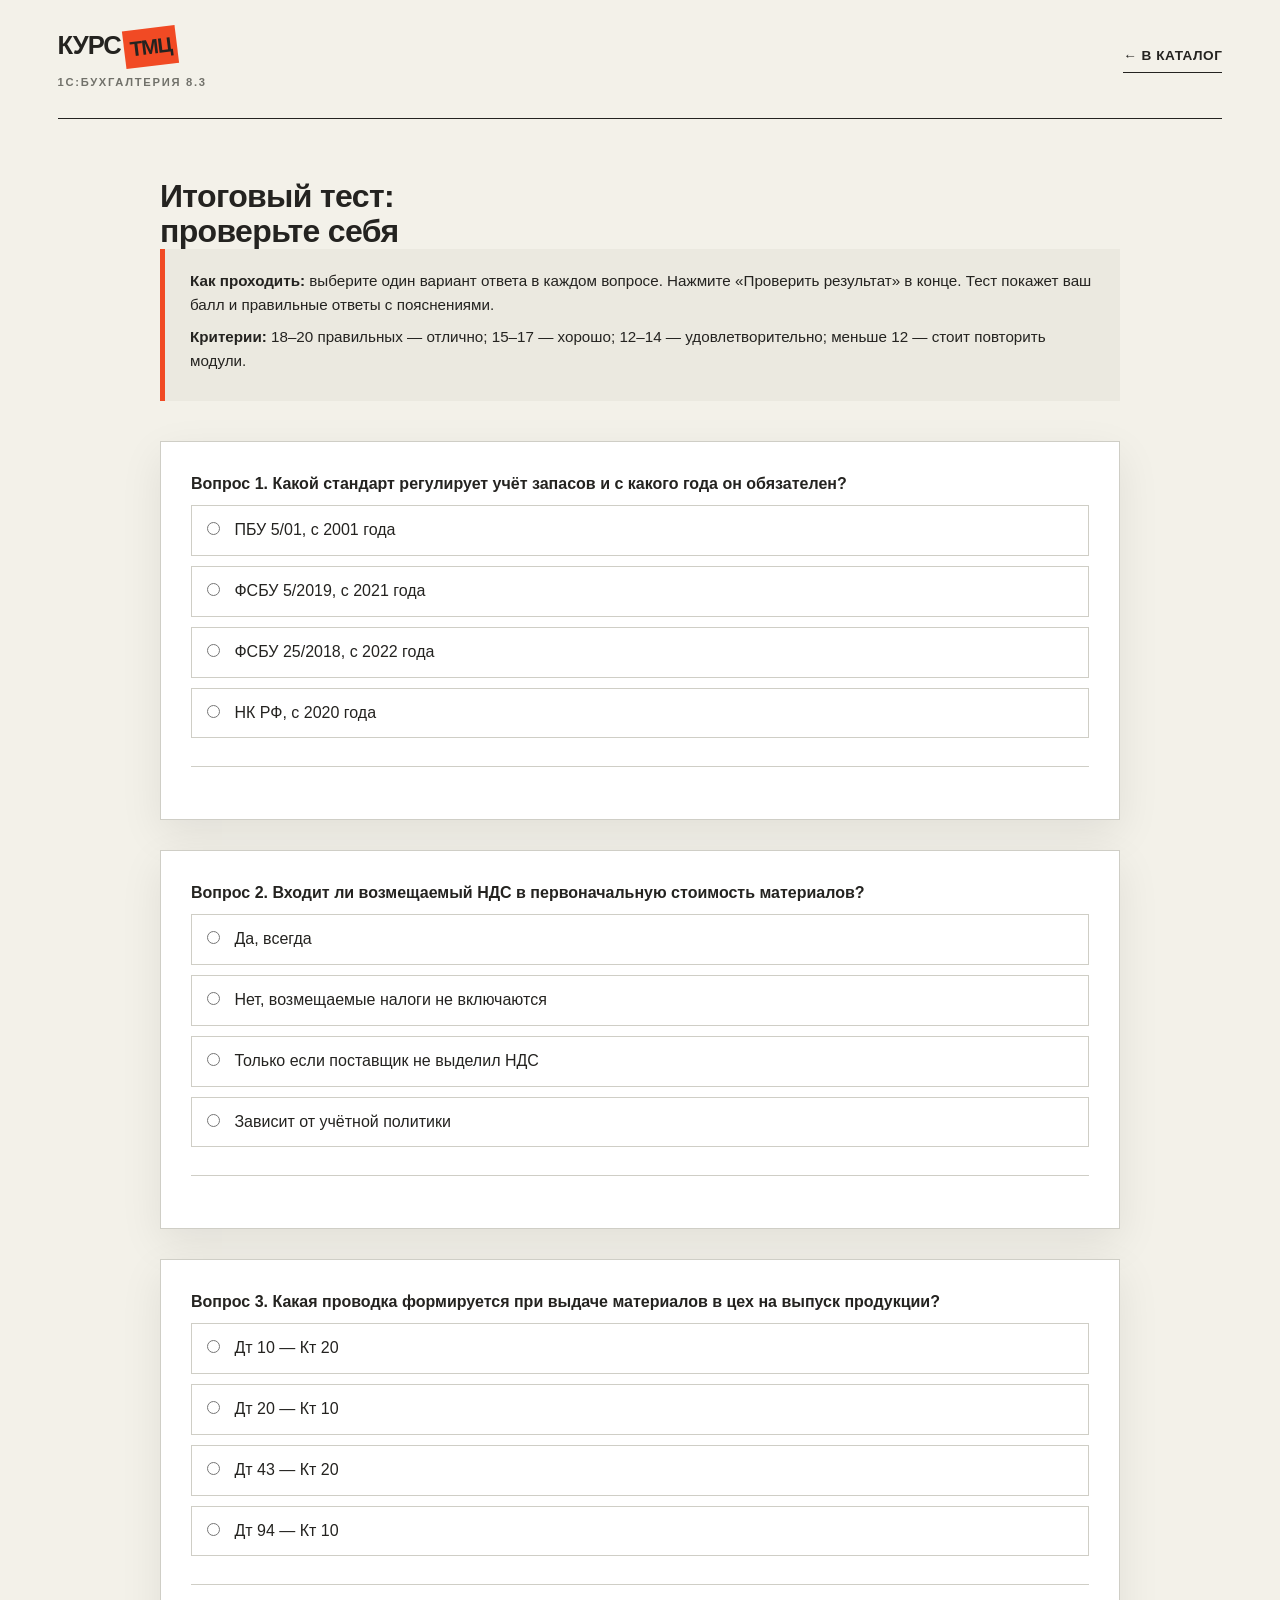
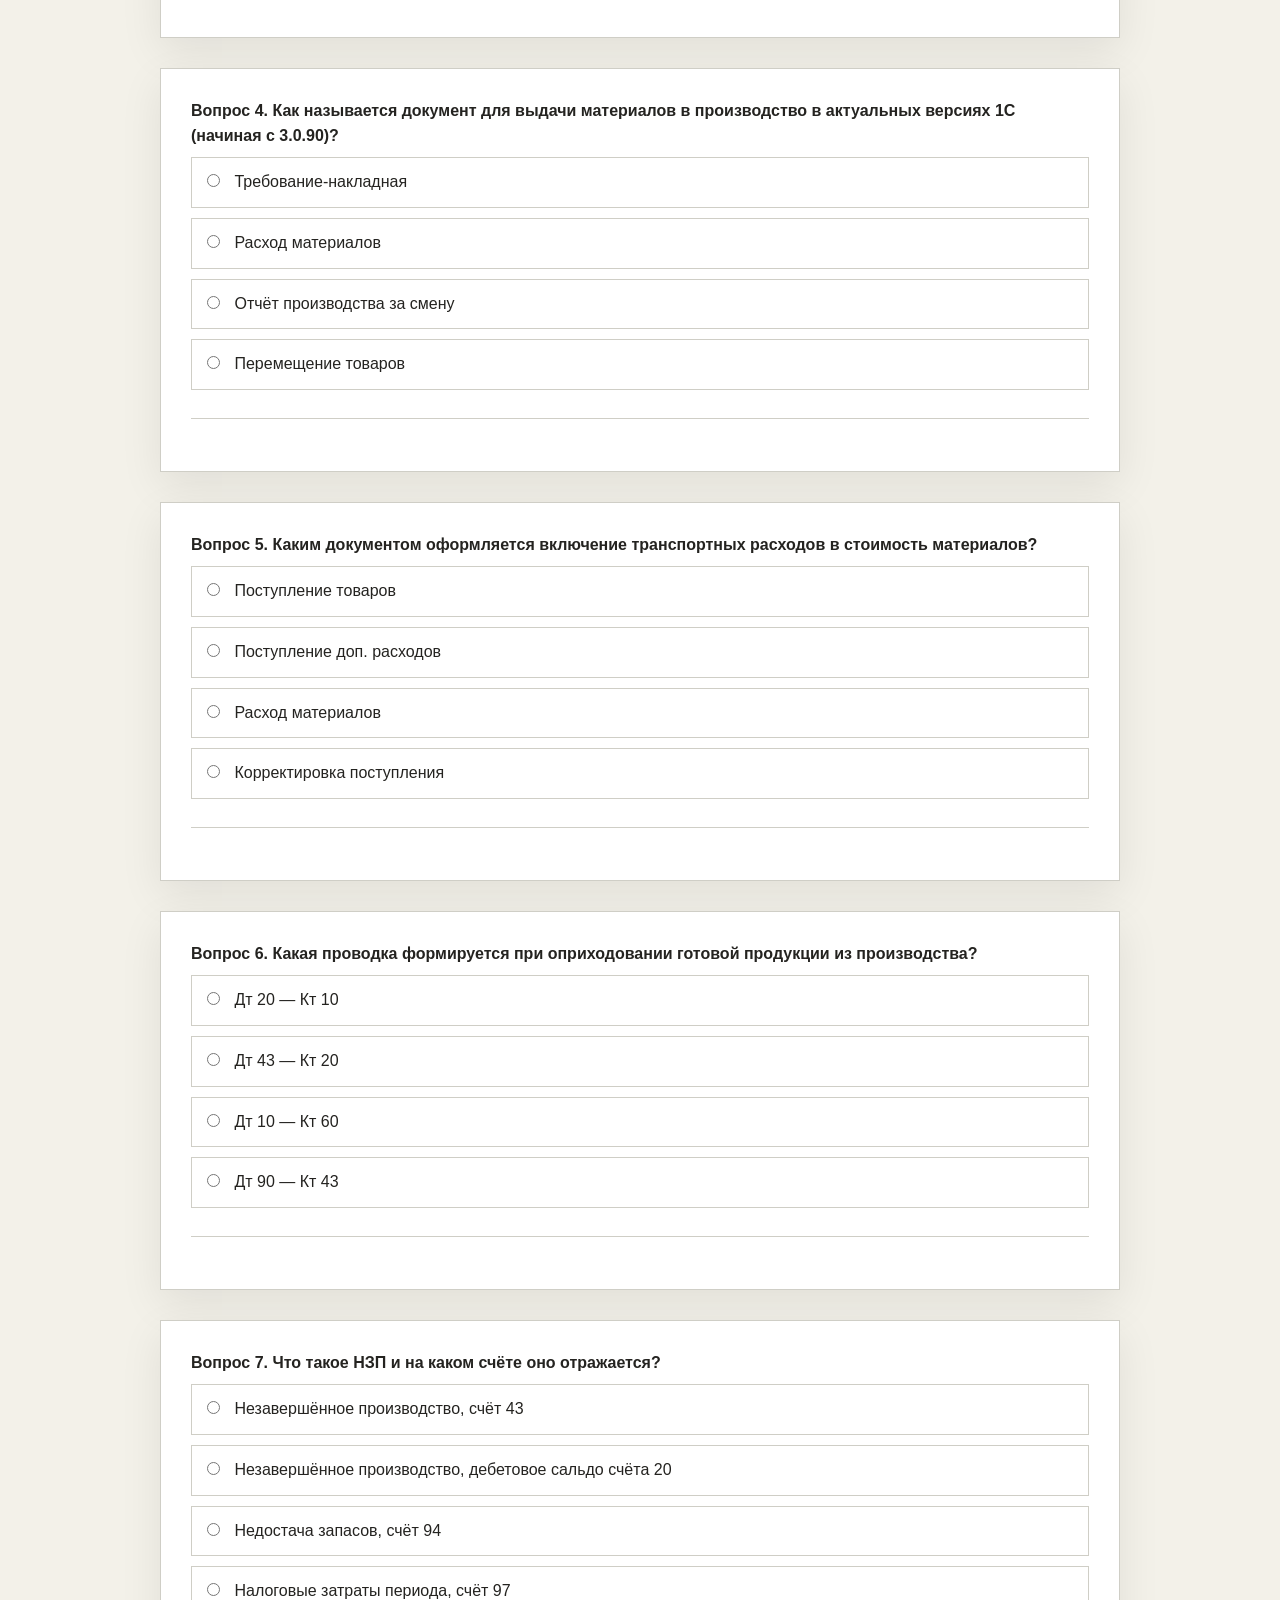
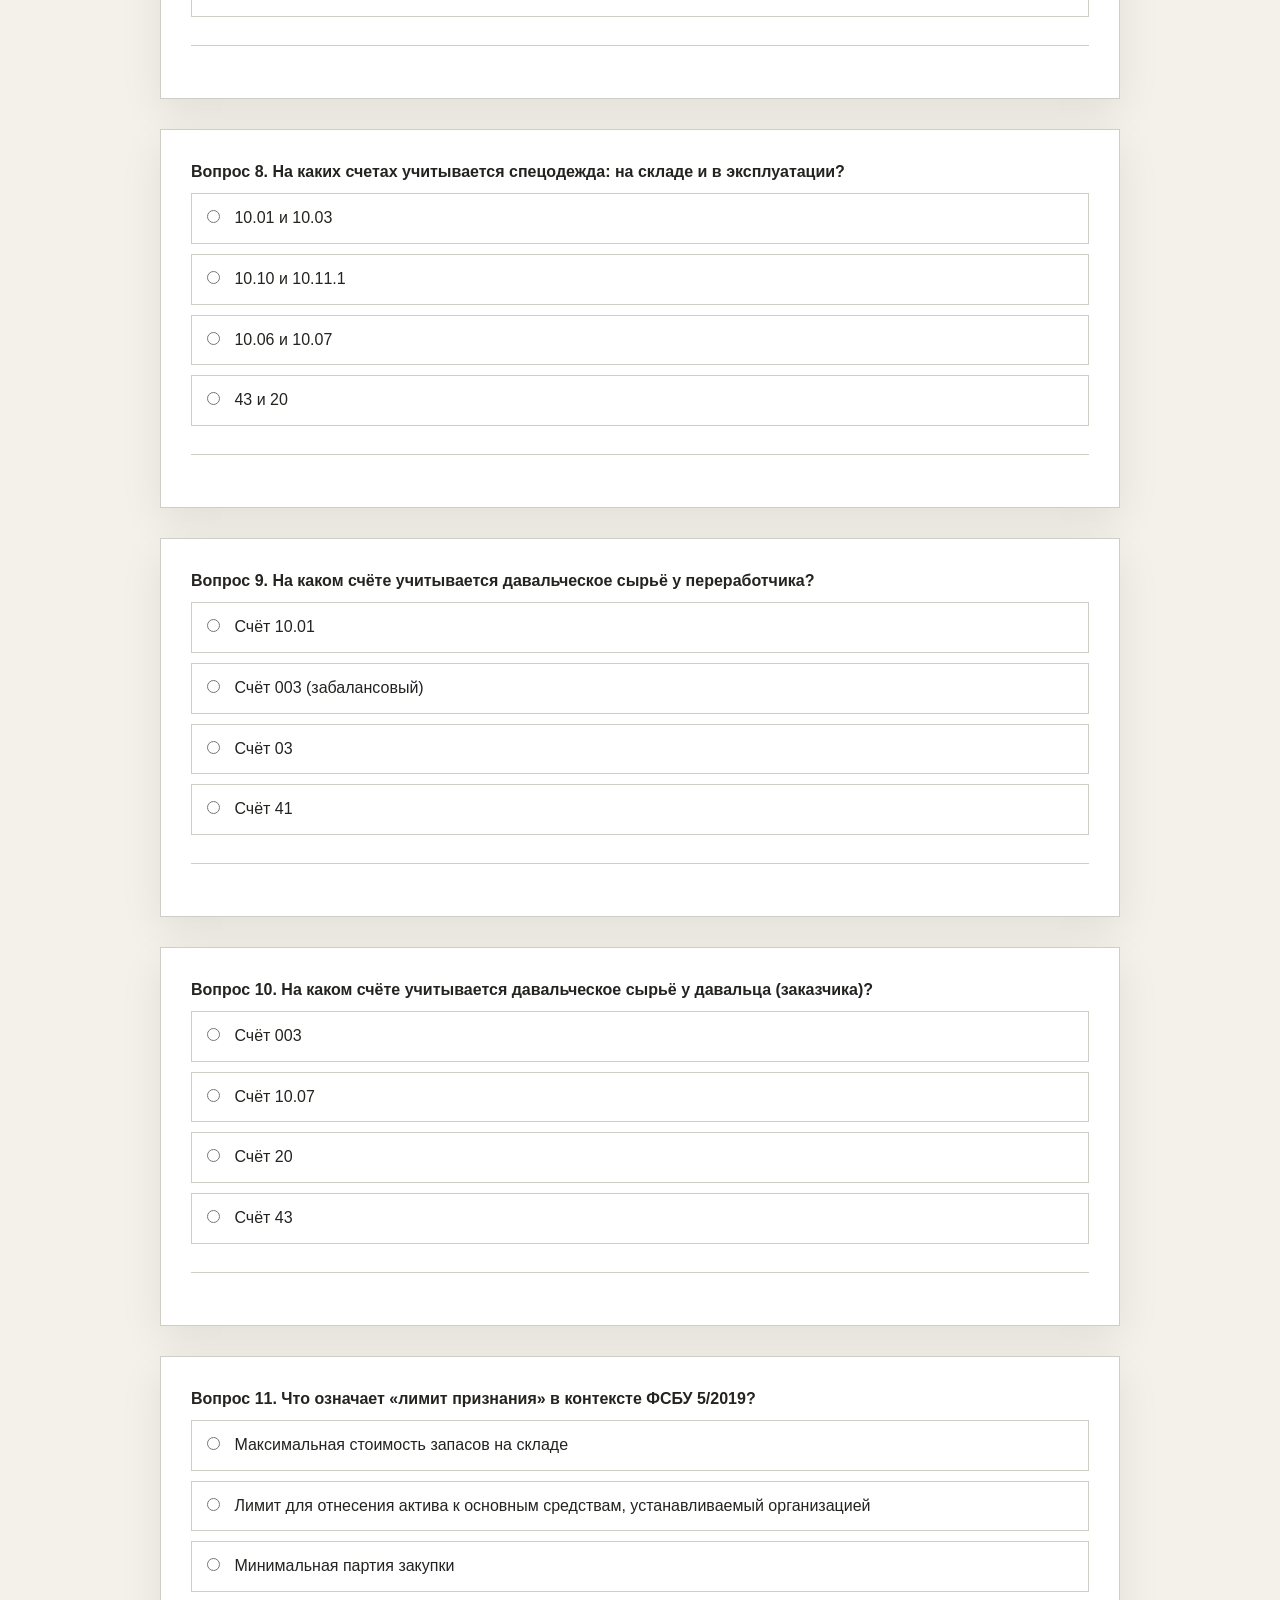
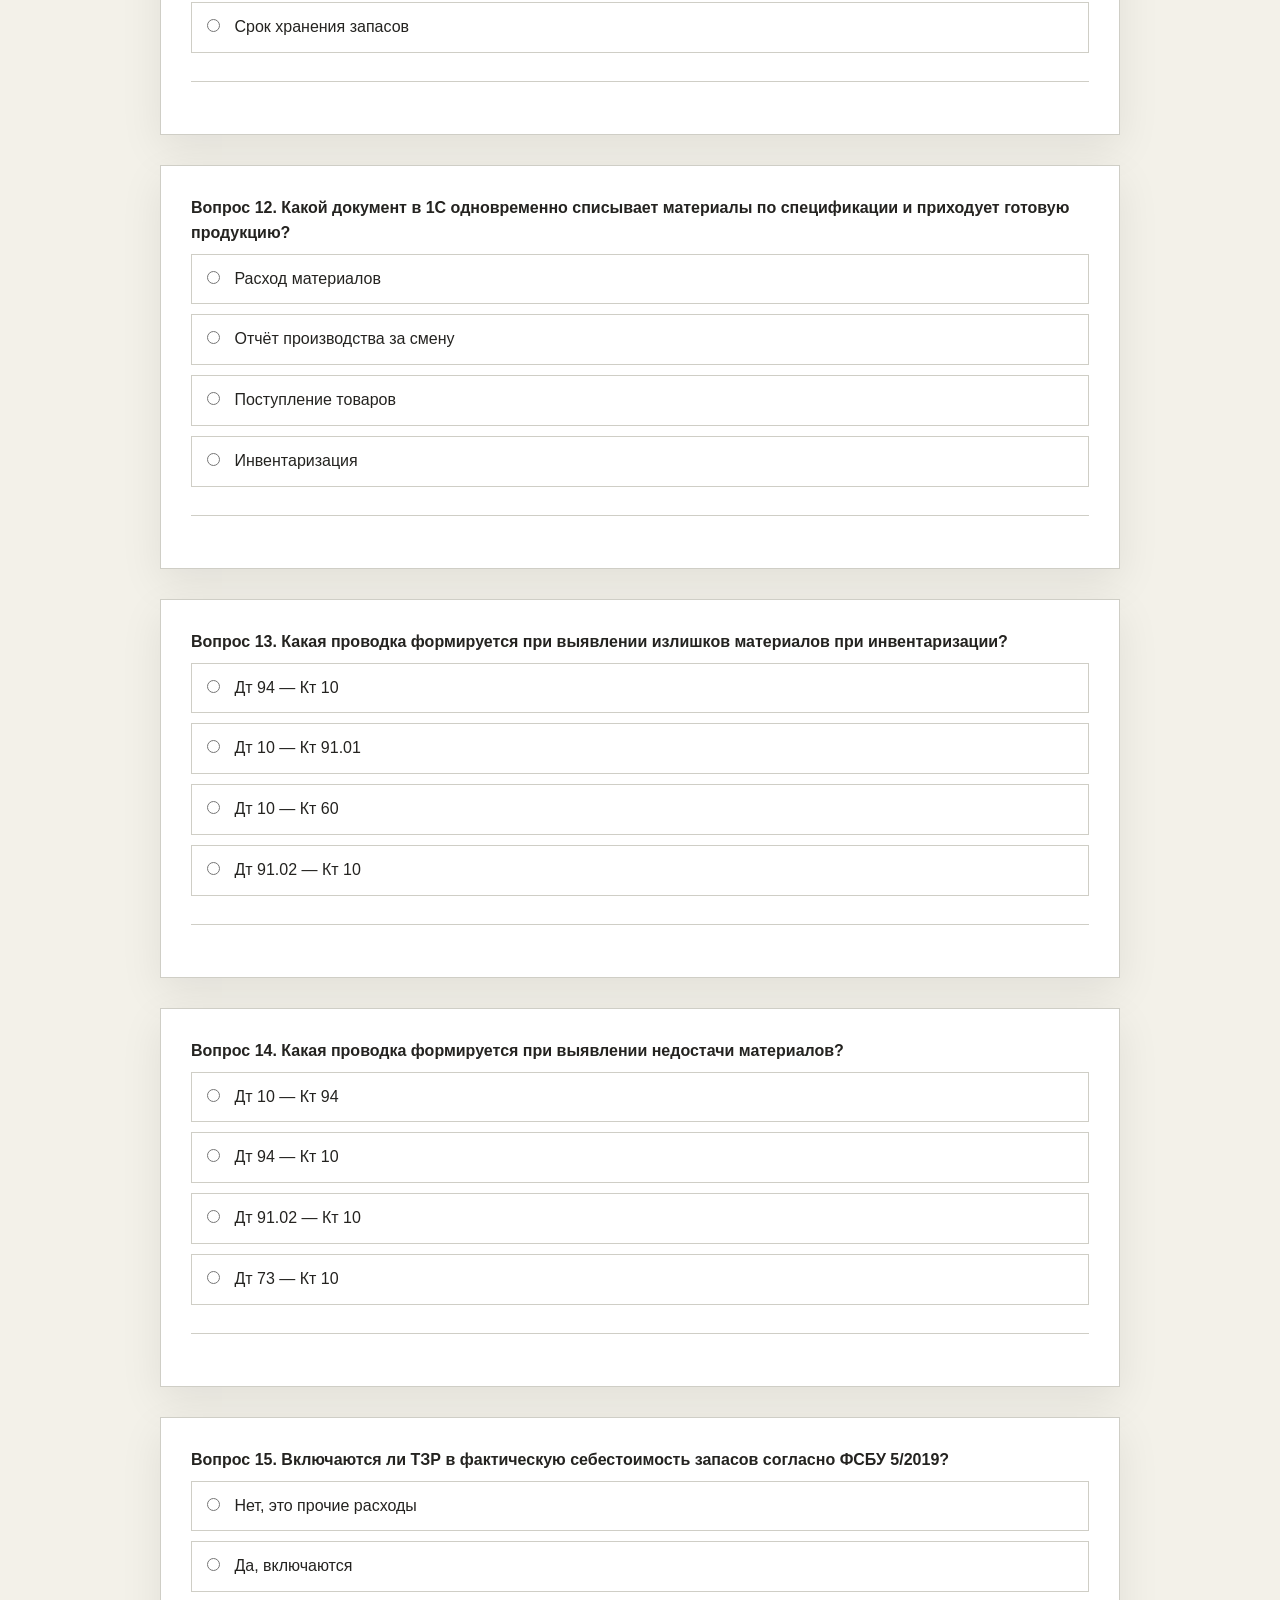
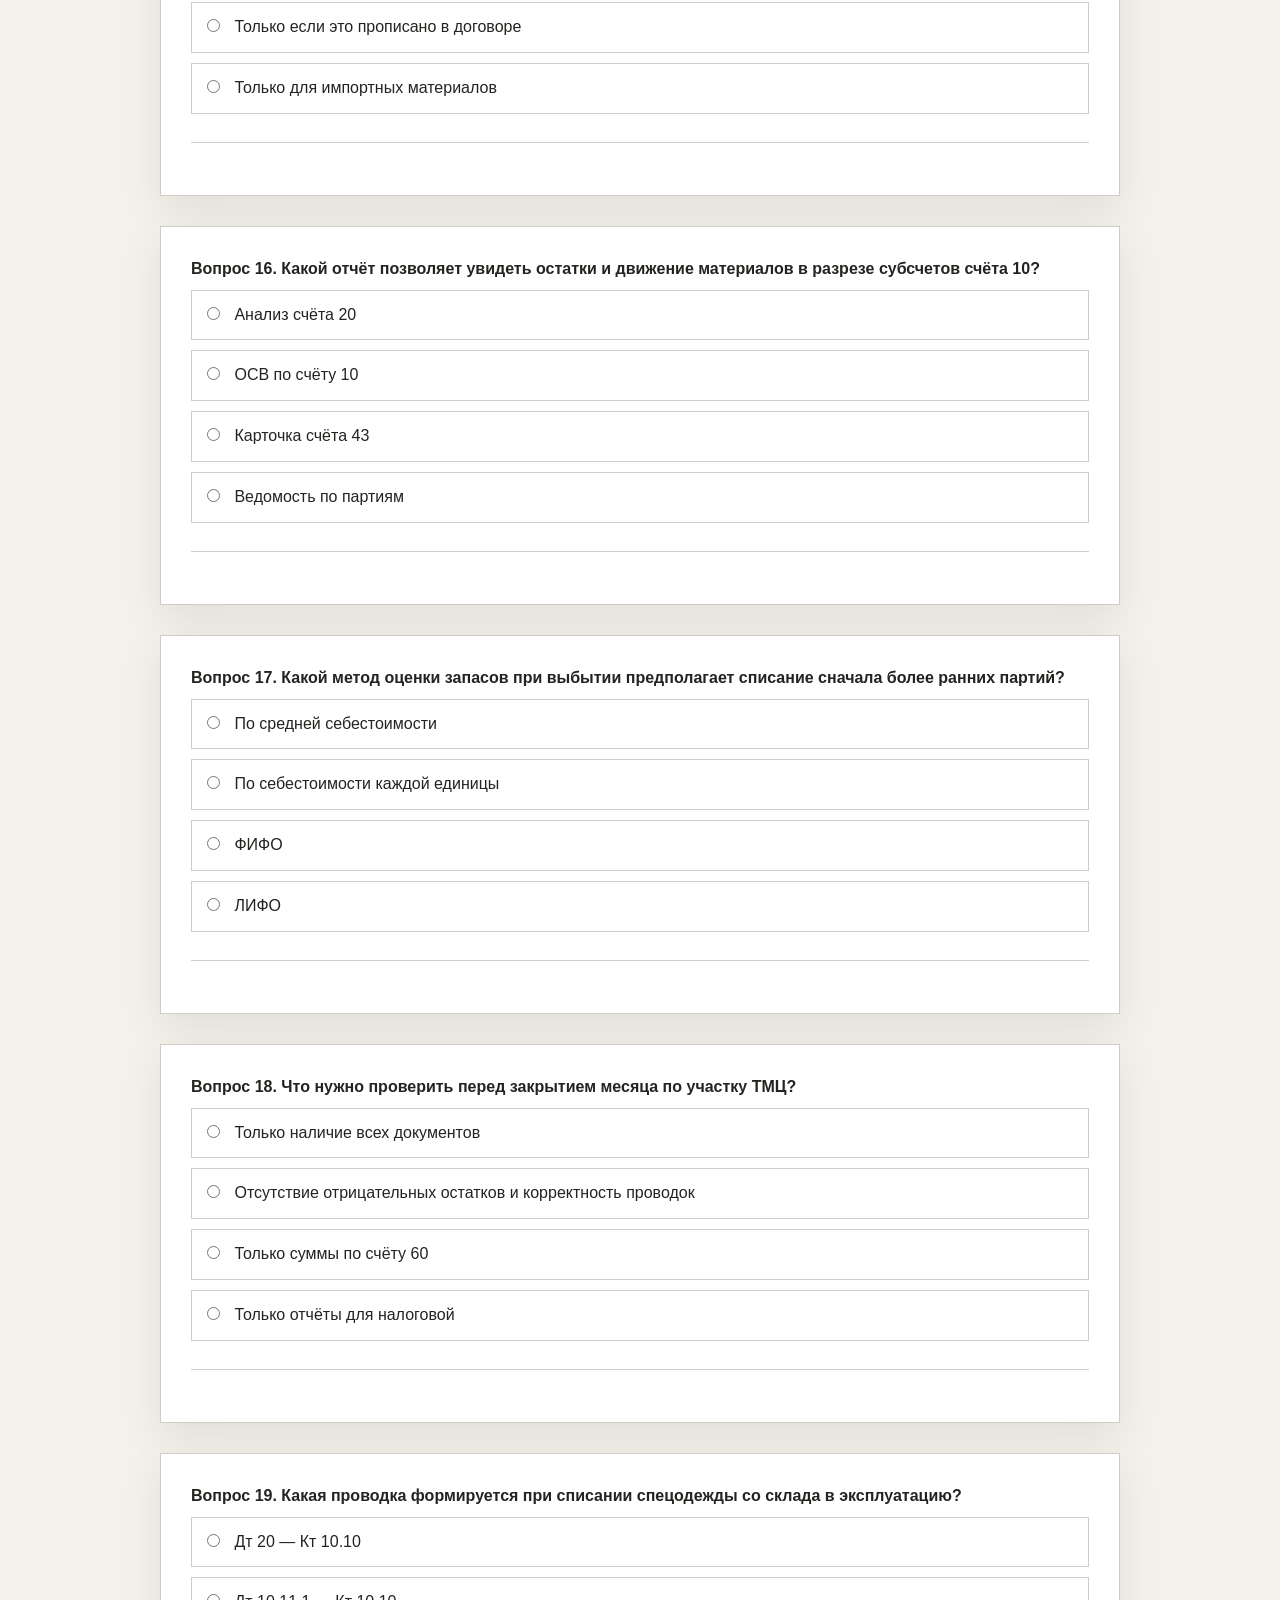
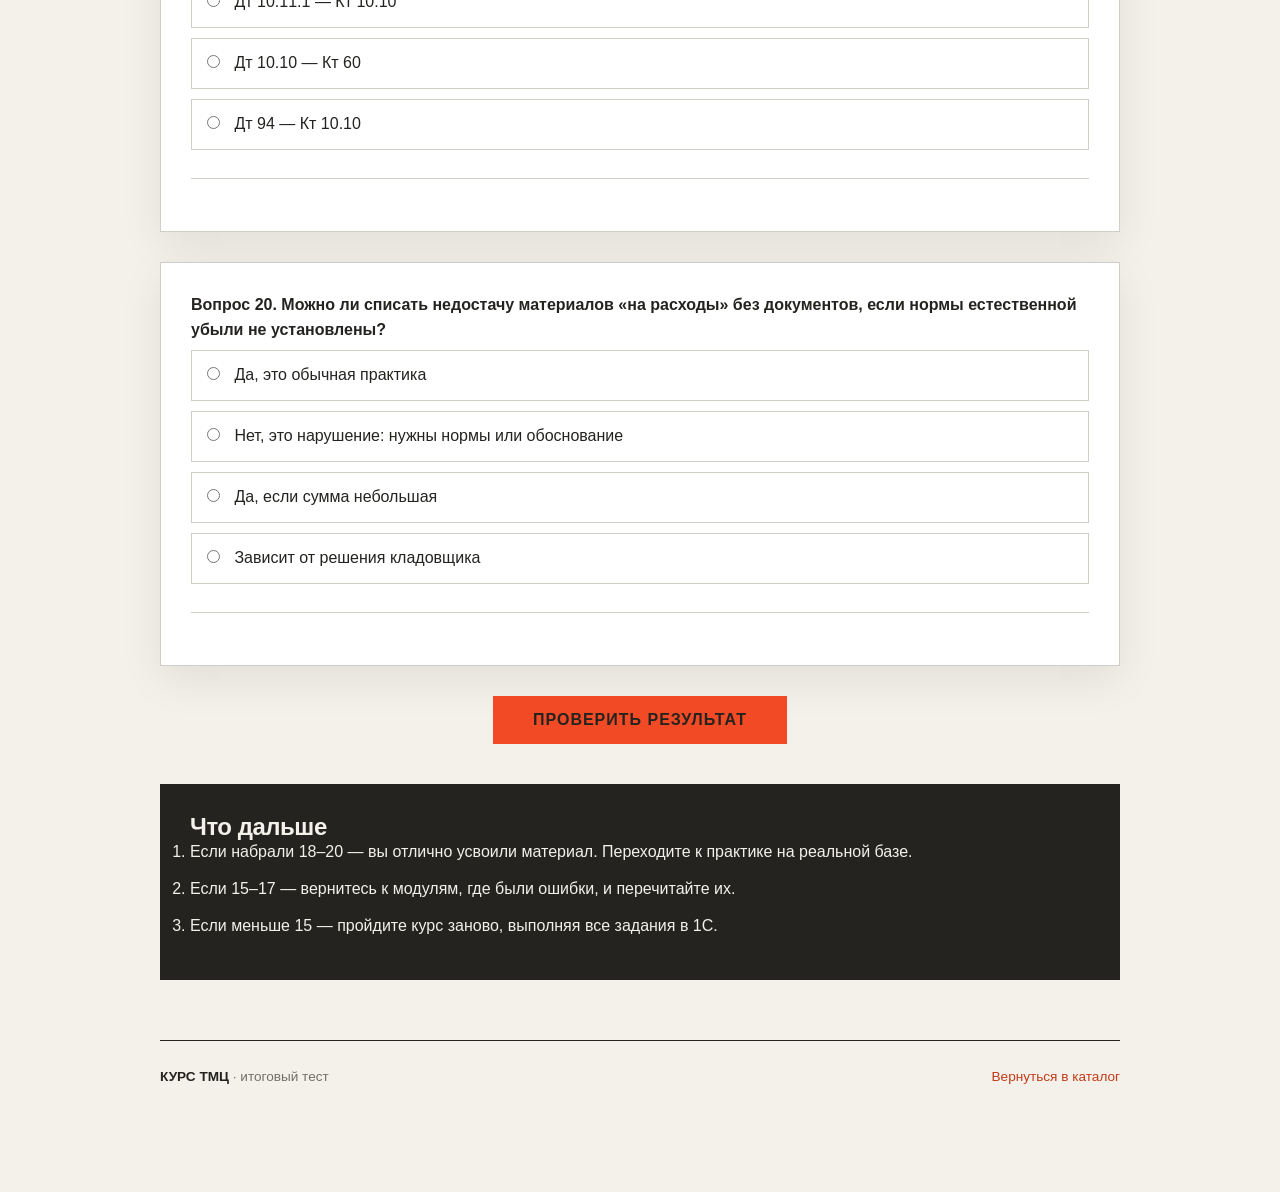
<file: tmc_test.html>
<!DOCTYPE html>
<html lang="ru">
<head>
    <meta charset="UTF-8">
    <meta name="viewport" content="width=device-width, initial-scale=1.0">
    <title>Итоговый тест: учёт ТМЦ в 1С</title>
    <link rel="stylesheet" href="style.css">
    <style>
        .quiz-option { display: block; margin-bottom: 10px; padding: 12px 15px; background: var(--p-white); border: 1px solid var(--color-border); cursor: pointer; transition: all 0.2s; }
        .quiz-option:hover { border-color: var(--color-text); }
        .quiz-option input { margin-right: 10px; }
        .quiz-option.selected { background: var(--color-surface); border-color: var(--color-text); }
        .quiz-option.correct { background: #e8f5e9; border-color: #4caf50; }
        .quiz-option.incorrect { background: #ffebee; border-color: #f44336; }
        .quiz-feedback { margin-top: 10px; padding: 12px; border-left: 4px solid var(--color-accent); background: var(--color-surface); font-size: 0.9rem; display: none; }
        .quiz-feedback.show { display: block; }
        .quiz-feedback.correct { border-left-color: #4caf50; }
        .quiz-feedback.incorrect { border-left-color: #f44336; }
        .quiz-result { background: var(--color-text); color: var(--p-paper); padding: 30px; text-align: center; margin-top: 30px; }
        .quiz-result h3 { color: var(--p-paper); border-bottom-color: var(--color-accent); }
        .quiz-result .score { font-size: 3rem; font-weight: 700; color: var(--color-accent); margin: 10px 0; }
        .quiz-result p { color: #d4d2c9; }
        #submitBtn { background: var(--color-accent); color: var(--color-text); border: none; padding: 15px 40px; font-size: 1rem; font-weight: 700; text-transform: uppercase; letter-spacing: 1px; cursor: pointer; transition: background 0.2s; }
        #submitBtn:hover { background: var(--color-accent-text); color: var(--p-white); }
        #submitBtn:disabled { opacity: 0.5; cursor: not-allowed; }
    </style>
</head>
<body>
    <header class="header">
        <a href="index.html" class="wordmark">КУРС<span>ТМЦ</span><i>1С:БУХГАЛТЕРИЯ 8.3</i></a>
        <div class="header-nav"><a href="index.html">← В КАТАЛОГ</a></div>
    </header>

    <div class="course-wrap">
        <h1>Итоговый тест:<br>проверьте себя</h1>
        <div class="course-info">
            <p><strong>Как проходить:</strong> выберите один вариант ответа в каждом вопросе. Нажмите «Проверить результат» в конце. Тест покажет ваш балл и правильные ответы с пояснениями.</p>
            <p><strong>Критерии:</strong> 18–20 правильных — отлично; 15–17 — хорошо; 12–14 — удовлетворительно; меньше 12 — стоит повторить модули.</p>
        </div>

        <div id="quizContainer"></div>

        <div style="text-align: center; margin-top: 30px;">
            <button id="submitBtn" onclick="checkQuiz()">Проверить результат</button>
        </div>

        <div id="resultContainer" class="quiz-result" style="display: none;">
            <h3>Ваш результат</h3>
            <div class="score" id="scoreDisplay">0 / 20</div>
            <p id="resultText"></p>
            <p style="margin-top: 15px; font-size: 0.85rem;">Правильные ответы с пояснениями показаны под каждым вопросом.</p>
        </div>

        <div class="plan" style="margin-top: 40px;">
            <h2>Что дальше</h2>
            <ol>
                <li>Если набрали 18–20 — вы отлично усвоили материал. Переходите к практике на реальной базе.</li>
                <li>Если 15–17 — вернитесь к модулям, где были ошибки, и перечитайте их.</li>
                <li>Если меньше 15 — пройдите курс заново, выполняя все задания в 1С.</li>
            </ol>
        </div>

        <footer class="footer">
            <div><strong>КУРС ТМЦ</strong> · итоговый тест</div>
            <div><a href="index.html">Вернуться в каталог</a></div>
        </footer>
    </div>

    <script>
        const quizData = [
            {
                question: "Какой стандарт регулирует учёт запасов и с какого года он обязателен?",
                options: ["ПБУ 5/01, с 2001 года", "ФСБУ 5/2019, с 2021 года", "ФСБУ 25/2018, с 2022 года", "НК РФ, с 2020 года"],
                correct: 1,
                explanation: "ФСБУ 5/2019 «Запасы» утверждён приказом Минфина от 15.11.2019 № 180н и обязателен с 2021 года. Он заменил ПБУ 5/01."
            },
            {
                question: "Входит ли возмещаемый НДС в первоначальную стоимость материалов?",
                options: ["Да, всегда", "Нет, возмещаемые налоги не включаются", "Только если поставщик не выделил НДС", "Зависит от учётной политики"],
                correct: 1,
                explanation: "Согласно п. 12 ФСБУ 5/2019, возмещаемые налоги (включая НДС) не включаются в фактическую себестоимость запасов."
            },
            {
                question: "Какая проводка формируется при выдаче материалов в цех на выпуск продукции?",
                options: ["Дт 10 — Кт 20", "Дт 20 — Кт 10", "Дт 43 — Кт 20", "Дт 94 — Кт 10"],
                correct: 1,
                explanation: "Выдача материалов в основное производство отражается проводкой Дт 20 «Основное производство» — Кт 10 «Материалы»."
            },
            {
                question: "Как называется документ для выдачи материалов в производство в актуальных версиях 1С (начиная с 3.0.90)?",
                options: ["Требование-накладная", "Расход материалов", "Отчёт производства за смену", "Перемещение товаров"],
                correct: 1,
                explanation: "Документ «Требование-накладная» был переименован в «Расход материалов» в версии 1С 3.0.90. Оба названия обозначают один и тот же документ."
            },
            {
                question: "Каким документом оформляется включение транспортных расходов в стоимость материалов?",
                options: ["Поступление товаров", "Поступление доп. расходов", "Расход материалов", "Корректировка поступления"],
                correct: 1,
                explanation: "Документ «Поступление доп. расходов» (раздел «Покупки») позволяет включить ТЗР в стоимость материалов на счёте 10."
            },
            {
                question: "Какая проводка формируется при оприходовании готовой продукции из производства?",
                options: ["Дт 20 — Кт 10", "Дт 43 — Кт 20", "Дт 10 — Кт 60", "Дт 90 — Кт 43"],
                correct: 1,
                explanation: "Выпуск готовой продукции отражается проводкой Дт 43 «Готовая продукция» — Кт 20 «Основное производство»."
            },
            {
                question: "Что такое НЗП и на каком счёте оно отражается?",
                options: ["Незавершённое производство, счёт 43", "Незавершённое производство, дебетовое сальдо счёта 20", "Недостача запасов, счёт 94", "Налоговые затраты периода, счёт 97"],
                correct: 1,
                explanation: "НЗП (незавершённое производство) — это затраты на продукцию, не прошедшую всех стадий обработки. Отражается как дебетовое сальдо счёта 20 после закрытия месяца."
            },
            {
                question: "На каких счетах учитывается спецодежда: на складе и в эксплуатации?",
                options: ["10.01 и 10.03", "10.10 и 10.11.1", "10.06 и 10.07", "43 и 20"],
                correct: 1,
                explanation: "Спецодежда на складе учитывается на счёте 10.10, при выдаче сотруднику переводится на счёт 10.11.1 «в эксплуатации»."
            },
            {
                question: "На каком счёте учитывается давальческое сырьё у переработчика?",
                options: ["Счёт 10.01", "Счёт 003 (забалансовый)", "Счёт 03", "Счёт 41"],
                correct: 1,
                explanation: "У переработчика давальческое сырьё учитывается на забалансовом счёте 003 «Материалы, принятые в переработку». Счёт 03 — это доходные вложения в материальные ценности."
            },
            {
                question: "На каком счёте учитывается давальческое сырьё у давальца (заказчика)?",
                options: ["Счёт 003", "Счёт 10.07", "Счёт 20", "Счёт 43"],
                correct: 1,
                explanation: "У давальца материалы, переданные в переработку на сторону, учитываются на счёте 10.07 «Материалы, переданные в переработку на сторону»."
            },
            {
                question: "Что означает «лимит признания» в контексте ФСБУ 5/2019?",
                options: ["Максимальная стоимость запасов на складе", "Лимит для отнесения актива к основным средствам, устанавливаемый организацией", "Минимальная партия закупки", "Срок хранения запасов"],
                correct: 1,
                explanation: "Сам ФСБУ 5/2019 не устанавливает лимита для запасов. Организация устанавливает лимит стоимости для отнесения активов к ОС (счёт 01). Активы дешевле лимита можно сразу списывать в расходы."
            },
            {
                question: "Какой документ в 1С одновременно списывает материалы по спецификации и приходует готовую продукцию?",
                options: ["Расход материалов", "Отчёт производства за смену", "Поступление товаров", "Инвентаризация"],
                correct: 1,
                explanation: "«Отчёт производства за смену» с флажком «Списать материалы» одновременно списывает материалы по спецификации и приходует готовую продукцию на склад."
            },
            {
                question: "Какая проводка формируется при выявлении излишков материалов при инвентаризации?",
                options: ["Дт 94 — Кт 10", "Дт 10 — Кт 91.01", "Дт 10 — Кт 60", "Дт 91.02 — Кт 10"],
                correct: 1,
                explanation: "Излишки, выявленные при инвентаризации, оприходуются проводкой Дт 10 «Материалы» — Кт 91.01 «Прочие доходы»."
            },
            {
                question: "Какая проводка формируется при выявлении недостачи материалов?",
                options: ["Дт 10 — Кт 94", "Дт 94 — Кт 10", "Дт 91.02 — Кт 10", "Дт 73 — Кт 10"],
                correct: 1,
                explanation: "Недостача сначала отражается проводкой Дт 94 «Недостачи и потери от порчи ценностей» — Кт 10 «Материалы». Затем в зависимости от решения руководителя списывается на виновное лицо (Дт 73) или на расходы."
            },
            {
                question: "Включаются ли ТЗР в фактическую себестоимость запасов согласно ФСБУ 5/2019?",
                options: ["Нет, это прочие расходы", "Да, включаются", "Только если это прописано в договоре", "Только для импортных материалов"],
                correct: 1,
                explanation: "Согласно п. 11 ФСБУ 5/2019, транспортно-заготовительные расходы (ТЗР) включаются в фактическую себестоимость запасов."
            },
            {
                question: "Какой отчёт позволяет увидеть остатки и движение материалов в разрезе субсчетов счёта 10?",
                options: ["Анализ счёта 20", "ОСВ по счёту 10", "Карточка счёта 43", "Ведомость по партиям"],
                correct: 1,
                explanation: "Оборотно-сальдовая ведомость (ОСВ) по счёту 10 показывает остатки на начало и конец периода, а также дебетовые и кредитовые обороты в разрезе субсчетов и аналитики."
            },
            {
                question: "Какой метод оценки запасов при выбытии предполагает списание сначала более ранних партий?",
                options: ["По средней себестоимости", "По себестоимости каждой единицы", "ФИФО", "ЛИФО"],
                correct: 2,
                explanation: "Метод ФИФО (First In, First Out) означает, что сначала списываются запасы, поступившие раньше. Метод ЛИФО в российском бухгалтерском учёте не применяется."
            },
            {
                question: "Что нужно проверить перед закрытием месяца по участку ТМЦ?",
                options: ["Только наличие всех документов", "Отсутствие отрицательных остатков и корректность проводок", "Только суммы по счёту 60", "Только отчёты для налоговой"],
                correct: 1,
                explanation: "Перед закрытием месяца нужно проверить отсутствие отрицательных остатков по счетам 10, 20, 43, корректность всех проводок и сверить данные бухгалтерского учёта с оперативным складским учётом."
            },
            {
                question: "Какая проводка формируется при списании спецодежды со склада в эксплуатацию?",
                options: ["Дт 20 — Кт 10.10", "Дт 10.11.1 — Кт 10.10", "Дт 10.10 — Кт 60", "Дт 94 — Кт 10.10"],
                correct: 1,
                explanation: "При выдаче спецодежды сотруднику её стоимость переводится со счёта 10.10 «на складе» на счёт 10.11.1 «в эксплуатации» проводкой Дт 10.11.1 — Кт 10.10."
            },
            {
                question: "Можно ли списать недостачу материалов «на расходы» без документов, если нормы естественной убыли не установлены?",
                options: ["Да, это обычная практика", "Нет, это нарушение: нужны нормы или обоснование", "Да, если сумма небольшая", "Зависит от решения кладовщика"],
                correct: 1,
                explanation: "Списание недостачи без установленных норм естественной убыли и без документов (объяснительных, решения руководителя) является нарушением. Недостача должна быть документально оформлена и отнесена на виновное лицо или на расходы только при наличии обоснования."
            }
        ];

        let selectedAnswers = {};

        function renderQuiz() {
            const container = document.getElementById('quizContainer');
            container.innerHTML = quizData.map((q, index) => `
                <div class="module">
                    <div class="test-question">
                        <p><strong>Вопрос ${index + 1}.</strong> ${q.question}</p>
                        <div class="quiz-options" data-q="${index}">
                            ${q.options.map((opt, optIndex) => `
                                <label class="quiz-option" data-q="${index}" data-opt="${optIndex}">
                                    <input type="radio" name="q${index}" value="${optIndex}" onchange="selectAnswer(${index}, ${optIndex})">
                                    ${opt}
                                </label>
                            `).join('')}
                        </div>
                        <div class="quiz-feedback" id="feedback-${index}"></div>
                    </div>
                </div>
            `).join('');
        }

        function selectAnswer(qIndex, optIndex) {
            selectedAnswers[qIndex] = optIndex;
            document.querySelectorAll(`.quiz-option[data-q="${qIndex}"]`).forEach(el => {
                el.classList.remove('selected');
            });
            document.querySelector(`.quiz-option[data-q="${qIndex}"][data-opt="${optIndex}"]`).classList.add('selected');
        }

        function checkQuiz() {
            if (Object.keys(selectedAnswers).length < quizData.length) {
                alert('Пожалуйста, ответьте на все вопросы перед проверкой.');
                return;
            }

            let correctCount = 0;

            quizData.forEach((q, index) => {
                const selected = selectedAnswers[index];
                const isCorrect = selected === q.correct;
                if (isCorrect) correctCount++;

                const options = document.querySelectorAll(`.quiz-option[data-q="${index}"]`);
                options.forEach((optEl, optIndex) => {
                    optEl.classList.remove('selected', 'correct', 'incorrect');
                    if (optIndex === q.correct) {
                        optEl.classList.add('correct');
                    } else if (optIndex === selected && !isCorrect) {
                        optEl.classList.add('incorrect');
                    }
                });

                const feedback = document.getElementById(`feedback-${index}`);
                feedback.classList.add('show');
                feedback.classList.add(isCorrect ? 'correct' : 'incorrect');
                feedback.innerHTML = `<strong>${isCorrect ? '✅ Верно!' : '❌ Неверно.'}</strong> ${q.explanation}`;
            });

            const resultContainer = document.getElementById('resultContainer');
            resultContainer.style.display = 'block';
            document.getElementById('scoreDisplay').textContent = `${correctCount} / ${quizData.length}`;

            let resultText = '';
            if (correctCount >= 18) {
                resultText = 'Отлично! Вы отлично усвоили материал курса.';
            } else if (correctCount >= 15) {
                resultText = 'Хорошо! Рекомендуем повторить модули, где были допущены ошибки.';
            } else if (correctCount >= 12) {
                resultText = 'Удовлетворительно. Стоит вернуться к изучению курса и выполнить все задания в 1С.';
            } else {
                resultText = 'Стоит пройти курс заново, внимательно выполняя все практические задания.';
            }
            document.getElementById('resultText').textContent = resultText;

            document.getElementById('submitBtn').disabled = true;
            document.getElementById('submitBtn').textContent = 'Результат показан';
        }

        renderQuiz();
    </script>
</body>
</html>
</file>
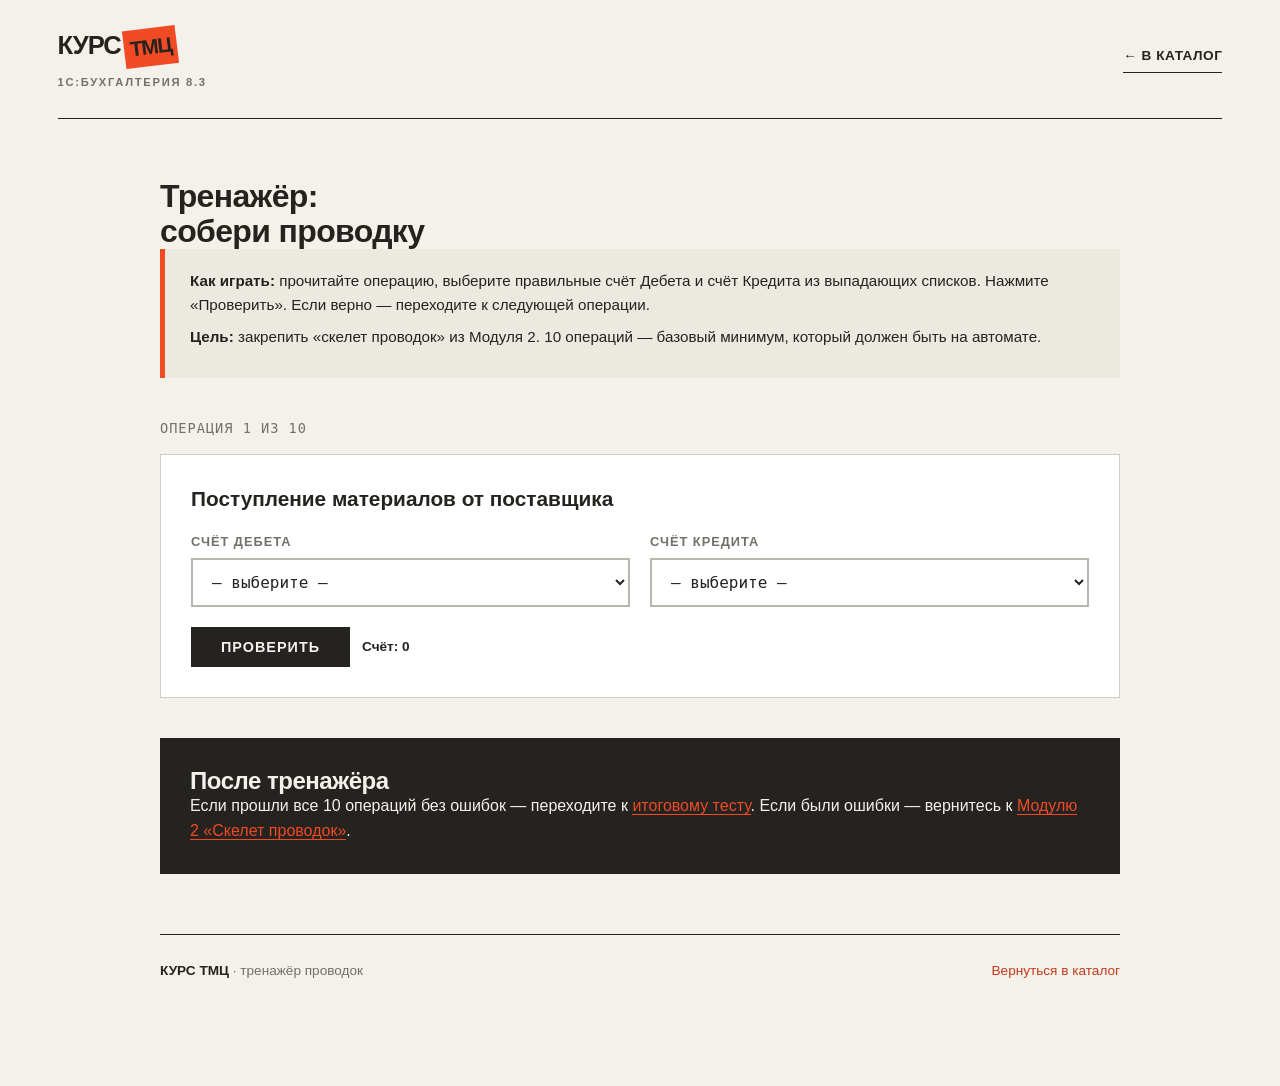
<file: tmc_trainer.html>
<!DOCTYPE html>
<html lang="ru">
<head>
    <meta charset="UTF-8">
    <meta name="viewport" content="width=device-width, initial-scale=1.0">
    <title>Тренажёр: собери проводку по учёту ТМЦ</title>
    <link rel="stylesheet" href="style.css">
    <style>
        .trainer-card {
            background: var(--p-white);
            border: 1px solid var(--color-border);
            padding: 30px;
            margin-bottom: 20px;
        }
        .trainer-operation {
            font-family: var(--font-display);
            font-size: 1.3rem;
            font-weight: 700;
            margin-bottom: 20px;
            line-height: 1.3;
        }
        .trainer-fields {
            display: flex;
            gap: 20px;
            flex-wrap: wrap;
            margin-bottom: 20px;
        }
        .trainer-field {
            flex: 1;
            min-width: 200px;
        }
        .trainer-field label {
            display: block;
            font-size: 0.8rem;
            font-weight: 700;
            text-transform: uppercase;
            letter-spacing: 1px;
            margin-bottom: 6px;
            color: var(--color-text-muted);
        }
        .trainer-field select {
            width: 100%;
            padding: 12px 15px;
            font-size: 1rem;
            font-family: 'DejaVu Sans Mono', monospace;
            border: 2px solid var(--color-border-strong);
            background: var(--p-white);
            color: var(--color-text);
            cursor: pointer;
        }
        .trainer-field select:focus {
            outline: none;
            border-color: var(--color-accent);
        }
        .trainer-field select.correct { border-color: #4caf50; background: #e8f5e9; }
        .trainer-field select.incorrect { border-color: #f44336; background: #ffebee; }
        .trainer-actions {
            display: flex;
            gap: 12px;
            align-items: center;
            flex-wrap: wrap;
            margin-top: 10px;
        }
        .btn-check {
            background: var(--color-text);
            color: var(--p-paper);
            border: none;
            padding: 12px 30px;
            font-size: 0.9rem;
            font-weight: 700;
            text-transform: uppercase;
            letter-spacing: 1px;
            cursor: pointer;
            transition: background 0.2s;
        }
        .btn-check:hover { background: var(--color-accent); color: var(--color-text); }
        .btn-next {
            background: transparent;
            color: var(--color-text);
            border: 2px solid var(--color-text);
            padding: 10px 25px;
            font-size: 0.9rem;
            font-weight: 700;
            text-transform: uppercase;
            letter-spacing: 1px;
            cursor: pointer;
            transition: all 0.2s;
            display: none;
        }
        .btn-next:hover { background: var(--color-text); color: var(--p-paper); }
        .trainer-feedback {
            margin-top: 15px;
            padding: 15px 20px;
            border-left: 4px solid var(--color-accent);
            background: var(--color-surface);
            font-size: 0.92rem;
            display: none;
        }
        .trainer-feedback.show { display: block; }
        .trainer-feedback.correct { border-left-color: #4caf50; }
        .trainer-feedback.incorrect { border-left-color: #f44336; }
        .trainer-progress {
            font-size: 0.85rem;
            color: var(--color-text-muted);
            text-transform: uppercase;
            letter-spacing: 1px;
            font-family: 'DejaVu Sans Mono', monospace;
            margin-bottom: 15px;
        }
        .trainer-score {
            font-size: 0.85rem;
            font-weight: 700;
            color: var(--color-text);
        }
    </style>
</head>
<body>

    <header class="header">
        <a href="index.html" class="wordmark">КУРС<span>ТМЦ</span><i>1С:БУХГАЛТЕРИЯ 8.3</i></a>
        <div class="header-nav"><a href="index.html">← В КАТАЛОГ</a></div>
    </header>

    <div class="course-wrap">

        <h1>Тренажёр:<br>собери проводку</h1>

        <div class="course-info">
            <p><strong>Как играть:</strong> прочитайте операцию, выберите правильные счёт Дебета и счёт Кредита из выпадающих списков. Нажмите «Проверить». Если верно — переходите к следующей операции.</p>
            <p><strong>Цель:</strong> закрепить «скелет проводок» из Модуля 2. 10 операций — базовый минимум, который должен быть на автомате.</p>
        </div>

        <div class="trainer-progress" id="progressDisplay">Операция 1 из 10</div>

        <div class="trainer-card" id="trainerCard">
            <div class="trainer-operation" id="operationText">Загрузка...</div>
            <div class="trainer-fields">
                <div class="trainer-field">
                    <label>Счёт Дебета</label>
                    <select id="debitSelect">
                        <option value="">— выберите —</option>
                    </select>
                </div>
                <div class="trainer-field">
                    <label>Счёт Кредита</label>
                    <select id="creditSelect">
                        <option value="">— выберите —</option>
                    </select>
                </div>
            </div>
            <div class="trainer-actions">
                <button class="btn-check" id="checkBtn" onclick="checkAnswer()">Проверить</button>
                <button class="btn-next" id="nextBtn" onclick="nextOperation()">Следующая →</button>
                <span class="trainer-score" id="scoreDisplay"></span>
            </div>
            <div class="trainer-feedback" id="feedback"></div>
        </div>

        <div class="plan" style="margin-top: 40px;">
            <h2>После тренажёра</h2>
            <p>Если прошли все 10 операций без ошибок — переходите к <a href="tmc_test.html" style="color: var(--color-accent);">итоговому тесту</a>. Если были ошибки — вернитесь к <a href="tmc_deepseek.html#module2" style="color: var(--color-accent);">Модулю 2 «Скелет проводок»</a>.</p>
        </div>

        <footer class="footer">
            <div><strong>КУРС ТМЦ</strong> · тренажёр проводок</div>
            <div><a href="index.html">Вернуться в каталог</a></div>
        </footer>
    </div>

    <script>
        const operations = [
            { text: "Поступление материалов от поставщика", debit: "10.01", credit: "60.01", explanation: "Материалы оприходованы по фактической стоимости." },
            { text: "Выделен входной НДС по поступлению", debit: "19.03", credit: "60.01", explanation: "НДС учитывается на счёте 19 до принятия к вычету." },
            { text: "Выдача материалов в цех на выпуск продукции", debit: "20.01", credit: "10.01", explanation: "Материалы списаны в основное производство." },
            { text: "Выдача материалов на общецеховые нужды", debit: "25", credit: "10.01", explanation: "Общепроизводственные расходы (содержание цехов)." },
            { text: "Выдача материалов на управленческие нужды", debit: "26", credit: "10.01", explanation: "Общехозяйственные расходы (управление, АУП)." },
            { text: "Выпуск готовой продукции из производства", debit: "43", credit: "20.01", explanation: "Готовая продукция оприходована на склад." },
            { text: "Излишки материалов при инвентаризации", debit: "10.01", credit: "91.01", explanation: "Излишки — прочие доходы." },
            { text: "Недостача материалов при инвентаризации (до решения)", debit: "94", credit: "10.01", explanation: "Недостача отражается на счёте 94 до решения руководителя." },
            { text: "Давальческое сырьё у переработчика (принято в переработку)", debit: "003", credit: "—", explanation: "Забалансовый счёт 003. Кредита нет — это забалансовая запись." },
            { text: "Спецодежда выдана сотруднику", debit: "10.11.1", credit: "10.10", explanation: "Перевод со склада в эксплуатацию." }
        ];

        const allAccounts = ["10.01", "10.03", "10.07", "10.10", "10.11.1", "19.03", "20.01", "25", "26", "43", "60.01", "91.01", "94", "003", "—"];

        let currentIndex = 0;
        let score = 0;
        let answered = false;

        function populateSelects() {
            const debitSelect = document.getElementById('debitSelect');
            const creditSelect = document.getElementById('creditSelect');
            debitSelect.innerHTML = '<option value="">— выберите —</option>';
            creditSelect.innerHTML = '<option value="">— выберите —</option>';
            allAccounts.forEach(acc => {
                debitSelect.innerHTML += `<option value="${acc}">${acc}</option>`;
                creditSelect.innerHTML += `<option value="${acc}">${acc}</option>`;
            });
        }

        function loadOperation() {
            answered = false;
            const op = operations[currentIndex];
            document.getElementById('operationText').textContent = op.text;
            document.getElementById('progressDisplay').textContent = `Операция ${currentIndex + 1} из ${operations.length}`;
            document.getElementById('debitSelect').value = '';
            document.getElementById('creditSelect').value = '';
            document.getElementById('debitSelect').className = '';
            document.getElementById('creditSelect').className = '';
            document.getElementById('feedback').className = 'trainer-feedback';
            document.getElementById('feedback').textContent = '';
            document.getElementById('checkBtn').style.display = 'inline-block';
            document.getElementById('nextBtn').style.display = 'none';
            document.getElementById('scoreDisplay').textContent = `Счёт: ${score}`;
        }

        function checkAnswer() {
            if (answered) return;
            const op = operations[currentIndex];
            const debitSelect = document.getElementById('debitSelect');
            const creditSelect = document.getElementById('creditSelect');
            const selectedDebit = debitSelect.value;
            const selectedCredit = creditSelect.value;

            if (!selectedDebit || !selectedCredit) {
                alert('Выберите оба счёта.');
                return;
            }

            answered = true;
            const isCorrect = (selectedDebit === op.debit && selectedCredit === op.credit);

            debitSelect.classList.add(isCorrect ? 'correct' : 'incorrect');
            creditSelect.classList.add(isCorrect ? 'correct' : 'incorrect');

            const feedback = document.getElementById('feedback');
            feedback.classList.add('show', isCorrect ? 'correct' : 'incorrect');
            feedback.innerHTML = isCorrect
                ? `✅ <strong>Верно!</strong> ${op.explanation}`
                : `❌ <strong>Неверно.</strong> Правильно: <code>Дт ${op.debit} — Кт ${op.credit}</code>. ${op.explanation}`;

            if (isCorrect) score++;
            document.getElementById('scoreDisplay').textContent = `Счёт: ${score}`;
            document.getElementById('checkBtn').style.display = 'none';
            document.getElementById('nextBtn').style.display = 'inline-block';

            if (currentIndex === operations.length - 1) {
                document.getElementById('nextBtn').textContent = 'Завершить';
            }
        }

        function nextOperation() {
            currentIndex++;
            if (currentIndex >= operations.length) {
                document.getElementById('trainerCard').innerHTML = `
                    <div style="text-align: center; padding: 30px 0;">
                        <h3 style="font-size: 1.5rem; margin-bottom: 15px;">Тренажёр пройден!</h3>
                        <p style="font-size: 2rem; font-weight: 700; color: var(--color-accent);">${score} / ${operations.length}</p>
                        <p style="color: var(--color-text-muted); margin-top: 10px;">${score === operations.length ? 'Идеально! Переходите к итоговому тесту.' : 'Есть ошибки — повторите Модуль 2 и попробуйте снова.'}</p>
                        <button class="btn-check" style="margin-top: 20px;" onclick="location.reload()">Пройти заново</button>
                    </div>
                `;
                return;
            }
            loadOperation();
        }

        // Инициализация
        populateSelects();
        loadOperation();
    </script>
</body>
</html>
</file>
<file: style.css>
/* ============================================
   ДИЗАЙН-ТОКЕНЫ PAKET27.RU
   ============================================ */
:root {
    --p-paper: #f3f1e9;
    --p-paper-2: #ebe9e0;
    --p-ink: #242320;
    --p-muted: #71716a;
    --p-line: #cfcec6;
    --p-line-input: #b8b7ae;
    --p-orange: #f14a24;
    --p-orange-text: #c23a1a;
    --p-white: #ffffff;

    --color-bg: var(--p-paper);
    --color-text: var(--p-ink);
    --color-text-muted: var(--p-muted);
    --color-border: var(--p-line);
    --color-border-strong: var(--p-line-input);
    --color-accent: var(--p-orange);
    --color-accent-text: var(--p-orange-text);
    --color-surface: var(--p-paper-2);

    --font-display: 'PrintDisplay', 'Arial Black', 'Helvetica Neue', sans-serif;
    --font-text: 'PrintText', 'DejaVu Sans Condensed', 'Arial Narrow', sans-serif;

    --fs-h1: clamp(2.2rem, 5vw, 4rem);
    --fs-h2: clamp(1.4rem, 3vw, 2rem);
    --fs-h3: clamp(1.1rem, 2vw, 1.35rem);
    --fs-body: 1rem;
    --fs-small: 0.85rem;
    --fs-tiny: 0.7rem;

    --shadow-print: 0 14px 40px rgba(0, 0, 0, 0.08);
}

/* ============================================
   БАЗА
   ============================================ */
*, *::before, *::after {
    box-sizing: border-box;
    margin: 0;
    padding: 0;
}

html {
    scroll-behavior: smooth;
    scroll-padding-top: 30px;
}

body {
    background: var(--color-bg);
    color: var(--color-text);
    font-family: var(--font-text);
    font-size: var(--fs-body);
    line-height: 1.55;
    -webkit-font-smoothing: antialiased;
    padding: 0 4.5%;
}

h1, h2, h3, h4 {
    font-family: var(--font-display);
    font-weight: 700;
    line-height: 1.1;
    letter-spacing: -0.02em;
}

a {
    color: var(--color-accent-text);
    text-decoration: none;
    border-bottom: 1px solid transparent;
    transition: border-color 0.2s;
}

a:hover {
    border-bottom-color: var(--color-accent-text);
}

code {
    font-family: 'DejaVu Sans Mono', 'Consolas', monospace;
    font-size: 0.85em;
    background: var(--color-surface);
    padding: 2px 6px;
    border: 1px solid var(--color-border);
}

/* ============================================
   ШАПКА
   ============================================ */
.header {
    padding: 26px 0;
    display: flex;
    align-items: center;
    justify-content: space-between;
    gap: 30px;
    border-bottom: 1px solid var(--color-text);
    margin-bottom: 60px;
}

.wordmark {
    font-family: var(--font-display);
    font-size: 1.6rem;
    font-weight: 700;
    letter-spacing: -0.04em;
    white-space: nowrap;
    color: var(--color-text);
    text-decoration: none;
    border: none;
}

.wordmark > span {
    display: inline-block;
    background: var(--color-accent);
    color: var(--color-text);
    padding: 3px 6px;
    margin-left: 3px;
    transform: rotate(-7deg);
    font-size: 1.3rem;
    letter-spacing: -0.06em;
}

.wordmark i {
    display: block;
    font-family: var(--font-text);
    font-style: normal;
    font-size: var(--fs-tiny);
    letter-spacing: 1.7px;
    margin-top: 8px;
    color: var(--color-text-muted);
}

.header-nav {
    font-size: var(--fs-small);
    border-bottom: 1px solid var(--color-text);
    padding-bottom: 6px;
    display: flex;
    gap: 20px;
    align-items: center;
    color: var(--color-text);
}

.header-nav a {
    color: var(--color-text);
    border-bottom: none;
    font-weight: 700;
    text-transform: uppercase;
    letter-spacing: 0.5px;
}
.header-nav a:hover {
    color: var(--color-accent-text);
}
.header-nav span {
    color: var(--color-text-muted);
}

/* ============================================
   КОНТЕЙНЕРЫ
   ============================================ */
.page-wrap {
    max-width: 1200px;
    margin: 0 auto;
    padding-bottom: 80px;
}

.course-wrap {
    max-width: 960px;
    margin: 0 auto;
    padding-bottom: 80px;
}

/* ============================================
   HERO (ДЛЯ INDEX)
   ============================================ */
.hero {
    margin-bottom: 60px;
}

.hero-tag {
    display: inline-block;
    font-size: var(--fs-tiny);
    letter-spacing: 2px;
    font-weight: 700;
    padding: 6px 12px;
    background: var(--color-text);
    color: var(--p-paper);
    margin-bottom: 24px;
}

.hero h1 {
    font-size: var(--fs-h1);
    margin-bottom: 20px;
}

.hero h1 em {
    font-style: normal;
    color: var(--color-accent-text);
}

.hero-desc {
    font-size: 1.1rem;
    color: var(--color-text-muted);
    max-width: 620px;
}

/* ============================================
   КАТАЛОГ (ДЛЯ INDEX)
   ============================================ */
.catalog-header {
    display: flex;
    align-items: baseline;
    justify-content: space-between;
    gap: 20px;
    margin-bottom: 30px;
    padding-bottom: 15px;
    border-bottom: 2px solid var(--color-text);
}

.catalog-header h2 { font-size: var(--fs-h2); }

.catalog-count {
    font-size: var(--fs-small);
    color: var(--color-text-muted);
    font-family: 'DejaVu Sans Mono', monospace;
    text-transform: uppercase;
    letter-spacing: 1px;
}

.grid {
    display: grid;
    grid-template-columns: repeat(auto-fill, minmax(300px, 1fr));
    gap: 20px;
    margin-bottom: 80px;
}

.card {
    display: flex;
    flex-direction: column;
    background: var(--p-white);
    border: 1px solid var(--color-border-strong);
    padding: 28px 25px;
    text-decoration: none;
    color: var(--color-text);
    border-bottom-color: var(--color-border-strong);
    transition: transform 0.2s, border-color 0.2s, box-shadow 0.2s;
    position: relative;
    min-height: 220px;
}

.card:hover {
    transform: translateY(-3px);
    border-color: var(--color-text);
    box-shadow: var(--shadow-print);
}

.card-num {
    position: absolute;
    top: 20px;
    right: 22px;
    font-family: var(--font-display);
    font-size: 2.5rem;
    font-weight: 700;
    color: var(--color-border);
    line-height: 1;
    letter-spacing: -0.05em;
    transition: color 0.2s;
}

.card:hover .card-num { color: var(--color-accent); }

.card-tag {
    display: inline-block;
    font-size: var(--fs-tiny);
    letter-spacing: 1.5px;
    font-weight: 700;
    padding: 4px 9px;
    background: var(--color-surface);
    color: var(--color-text-muted);
    align-self: flex-start;
    margin-bottom: 18px;
    text-transform: uppercase;
}

.card:hover .card-tag {
    background: var(--color-accent);
    color: var(--color-text);
}

.card-title {
    font-family: var(--font-display);
    font-size: var(--fs-h3);
    font-weight: 700;
    line-height: 1.2;
    margin-bottom: 10px;
    padding-right: 40px;
}

.card-desc {
    font-size: 0.9rem;
    color: var(--color-text-muted);
    margin-bottom: 20px;
    flex: 1;
}

.card-cta {
    font-size: var(--fs-small);
    font-weight: 700;
    letter-spacing: 1px;
    text-transform: uppercase;
    color: var(--color-text);
    border-top: 1px solid var(--color-border);
    padding-top: 14px;
    display: flex;
    justify-content: space-between;
    align-items: center;
    transition: color 0.2s;
}

.card:hover .card-cta {
    color: var(--color-accent-text);
    border-top-color: var(--color-accent);
}

.card-cta span {
    font-size: 1.2rem;
    transition: transform 0.2s;
}

.card:hover .card-cta span { transform: translateX(5px); }

.empty-state {
    text-align: center;
    padding: 60px 20px;
    border: 2px dashed var(--color-border);
    color: var(--color-text-muted);
}
.empty-state p { margin-bottom: 10px; }

/* ============================================
   СТРАНИЦА КУРСА (МОДУЛИ, ТАБЛИЦЫ, ЗАДАНИЯ)
   ============================================ */
.course-info {
    background: var(--color-surface);
    border-left: 5px solid var(--color-accent);
    padding: 20px 25px;
    margin-bottom: 40px;
}

.course-info p { margin-bottom: 0.6em; font-size: 0.95rem; }

.module {
    background: var(--p-white);
    border: 1px solid var(--color-border);
    padding: 30px;
    margin-bottom: 30px;
    box-shadow: var(--shadow-print);
}

.module h2 {
    font-size: var(--fs-h2);
    margin-top: 0;
    margin-bottom: 0.8em;
    padding-bottom: 0.3em;
    border-bottom: 2px solid var(--color-accent);
}

.module h3 {
    font-size: var(--fs-h3);
    margin-top: 1.8em;
    margin-bottom: 0.6em;
}

.module h4 {
    font-size: 1.1rem;
    margin-top: 1.4em;
    margin-bottom: 0.5em;
    font-weight: 700;
}

.module p { margin-bottom: 1em; }
.module ul, .module ol { margin-bottom: 1.2em; padding-left: 1.4em; }
.module li { margin-bottom: 0.4em; }

.task {
    background: var(--p-paper);
    border-left: 5px solid var(--color-accent);
    padding: 20px 25px;
    margin: 25px 0;
}

.task h4 {
    margin-top: 0;
    color: var(--color-accent-text);
    font-family: var(--font-text);
    font-weight: 700;
    font-size: 1rem;
    text-transform: uppercase;
    letter-spacing: 0.5px;
}

.self-check {
    background: var(--color-surface);
    border-left: 5px solid var(--color-text-muted);
    padding: 15px 20px;
    margin: 20px 0;
    font-size: 0.9rem;
    font-style: italic;
}

.resources {
    margin: 20px 0;
    display: flex;
    flex-wrap: wrap;
    gap: 10px;
}

.video-link, .article-link {
    display: inline-block;
    padding: 10px 18px;
    background: var(--color-text);
    color: var(--p-white);
    text-decoration: none;
    font-size: var(--fs-small);
    font-weight: 700;
    border: none;
    transition: background-color 0.2s;
}
.video-link:hover, .article-link:hover {
    background: var(--color-accent);
    color: var(--color-text);
    border: none;
}
.video-link::before { content: "▶ "; font-size: 0.8em; }
.article-link::before { content: "📄 "; font-size: 0.9em; }

table {
    width: 100%;
    border-collapse: collapse;
    margin: 20px 0;
    font-size: 0.9rem;
}
th {
    background: var(--color-text);
    color: var(--p-white);
    padding: 10px 12px;
    text-align: left;
    font-weight: 700;
}
td {
    border: 1px solid var(--color-border);
    padding: 10px 12px;
    vertical-align: top;
}
tr:nth-child(even) td { background: var(--p-paper); }

/* Чек-листы */
.checklist ul { list-style: none; padding-left: 0; }
.checklist li {
    padding: 8px 0 8px 28px;
    position: relative;
    border-bottom: 1px solid var(--color-border);
}
.checklist li::before {
    content: "☐";
    position: absolute;
    left: 0;
    color: var(--color-accent);
    font-size: 1.2em;
    font-weight: 700;
}

/* Тест */
.test-question {
    margin-bottom: 22px;
    padding-bottom: 18px;
    border-bottom: 1px solid var(--color-border);
}
.test-question p:first-child { font-weight: 700; margin-bottom: 8px; }
.test-question ul { list-style: none; padding-left: 10px; }
.test-question li { margin-bottom: 4px; font-size: 0.95rem; }
.answer-key {
    background: var(--color-surface);
    padding: 20px 25px;
    margin-top: 30px;
    border: 1px solid var(--color-border);
}
.answer-key p { margin-bottom: 4px; font-size: 0.9rem; }

.plan {
    background: var(--color-text);
    color: var(--p-paper);
    padding: 30px;
    margin-top: 40px;
}
.plan h2 { color: var(--p-paper); border-bottom-color: var(--color-accent); }
.plan a { color: var(--color-accent); border-bottom-color: var(--color-accent); }
.plan li { margin-bottom: 12px; }

/* Блок инструкции на главной */
.add-section {
    background: var(--color-text);
    color: var(--p-paper);
    padding: 40px;
    margin-top: 40px;
}
.add-section h2 {
    color: var(--p-paper);
    font-size: var(--fs-h2);
    margin-bottom: 15px;
    padding-bottom: 15px;
    border-bottom: 2px solid var(--color-accent);
}
.add-section p { color: #d4d2c9; margin-bottom: 15px; font-size: 0.95rem; }
.add-section strong { color: var(--p-paper); }
.add-section code {
    background: rgba(255, 255, 255, 0.1);
    border-color: rgba(255, 255, 255, 0.2);
    color: var(--color-accent);
}
details {
    margin-top: 20px;
    border: 1px solid rgba(255, 255, 255, 0.15);
    padding: 0;
}
details[open] { padding: 20px; }
summary {
    cursor: pointer;
    padding: 15px 20px;
    font-weight: 700;
    letter-spacing: 1px;
    text-transform: uppercase;
    font-size: 0.85rem;
    color: var(--color-accent);
    user-select: none;
    list-style: none;
}
summary::-webkit-details-marker { display: none; }
summary::before { content: "▸ "; display: inline-block; margin-right: 8px; transition: transform 0.2s; }
details[open] summary::before { content: "▾ "; }
details[open] summary { margin-bottom: 15px; }
.code-block {
    background: #1a1916;
    border: 1px solid rgba(255, 255, 255, 0.1);
    padding: 20px;
    overflow-x: auto;
    font-family: 'DejaVu Sans Mono', 'Consolas', monospace;
    font-size: 0.8rem;
    line-height: 1.6;
    color: #d4d2c9;
    margin-top: 15px;
    white-space: pre;
}

/* ============================================
   ФУТЕР
   ============================================ */
.footer {
    border-top: 1px solid var(--color-text);
    padding: 25px 0;
    margin-top: 60px;
    display: flex;
    justify-content: space-between;
    flex-wrap: wrap;
    gap: 15px;
    font-size: var(--fs-small);
    color: var(--color-text-muted);
}
.footer strong { color: var(--color-text); }

/* ============================================
   АДАПТИВ
   ============================================ */
@media (max-width: 700px) {
    body { padding: 0 4%; }
    .header { flex-direction: column; align-items: flex-start; gap: 15px; margin-bottom: 40px; }
    .hero { margin-bottom: 40px; }
    .add-section { padding: 25px 20px; }
    .card { padding: 22px 20px; min-height: auto; }
    .footer { flex-direction: column; }
    .module { padding: 20px; }
}
</file>
